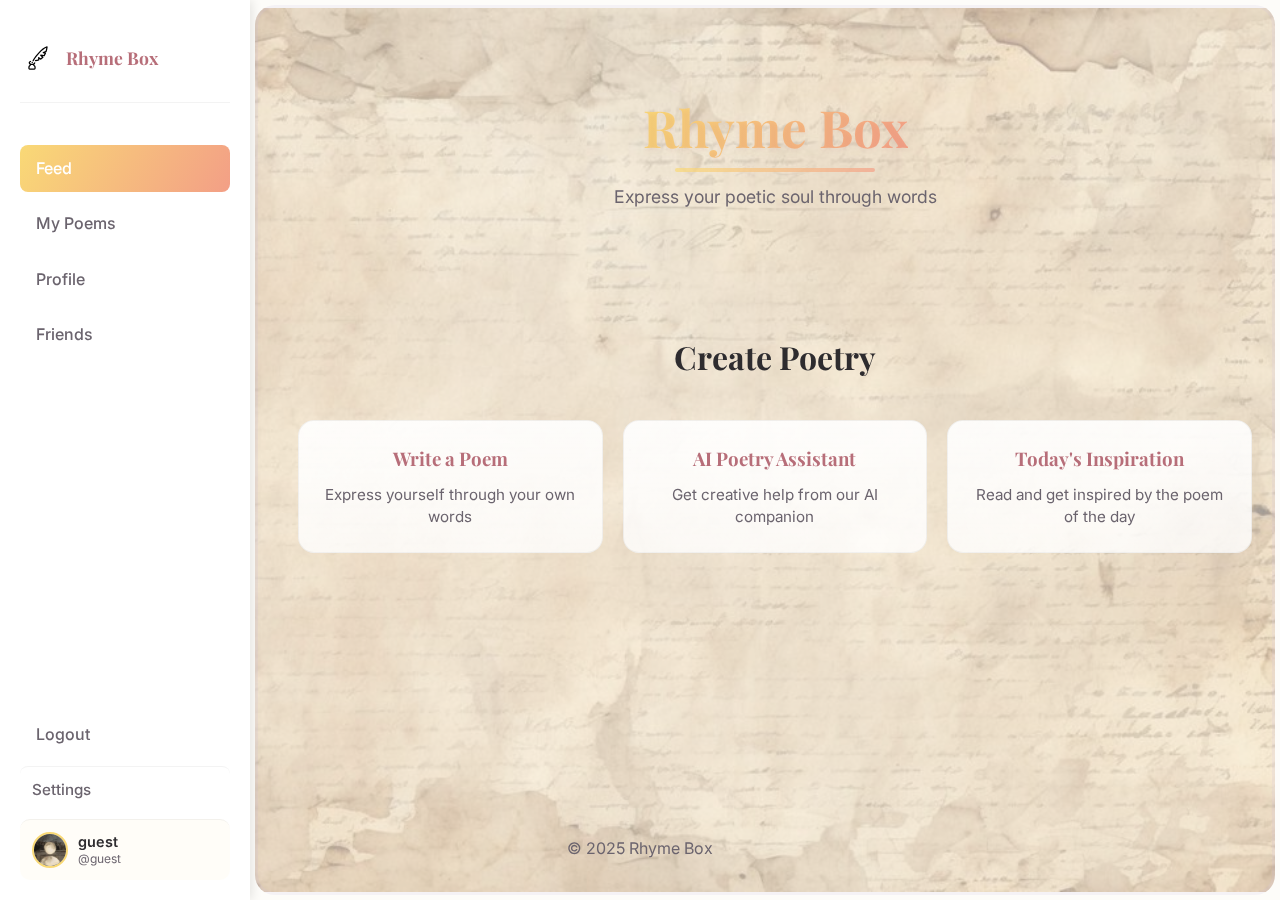
<file: index.html>
<!DOCTYPE html>
<html lang="en">
<head>
  <meta charset="utf-8" />
  <meta name="viewport" content="width=device-width,initial-scale=1" />
  <title>Rhyme Box</title>
  
  <!-- ✅ ADD FAVICON -->
  <link rel="icon" type="image/svg+xml" href="/frontend/src/assets/favicon.svg">
  <link rel="alternate icon" href="/frontend/src/assets/favicon.ico">
  
  <link rel="preconnect" href="https://fonts.googleapis.com">
  <link rel="preconnect" href="https://fonts.gstatic.com" crossorigin>
  <link href="https://fonts.googleapis.com/css2?family=Inter:wght@300;400;600&family=Playfair+Display:wght@400;700&family=Merriweather:wght@300;400&display=swap" rel="stylesheet">
  <link rel="stylesheet" href="/frontend/src/styles/style.css" />
  <link rel="stylesheet" href="/frontend/src/styles/index.css" />
</head>
<body class="index-page">
  <!-- Explicitly create navbar placeholder -->
  <div id="nav-placeholder"></div>
  
  <div class="page-wrapper">
    <main class="container">
      <header class="section-header">
        <h1 class="themed-title">Rhyme Box</h1>
        <p>Express your poetic soul through words</p>
      </header>

      <section class="write-panel">
        <h2>Create Poetry</h2>
        <div class="write-options">
          <a href="/write.html" class="write-option">
            <h3>Write a Poem</h3>
            <p>Express yourself through your own words</p>
          </a>
          <a href="/ai.html" class="write-option">
            <h3>AI Poetry Assistant</h3>
            <p>Get creative help from our AI companion</p>
          </a>
          <a href="/poem_of_the_day.html" class="write-option">
            <h3>Today's Inspiration</h3>
            <p>Read and get inspired by the poem of the day</p>
          </a>
        </div>
      </section>
    </main>
    <footer class="site-footer"><p>© 2025 Rhyme Box</p></footer>
  </div>
  
  <!-- ✅ Add data-prefetch before navbar -->
  <script src="/frontend/src/js/data-prefetch.js"></script>
  <script src="/frontend/src/js/navbar.js"></script>
</body>
</html>
</file>
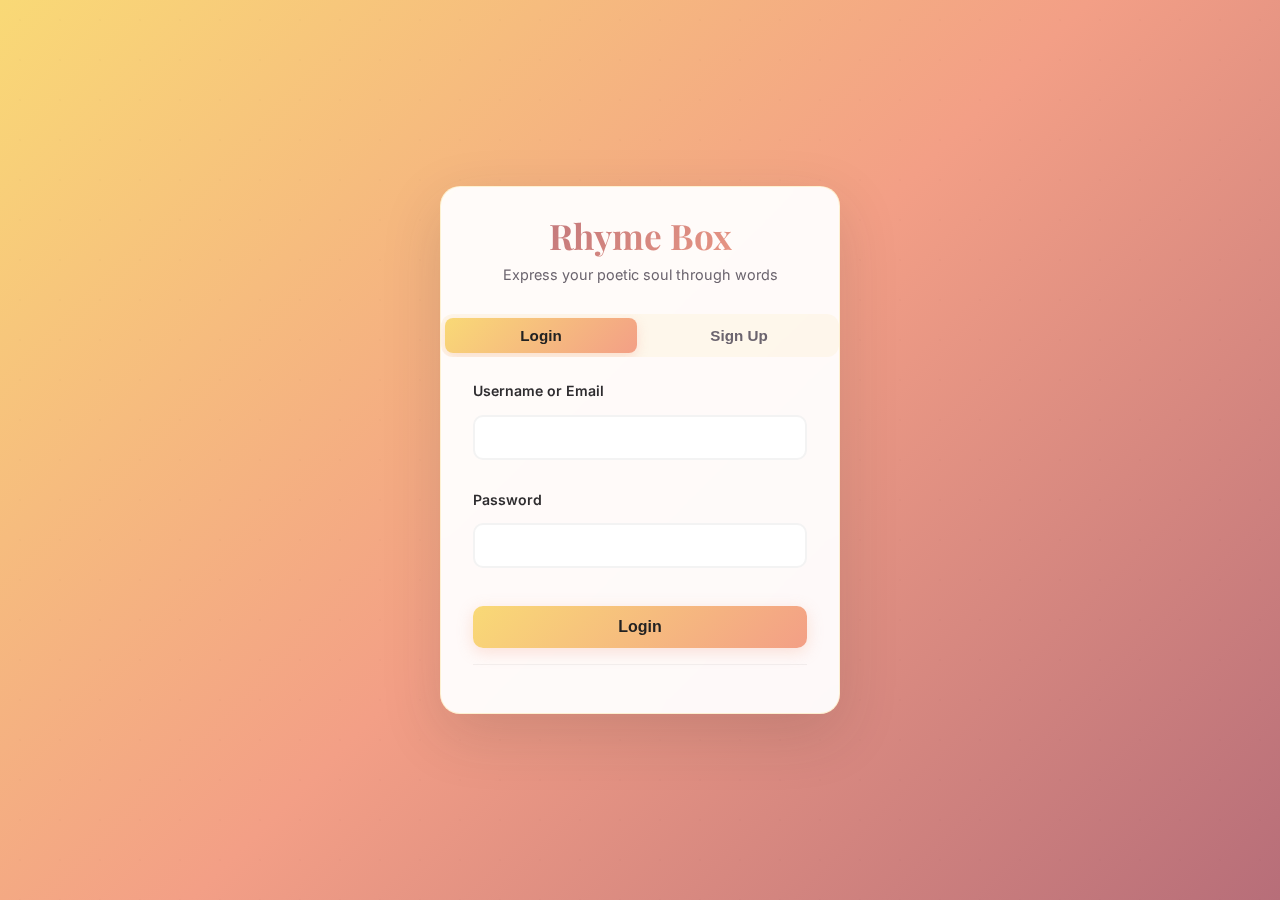
<file: frontend/src/pages/ai.html>
<!DOCTYPE html>
<html lang="en">
<head>
  <meta charset="utf-8" />
  <meta name="viewport" content="width=device-width,initial-scale=1" />
  <title>AI Poetry - Rhyme Box</title>
  <!-- ✅ ADD FAVICON -->
  <link rel="icon" type="image/svg+xml" href="/frontend/src/assets/favicon.svg">
  <link rel="alternate icon" href="/frontend/src/assets/favicon.ico">
  <link rel="stylesheet" href="/frontend/src/styles/style.css" />
  <link rel="stylesheet" href="/frontend/src/styles/ai.css" />
</head>
<body>
  <div id="nav-placeholder"></div>
  <main class="container" style="max-width: 1400px;">
    <section class="ai-section">
      <h2>AI Poem Generator</h2>
      <p>Enter a theme and let Rhyme Box's AI craft your poem</p>
      <form id="aiForm">
        <input type="text" id="theme" placeholder="e.g., Love in Autumn, The Ocean at Dawn, Memories of Home..." />
        <button class="btn" type="submit">Generate Poem</button>
      </form>
      
      <!-- ✅ Loading Screen with image -->
      <div id="loadingScreen" class="loading-screen" style="display:none;">
        <img src="/frontend/src/assets/loading-screen-1.jpg" alt="Generating your poem..." style="transition: opacity 0.3s ease;" />
        <p>Crafting your poem with AI magic...</p>
      </div>
      
      <div id="aiResult" class="generated-poem" style="display:none;">
        <h3>Generated Poem</h3>
        
        <!-- Editable Title Field -->
        <label for="generatedTitle" style="display: block; margin: 16px 0 8px; color: var(--ink); font-weight: 600;">Title</label>
        <input type="text" id="generatedTitle" style="width: 100%; padding: 12px; border: 1px solid var(--border); border-radius: 8px; font-size: 1.1rem; font-family: 'Playfair Display', serif; margin-bottom: 16px;" placeholder="Poem title...">
        
        <label for="aiOutput" style="display: block; margin: 16px 0 8px; color: var(--ink); font-weight: 600;">Content</label>
        <pre id="aiOutput" style="font-family: 'Merriweather', serif; white-space: pre-wrap; line-height: 1.8;"></pre>
        
        <button id="saveAiPoem" class="btn" style="margin-top: 20px;">Save to My Poems</button>
      </div>
    </section>
  </main>
  <script src="/frontend/src/js/data-prefetch.js"></script>
  <script src="/frontend/src/js/auth-guard.js"></script>
  <script src="/frontend/src/js/navbar.js"></script>
  <script src="/frontend/src/js/data.js"></script>
  <script src="/frontend/src/js/ai.js"></script>
</body>
</html>
</file>
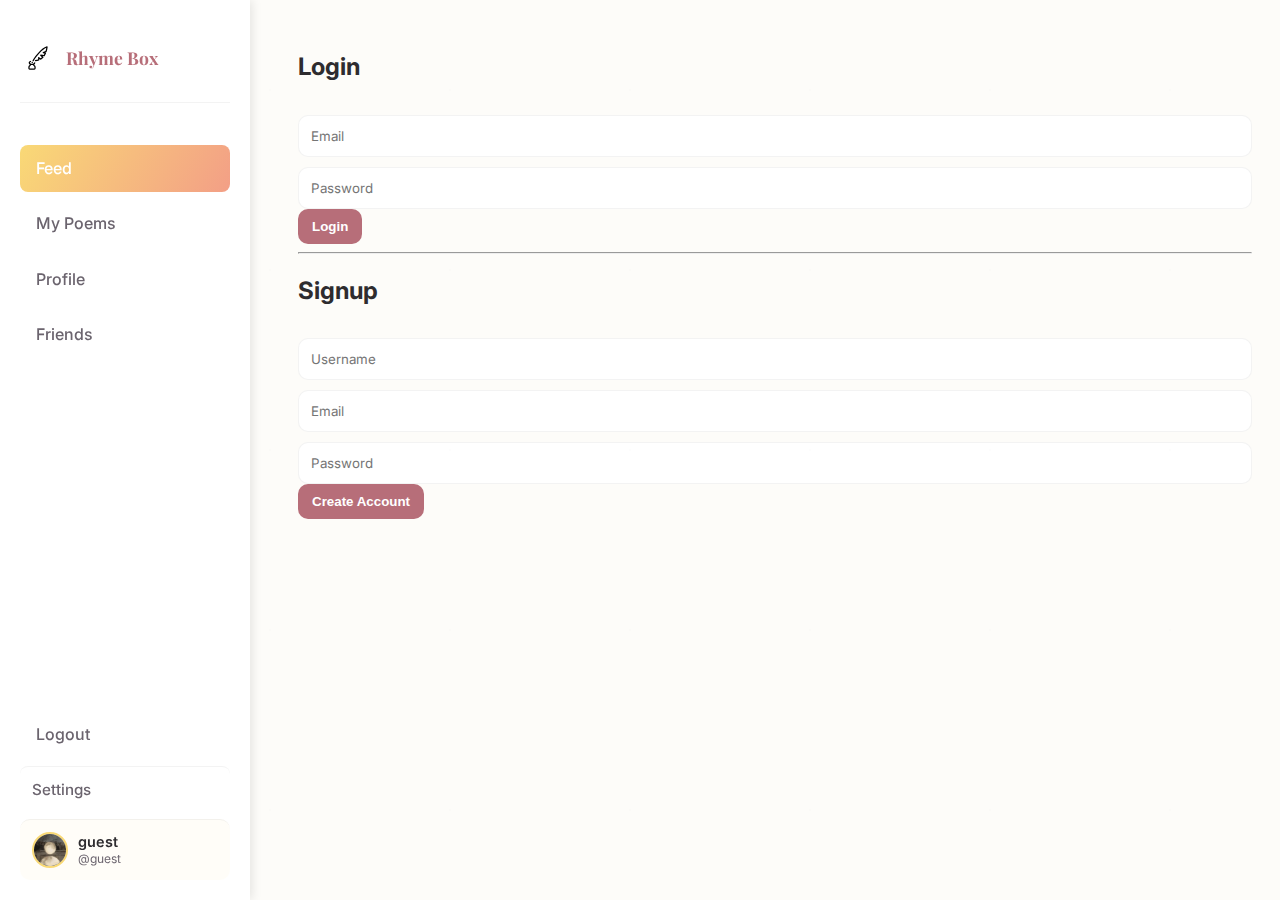
<file: frontend/src/pages/auth.html>
<!DOCTYPE html>
<html lang="en">
<head>
  <meta charset="utf-8"/>
  <meta name="viewport" content="width=device-width,initial-scale=1"/>
  <title>Auth</title>
  <link rel="stylesheet" href="/frontend/src/styles/style.css" />
</head>
<body>
  <div id="nav-placeholder"></div>
  <main class="container">
    <section class="auth">
      <h2>Login</h2>
      <form id="loginForm">
        <input id="loginEmail" placeholder="Email" type="email"/>
        <input id="loginPassword" placeholder="Password" type="password"/>
        <button class="btn" type="submit">Login</button>
      </form>
      <hr/>
      <h2>Signup</h2>
      <form id="signupForm">
        <input id="signupUsername" placeholder="Username"/>
        <input id="signupEmail" placeholder="Email" type="email"/>
        <input id="signupPassword" placeholder="Password" type="password"/>
        <button class="btn" type="submit">Create Account</button>
      </form>
    </section>
  </main>
  <script src="/frontend/src/js/navbar.js"></script>
  <script src="/frontend/src/js/data.js"></script>
  <script src="/frontend/src/js/auth.js"></script>
</body>
</html>
</file>
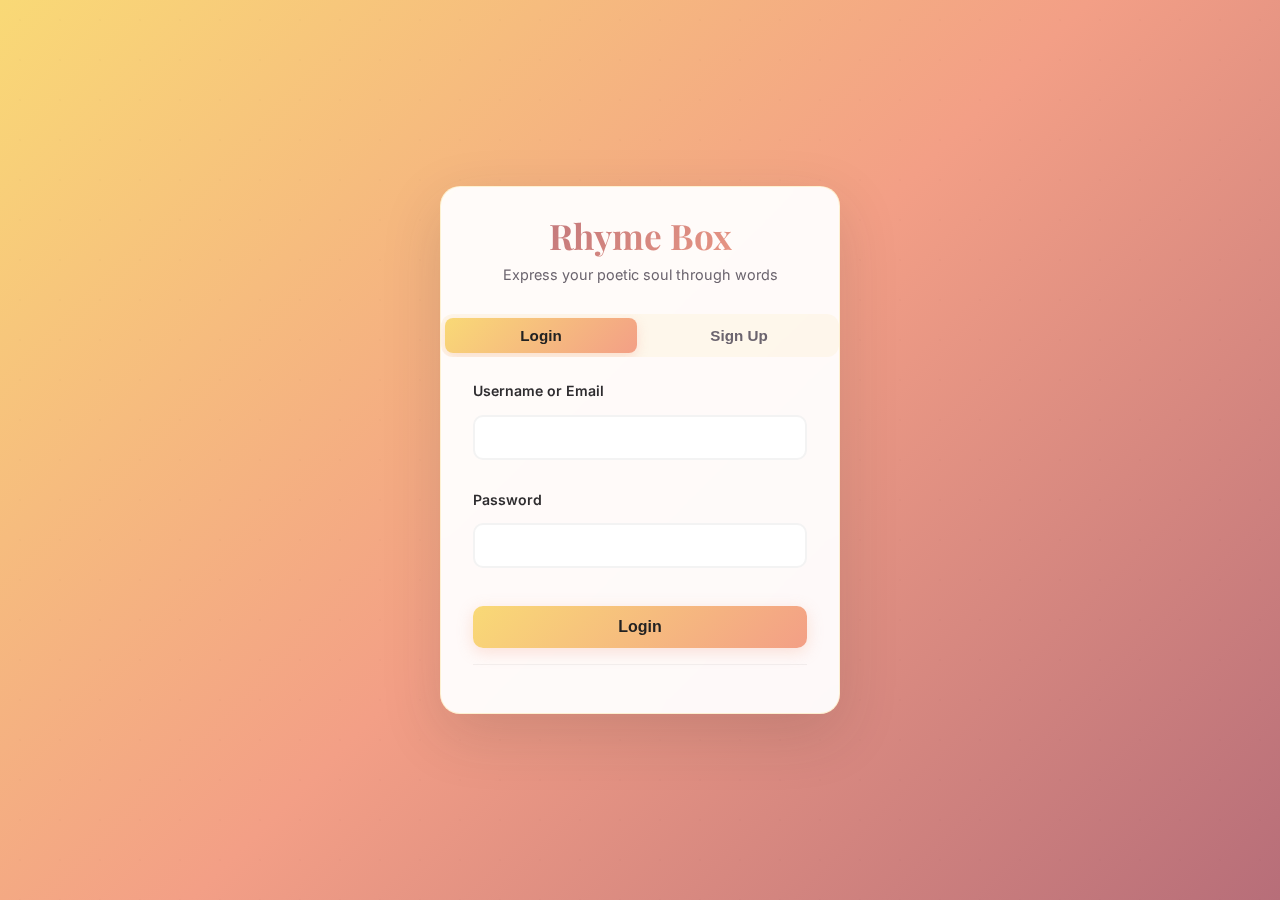
<file: frontend/src/pages/feed.html>
<!DOCTYPE html>
<html lang="en">
<head>
  <meta charset="utf-8" />
  <meta name="viewport" content="width=device-width,initial-scale=1" />
  <title>Feed - Rhyme Box</title>
  
  <!-- ✅ ADD FAVICON -->
  <link rel="icon" type="image/svg+xml" href="/frontend/src/assets/favicon.svg">
  <link rel="alternate icon" href="/frontend/src/assets/favicon.ico">
  
  <link rel="stylesheet" href="/frontend/src/styles/style.css" />
  <link rel="stylesheet" href="/frontend/src/styles/feed.css" />
</head>
<body>
  <div id="nav-placeholder"></div>
  
  <main class="container">
    <header class="section-header" style="padding: 40px 0 30px; position: relative;">
      <h1 style="font-family: 'Playfair Display', serif; font-size: 2.4rem; margin: 0; color: var(--ink);">Poetry Feed</h1>
      <p style="color: var(--muted); margin-top: 8px;">Discover poems from the Rhyme Box community</p>
      
      <!-- ✅ Filter button in top right corner -->
      <button id="filterByTagsBtn" class="btn" style="position: absolute; top: 40px; right: 0; padding: 12px 24px; display: flex; align-items: center; gap: 8px;">
        🏷️ Filter by Tags
      </button>
    </header>
    
    <div id="feed" class="poem-feed"></div>
  </main>
  
  <script src="/frontend/src/js/data-prefetch.js"></script>
  <script src="/frontend/src/js/auth-guard.js"></script>
  <script src="/frontend/src/js/navbar.js"></script>
  <script src="/frontend/src/js/data.js"></script>
  <script src="/frontend/src/js/feed.js"></script>
</body>
</html>
</file>
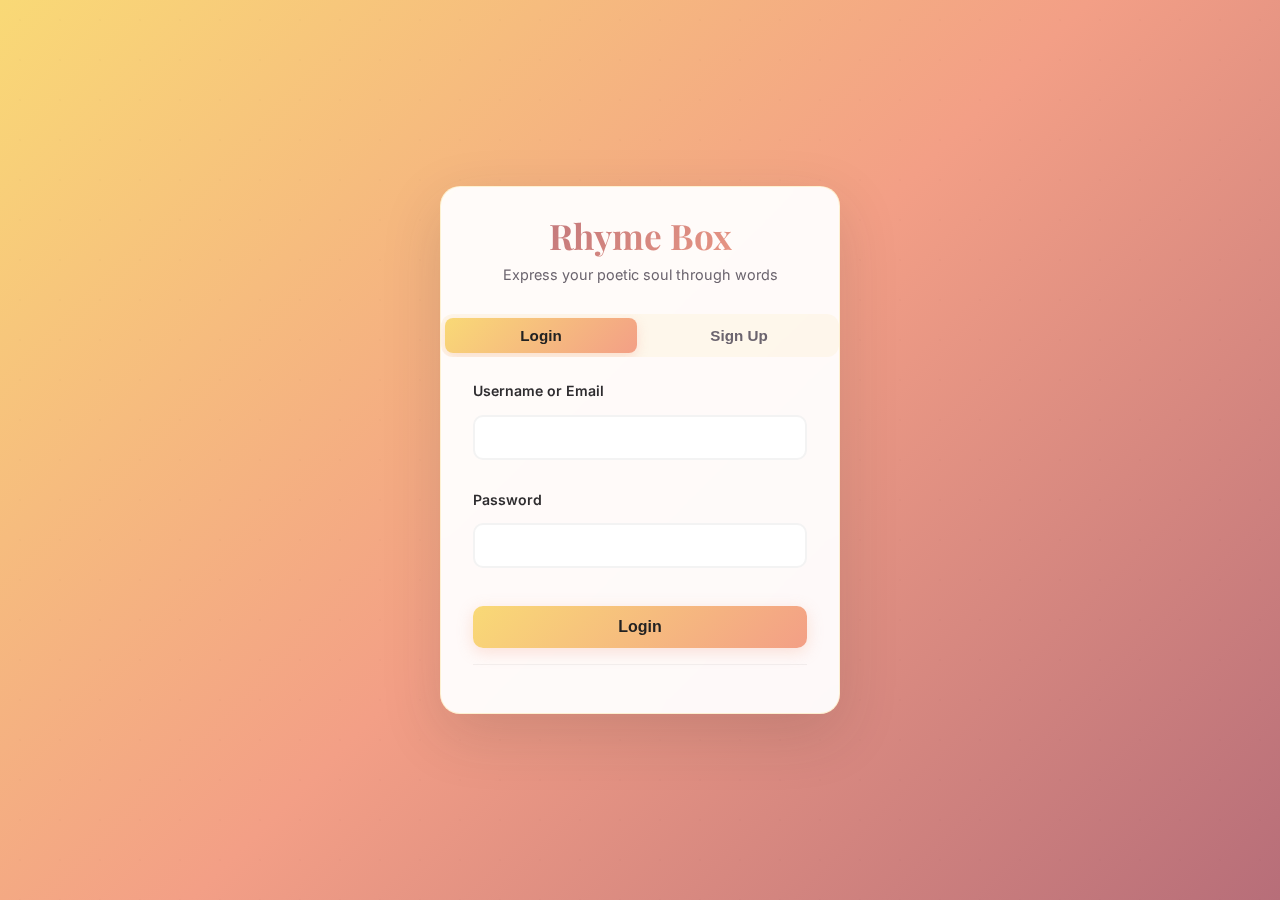
<file: frontend/src/pages/friends.html>
<!DOCTYPE html>
<html lang="en">
<head>
  <meta charset="utf-8"/>
  <meta name="viewport" content="width=device-width,initial-scale=1"/>
  <title>Friends - Rhyme Box</title>
  <!-- ✅ FAVICON WITH ABSOLUTE PATHS -->
  <link rel="icon" type="image/svg+xml" href="/frontend/src/assets/favicon.svg">
  <link rel="alternate icon" href="/frontend/src/assets/favicon.ico">
  <link rel="stylesheet" href="/frontend/src/styles/style.css" />
</head>
<body>
  <div id="nav-placeholder"></div>
  <main class="container">
    <h2>Friends</h2>
    
    <!-- ✅ REVERSED: My Friends → Requests → Search -->
    <div class="friends-tabs" style="display:flex;gap:16px;margin:24px 0;border-bottom:2px solid var(--border);">
      <button class="friends-tab active" data-tab="list" style="padding:12px 24px;background:none;border:none;border-bottom:3px solid var(--rosewood);color:var(--rosewood);font-weight:600;cursor:pointer;">
        My Friends
      </button>
      <button class="friends-tab" data-tab="requests" style="padding:12px 24px;background:none;border:none;border-bottom:3px solid transparent;color:var(--muted);font-weight:600;cursor:pointer;">
        Friend Requests
      </button>
      <button class="friends-tab" data-tab="search" style="padding:12px 24px;background:none;border:none;border-bottom:3px solid transparent;color:var(--muted);font-weight:600;cursor:pointer;">
        Search Friends
      </button>
    </div>
    
    <!-- ✅ My Friends List Section (shown by default) -->
    <div id="listSection" class="friends-section">
      <h3 style="margin-bottom:20px;">Your Friends</h3>
      <div id="friendsList"></div>
    </div>
    
    <!-- ✅ Friend Requests Section (hidden by default) -->
    <div id="requestsSection" class="friends-section" style="display:none;">
      <h3 style="margin-bottom:20px;">Pending Friend Requests</h3>
      <div id="friendRequests"></div>
    </div>
    
    <!-- ✅ Search Section (hidden by default) -->
    <div id="searchSection" class="friends-section" style="display:none;">
      <form id="searchForm">
        <div class="search-container">
          <input id="searchTag" placeholder="Search by username or name..." />
          <button class="btn" type="submit">Search</button>
        </div>
      </form>
      <div id="searchResults"></div>
    </div>
  </main>
  <script src="/frontend/src/js/data-prefetch.js"></script>
  <script src="/frontend/src/js/auth-guard.js"></script>
  <script src="/frontend/src/js/navbar.js"></script>
  <script src="/frontend/src/js/data.js"></script>
  <script src="/frontend/src/js/friends.js"></script>
</body>
</html>
</file>
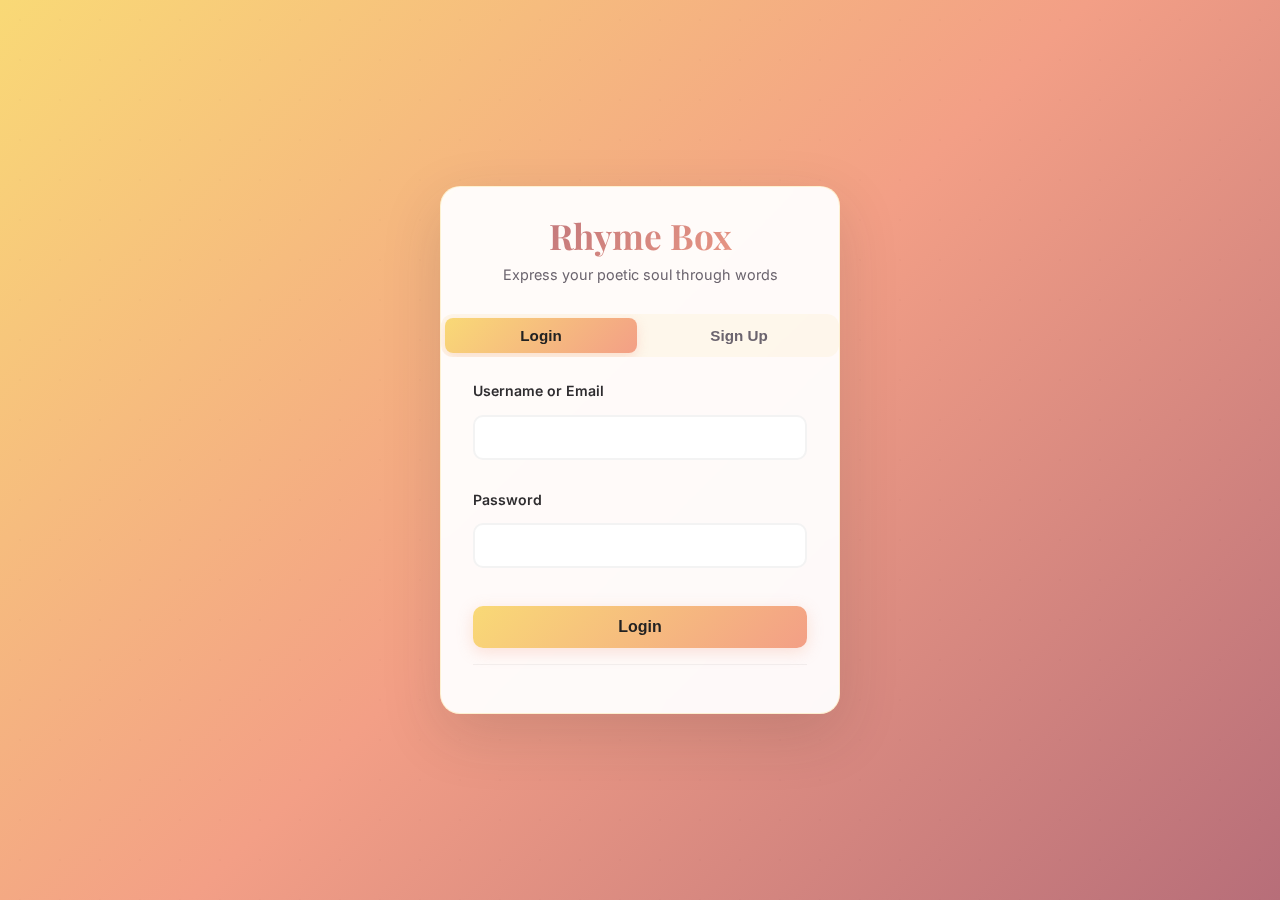
<file: frontend/src/pages/login.html>
<!DOCTYPE html>
<html lang="en">
<head>
  <meta charset="utf-8"/>
  <meta name="viewport" content="width=device-width,initial-scale=1"/>
  <title>Login - Rhyme Box</title>
  <!-- ✅ ADD FAVICON -->
  <link rel="icon" type="image/svg+xml" href="/frontend/src/assets/favicon.svg">
  <link rel="alternate icon" href="/frontend/src/assets/favicon.ico">
  <link rel="stylesheet" href="/frontend/src/styles/style.css" />
  <link rel="stylesheet" href="/frontend/src/styles/login.css" />
</head>
<body>
  <div class="login-container">
    <div class="login-header">
      <h1>Rhyme Box</h1>
      <p>Express your poetic soul through words</p>
    </div>
    
    <div class="auth-tabs">
      <button class="auth-tab active" data-tab="login">Login</button>
      <button class="auth-tab" data-tab="signup">Sign Up</button>
    </div>
    
    <!-- Login Form -->
    <form class="auth-form active" id="loginForm">
      <div class="form-group">
        <label for="loginUsername">Username or Email</label>
        <input type="text" id="loginUsername" name="username" required>
      </div>
      <div class="form-group">
        <label for="loginPassword">Password</label>
        <input type="password" id="loginPassword" name="password" required>
      </div>
      <button type="submit" class="submit-btn">Login</button>
      
      <!-- ✅ ADD: Forgot Password Link (shown after failed login) -->
      <div style="text-align:center;margin-top:16px;padding-top:12px;border-top:1px solid var(--border);">
        <a href="#" id="forgotPasswordLink" style="display:none;color:#7E57C2;font-size:0.95rem;text-decoration:none;font-weight:500;padding:8px 12px;border-radius:6px;background:rgba(126,87,194,0.05);">
          🔑 Forgot password?
        </a>
      </div>
    </form>
    
    <!-- ✅ ADD: Forgot Password Form -->
    <form class="auth-form" id="forgotPasswordForm" style="display:none;">
      <h3 style="text-align:center;margin:0 0 16px 0;color:var(--ink);">Reset Password</h3>
      <p style="color:var(--muted);text-align:center;margin-bottom:20px;font-size:0.9rem;">Enter your email address and we'll send you a reset link</p>
      <div class="form-group">
        <label for="resetEmail">Email Address</label>
        <input type="email" id="resetEmail" name="email" placeholder="your@email.com" required>
      </div>
      <button type="submit" class="submit-btn">Send Reset Link</button>
      <div style="text-align:center;margin-top:16px;">
        <a href="#" id="backToLoginLink" style="color:var(--lavender);font-size:0.9rem;text-decoration:none;font-weight:500;">← Back to login</a>
      </div>
    </form>
    
    <!-- Signup Form -->
    <form class="auth-form" id="signupForm">
      <div class="form-group">
        <label for="signupUsername">Username</label>
        <input type="text" id="signupUsername" name="username" placeholder="johndoe" required pattern="[a-zA-Z0-9_]+" title="Username: letters, numbers, underscore only">
      </div>
      <div class="form-group">
        <label for="signupEmail">Email</label>
        <input type="email" id="signupEmail" name="email" placeholder="john@example.com" required>
      </div>
      <div class="form-group">
        <label for="signupPassword">Password</label>
        <input type="password" id="signupPassword" name="password" required minlength="8">
        <div class="password-requirements">
          <ul>
            <li id="req-length">✓ 8+ characters</li>
            <li id="req-upper">✓ Uppercase letter</li>
            <li id="req-number">✓ Number</li>
            <li id="req-special">✓ Special character</li>
          </ul>
        </div>
      </div>
      <button type="submit" class="submit-btn">Create Account</button>
    </form>
  </div>
  
  <script src="/frontend/src/js/login.js"></script>
</body>
</html>
</file>
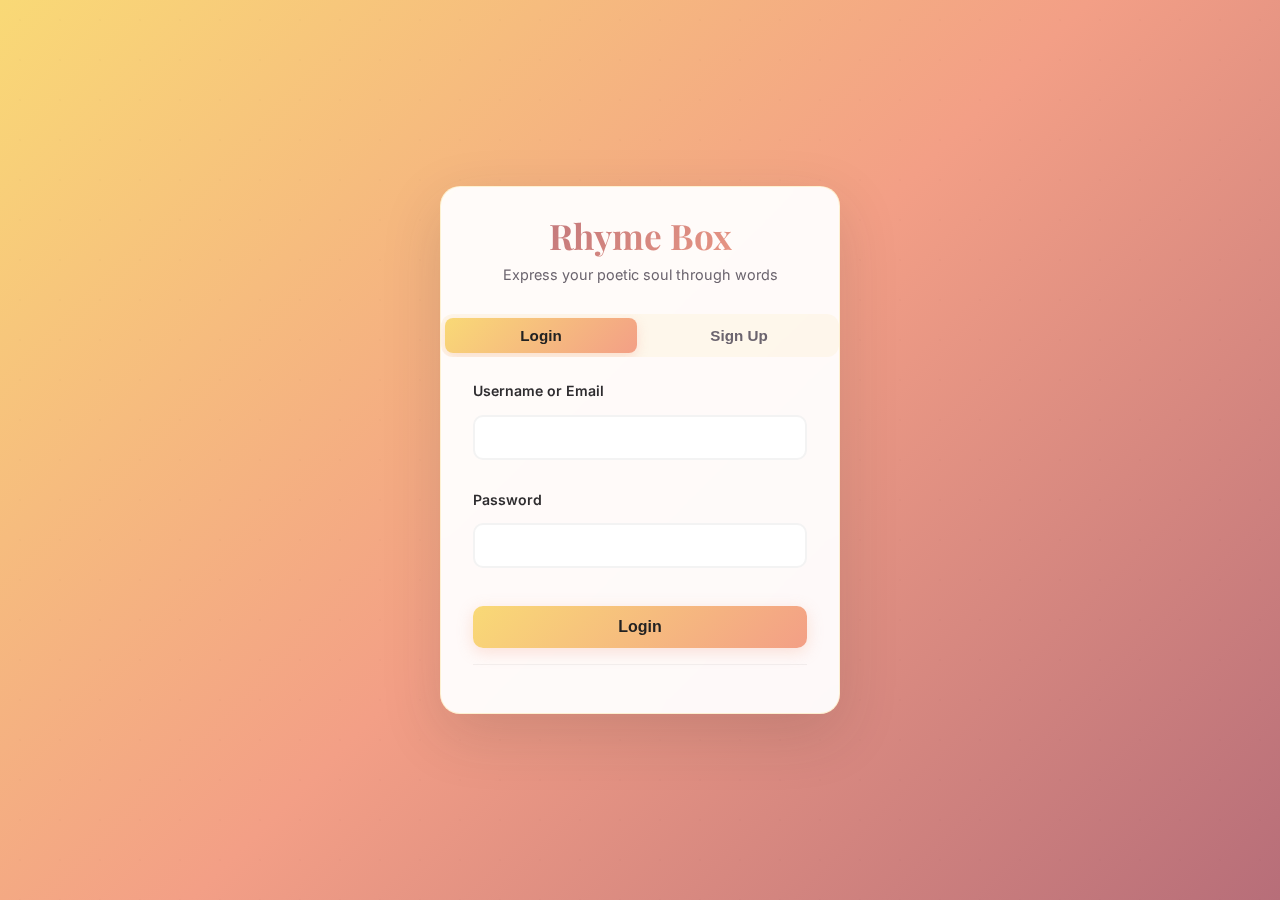
<file: frontend/src/pages/my_poems.html>
<!DOCTYPE html>
<html lang="en">
<head>
  <meta charset="utf-8"/>
  <meta name="viewport" content="width=device-width,initial-scale=1"/>
  <title>My Poems</title>
  <!-- ✅ ADD FAVICON -->
  <link rel="icon" type="image/svg+xml" href="/frontend/src/assets/favicon.svg">
  <link rel="alternate icon" href="/frontend/src/assets/favicon.ico">
  <link rel="stylesheet" href="/frontend/src/styles/style.css" />
  <link rel="stylesheet" href="/frontend/src/styles/my_poems.css" />
</head>
<body>
  <div id="nav-placeholder"></div>
  <main class="container">
    <h2>My Poems</h2>
    <div id="myPoemsList" class="poem-grid"></div>
  </main>
  <script src="/frontend/src/js/data-prefetch.js"></script>
  <script src="/frontend/src/js/auth-guard.js"></script>
  <script src="/frontend/src/js/navbar.js"></script>
  <script src="/frontend/src/js/data.js"></script>
  <script src="/frontend/src/js/my_poems.js"></script>
</body>
</html>
</file>
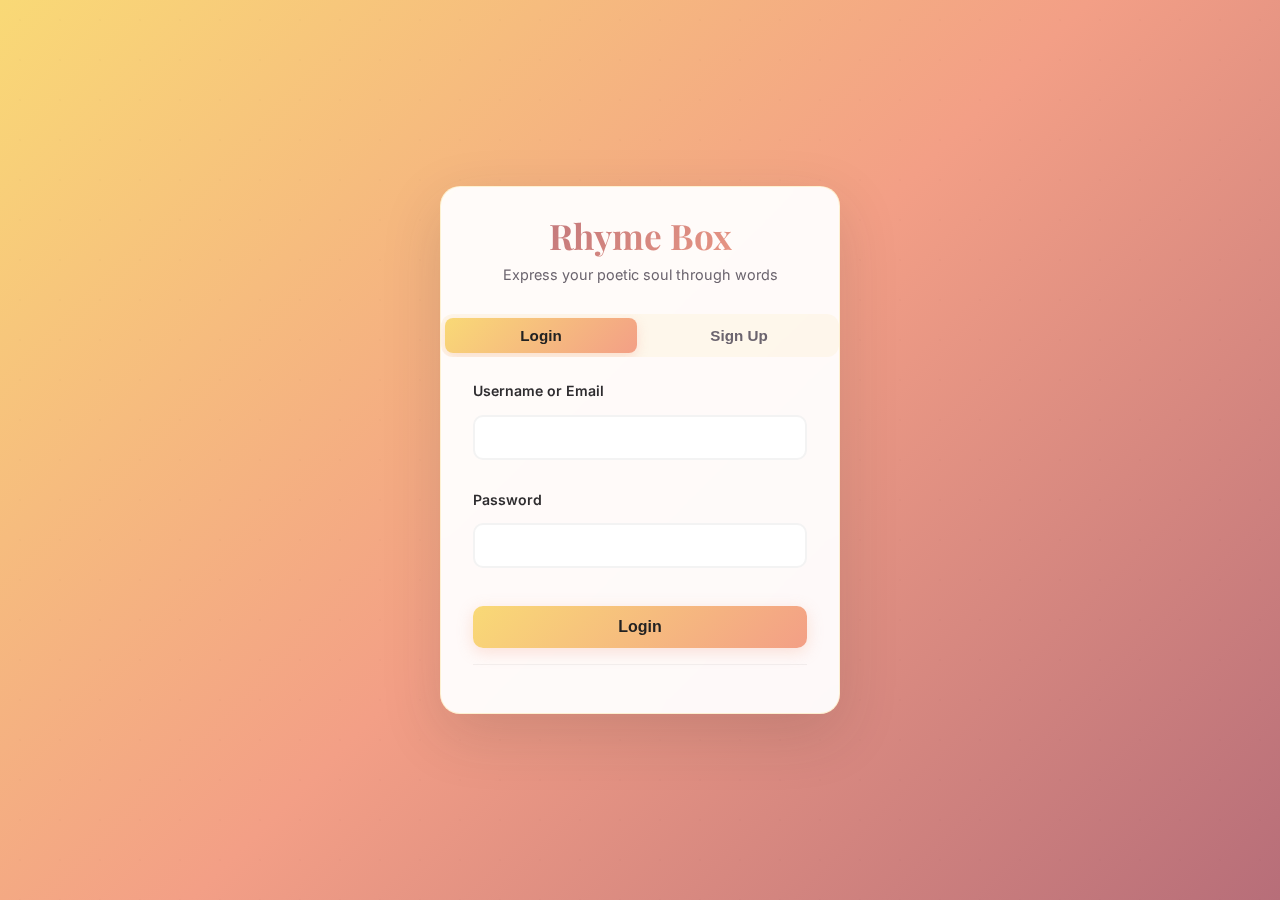
<file: frontend/src/pages/poem_of_the_day.html>
<!DOCTYPE html>
<html lang="en">
<head>
  <meta charset="utf-8"/>
  <meta name="viewport" content="width=device-width,initial-scale=1"/>
  <title>Poem of the Day - Rhyme Box</title>
  <!-- ✅ ADD FAVICON -->
  <link rel="icon" type="image/svg+xml" href="/frontend/src/assets/favicon.svg">
  <link rel="alternate icon" href="/frontend/src/assets/favicon.ico">
  <link rel="stylesheet" href="/frontend/src/styles/style.css" />
  <link rel="stylesheet" href="/frontend/src/styles/poem_of_the_day.css" />
</head>
<body>
  <div id="nav-placeholder"></div>
  <main class="container" style="max-width: 1400px;">
    <div class="daily-container">
      <h2>Poem of the Day</h2>
      <h4 id="dailyTheme">Theme: —</h4>
      <div class="generated-poem daily-poem">
        <pre id="dailyPoemText">Loading poem of the day...</pre>
      </div>
    </div>
  </main>
  <script src="/frontend/src/js/data-prefetch.js"></script>
  <script src="/frontend/src/js/auth-guard.js"></script> <!-- ✅ ADD THIS -->
  <script src="/frontend/src/js/navbar.js"></script>
  <script src="/frontend/src/js/data.js"></script>
  <script src="/frontend/src/js/daily.js"></script>
</body>
</html>
</file>
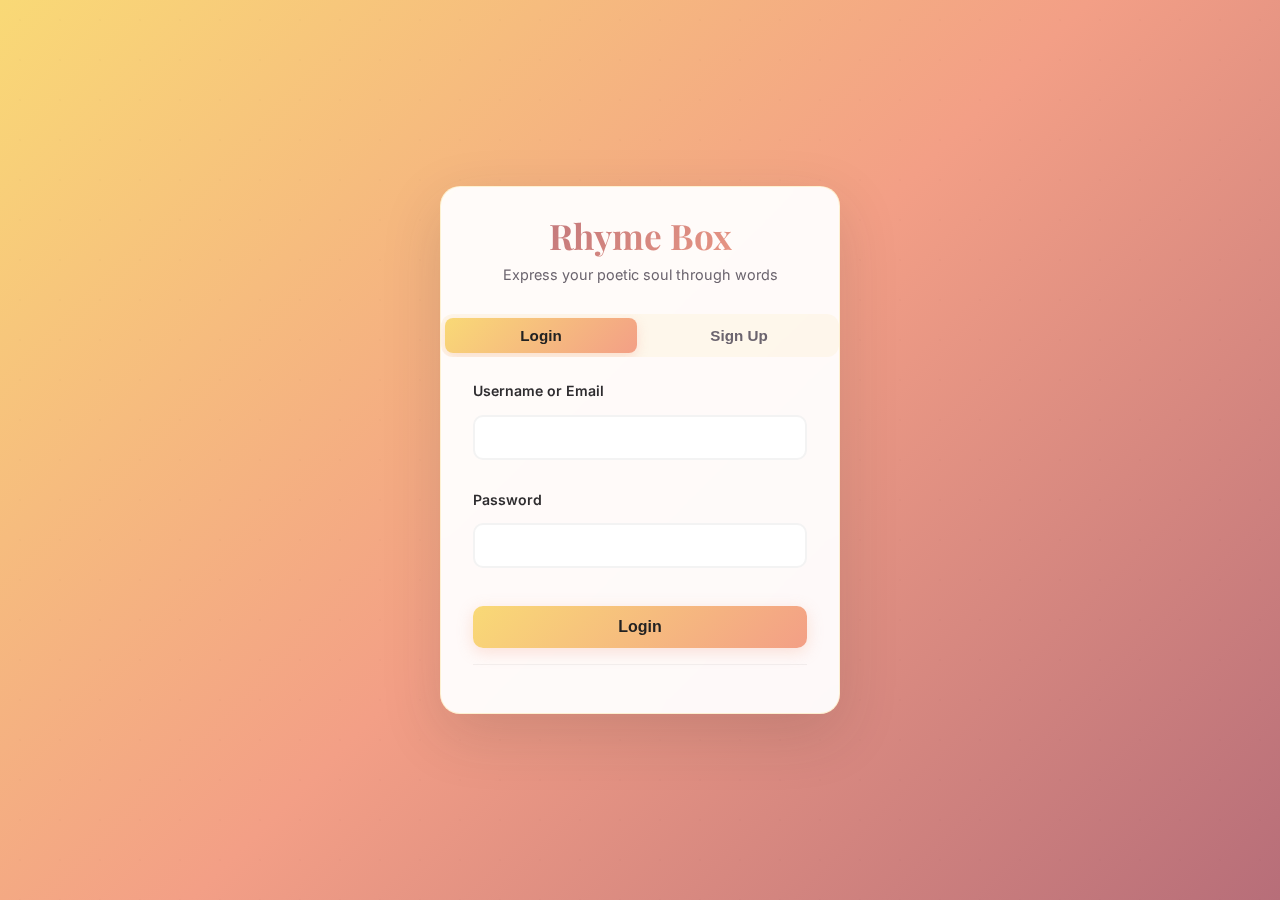
<file: frontend/src/pages/profile.html>
<!DOCTYPE html>
<html lang="en">
<head>
  <meta charset="utf-8"/>
  <meta name="viewport" content="width=device-width,initial-scale=1"/>
  <title>Profile - Rhyme Box</title>
  <!-- ✅ FAVICON WITH ABSOLUTE PATHS -->
  <link rel="icon" type="image/svg+xml" href="/frontend/src/assets/favicon.svg">
  <link rel="alternate icon" href="/frontend/src/assets/favicon.ico">
  <link rel="stylesheet" href="/frontend/src/styles/style.css" />
  <link rel="stylesheet" href="/frontend/src/styles/profile.css" />
</head>
<body>
  <div id="nav-placeholder"></div>

  <main class="profile">
    <!-- Banner + Profile Picture -->
    <div class="profile-banner-area">
      <img id="profileBanner" class="profile-banner-img" src="/frontend/src/assets/default_banner.png" alt="Profile Banner"/>
      <div class="profile-pic-area">
        <img id="profilePic" src="/frontend/src/assets/default_profile.png" alt="Profile"/>
      </div>
      <button class="edit-btn" id="editProfileBtn" type="button">Edit profile</button>
      <button class="save-btn-top" id="saveProfileBtnTop" type="button">Save Profile</button>
      <button class="cancel-btn-top" id="cancelProfileBtnTop" type="button">Cancel</button>
    </div>

    <section class="profile-main-area">
      <!-- View section -->
      <div id="profileViewSection">
        <div class="profile-info-stack">
          <h2 id="profileName" class="profile-name">Name</h2>
          <div class="profile-handle" id="profileHandle">@yourhandle</div>
          <p id="profileBio" class="profile-bio"></p>
        </div>
        <h3>Poems</h3>
        <div id="userPoems" class="poem-feed"></div>
      </div>

      <!-- Edit section -->
      <div class="profile-edit-area" id="profileEditSection" style="display:none;">
        <!-- Hidden file inputs -->
        <input id="profileBannerInputEdit" type="file" accept="image/*" hidden />
        <input id="profilePicInput" type="file" accept="image/*" hidden />

        <!-- Editable fields -->
        <label for="editNameInput" style="display:block;margin-bottom:8px;color:var(--muted);font-size:0.9rem;">Name</label>
        <input id="editNameInput" class="profile-name" placeholder="Your name..." maxlength="40" />
        
        <label for="editBioInput" style="display:block;margin:16px 0 8px;color:var(--muted);font-size:0.9rem;">Bio</label>
        <textarea id="editBioInput" class="profile-bio" maxlength="300" placeholder="Write something about yourself..."></textarea>

        <div class="edit-actions">
          <button class="btn" id="saveProfileBtn" type="button">Save</button>
          <button class="btn secondary" id="cancelEditBtn" type="button">Cancel</button>
        </div>
      </div>
    </section>
  </main>
  <script src="/frontend/src/js/data-prefetch.js"></script>
  <script src="/frontend/src/js/auth-guard.js"></script>
  <script src="/frontend/src/js/navbar.js"></script>
  <script src="/frontend/src/js/data.js"></script>
  <script src="/frontend/src/js/profile.js"></script>
</body>
</html>
</file>
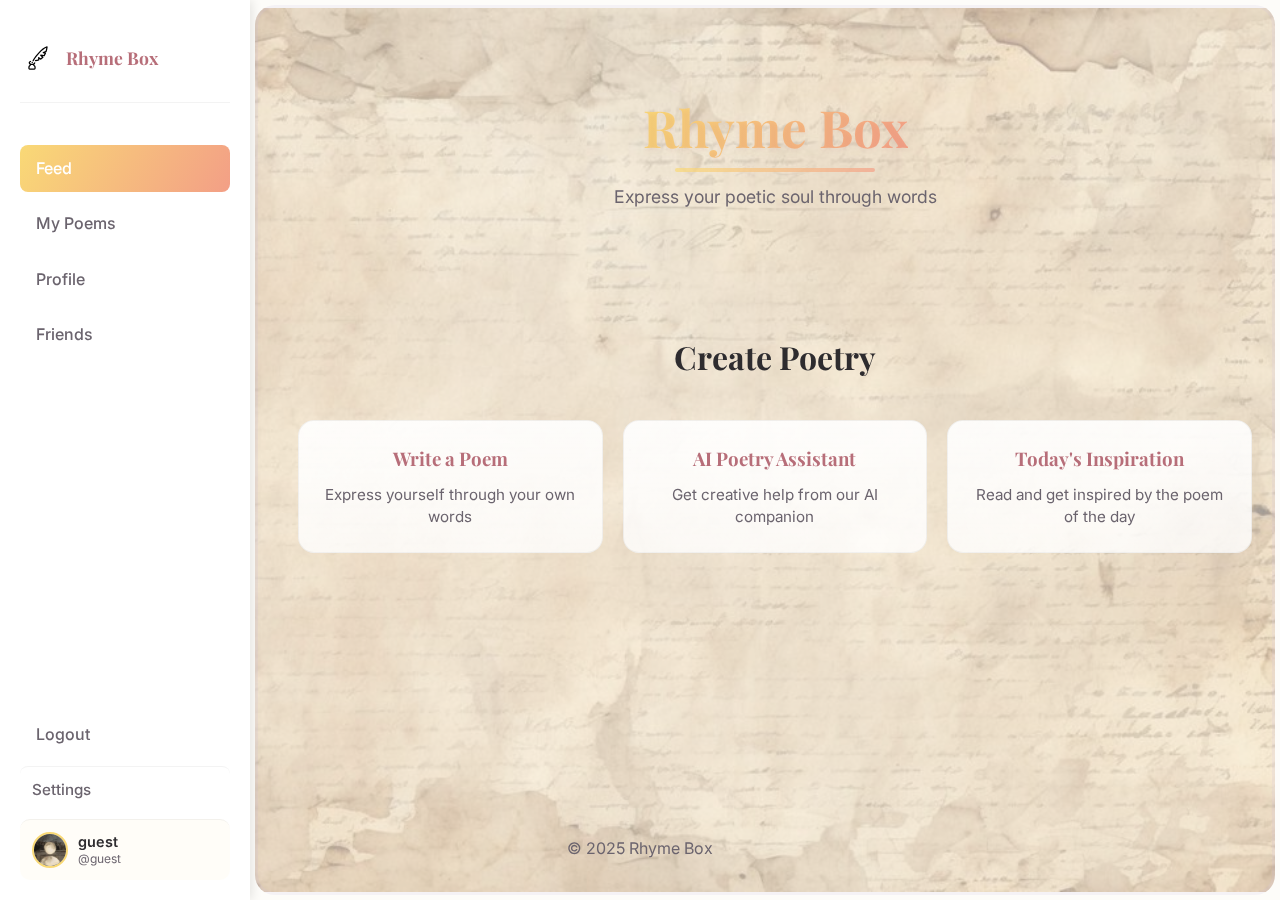
<file: frontend/src/pages/reset-password.html>
<!DOCTYPE html>
<html lang="en">
<head>
  <meta charset="utf-8"/>
  <meta name="viewport" content="width=device-width,initial-scale=1"/>
  <title>Reset Password - Rhyme Box</title>
  <!-- ✅ ADD FAVICON -->
  <link rel="icon" type="image/svg+xml" href="/frontend/src/assets/favicon.svg">
  <link rel="alternate icon" href="/frontend/src/assets/favicon.ico">
  <link rel="stylesheet" href="/frontend/src/styles/style.css" />
  <link rel="stylesheet" href="/frontend/src/styles/login.css" />
</head>
<body>
  <!-- ✅ Use same container styling as login page -->
  <div class="login-container">
    <div class="login-header">
      <h1>Rhyme Box</h1>
      <p>Reset Your Password</p>
    </div>
    
    <form class="auth-form active" id="resetPasswordForm">
      <p style="color:var(--muted);text-align:center;margin-bottom:20px;">Enter your new password below.</p>
      
      <div class="form-group">
        <label for="newPassword">New Password</label>
        <input type="password" id="newPassword" name="password" placeholder="Enter new password" required minlength="8">
        
        <div class="password-requirements">
          <ul>
            <li id="req-length">✓ At least 8 characters</li>
            <li id="req-upper">✓ One uppercase letter</li>
            <li id="req-number">✓ One number</li>
          </ul>
        </div>
      </div>
      
      <div class="form-group">
        <label for="confirmPassword">Confirm Password</label>
        <input type="password" id="confirmPassword" name="confirmPassword" placeholder="Re-enter password" required minlength="8">
      </div>
      
      <button type="submit" class="submit-btn">Reset Password</button>
      
      <div style="text-align:center;margin-top:20px;">
        <a href="/" style="color:var(--lavender);text-decoration:none;font-weight:500;">← Back to Home</a>
      </div>
    </form>
  </div>
  
  <script>
    // Get token from URL
    const urlParams = new URLSearchParams(window.location.search);
    const token = urlParams.get('token');
    
    if (!token) {
      alert('Invalid reset link. Please request a new password reset.');
      window.location.href = '/';
    }
    
    // Password validation UI
    const passwordInput = document.getElementById('newPassword');
    passwordInput.addEventListener('input', function() {
      const password = this.value;
      const reqLength = document.getElementById('req-length');
      const reqUpper = document.getElementById('req-upper');
      const reqNumber = document.getElementById('req-number');
      
      if (reqLength) reqLength.style.color = password.length >= 8 ? '#4CAF50' : 'var(--muted)';
      if (reqUpper) reqUpper.style.color = /[A-Z]/.test(password) ? '#4CAF50' : 'var(--muted)';
      if (reqNumber) reqNumber.style.color = /[0-9]/.test(password) ? '#4CAF50' : 'var(--muted)';
    });
    
    // Handle form submission
    document.getElementById('resetPasswordForm').addEventListener('submit', async (e) => {
      e.preventDefault();
      
      const password = document.getElementById('newPassword').value;
      const confirmPassword = document.getElementById('confirmPassword').value;
      
      if (password !== confirmPassword) {
        alert('❌ Passwords do not match');
        return;
      }
      
      const submitBtn = e.target.querySelector('button[type="submit"]');
      const originalText = submitBtn.textContent;
      submitBtn.disabled = true;
      submitBtn.textContent = 'Resetting...';
      
      try {
        const response = await fetch('/api/auth/reset-password', {
          method: 'POST',
          headers: { 'Content-Type': 'application/json' },
          body: JSON.stringify({
            token: token,
            new_password: password
          })
        });
        
        const result = await response.json();
        
        if (response.ok) {
          alert('✅ Password reset successfully! You can now login with your new password.');
          window.location.href = '/';
        } else {
          throw new Error(result.detail || 'Failed to reset password');
        }
      } catch (error) {
        console.error('Reset error:', error);
        alert('❌ ' + error.message);
        submitBtn.disabled = false;
        submitBtn.textContent = originalText;
      }
    });
  </script>
</body>
</html>
</file>
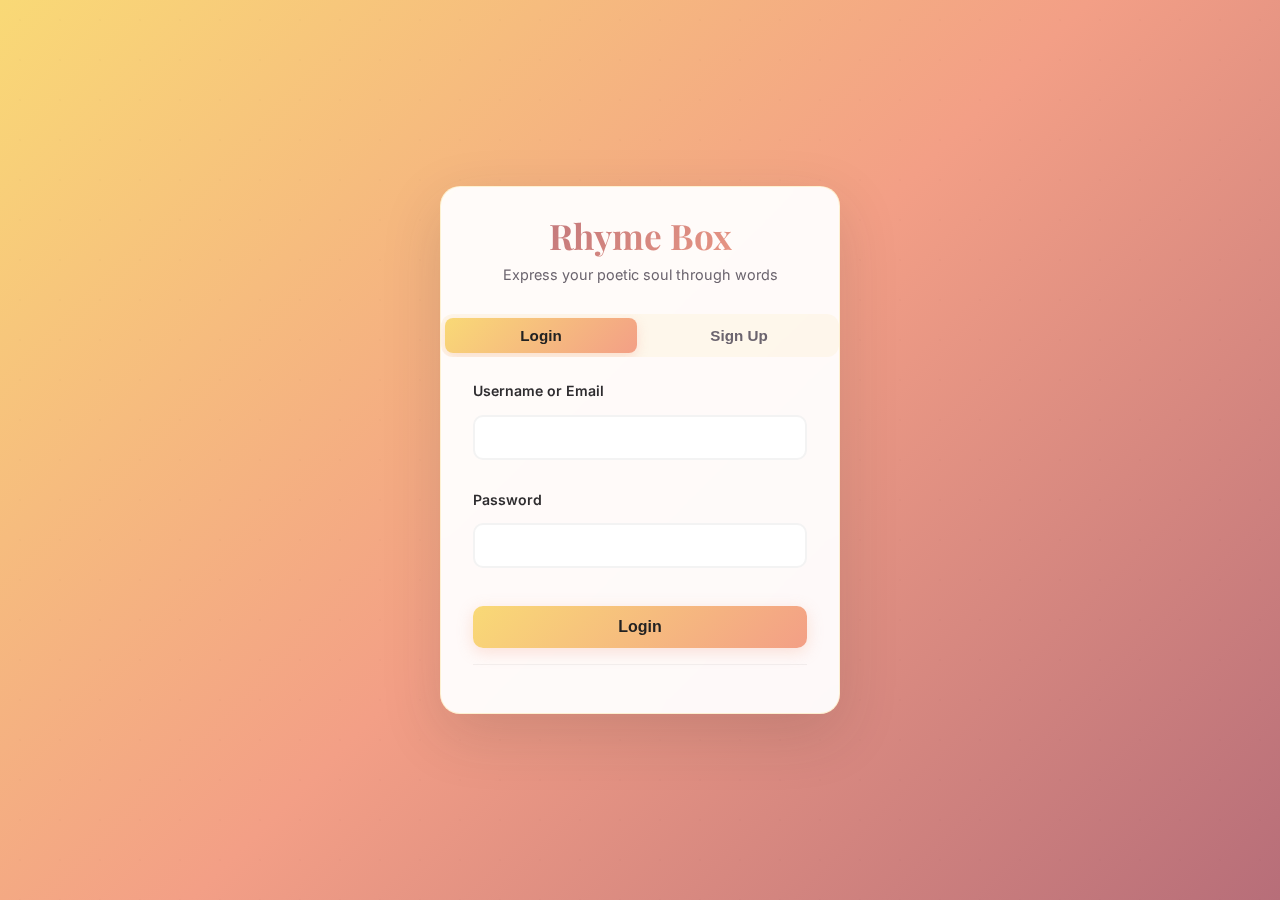
<file: frontend/src/pages/settings.html>
<!DOCTYPE html>
<html lang="en">
<head>
  <meta charset="utf-8"/>
  <meta name="viewport" content="width=device-width,initial-scale=1"/>
  <title>Settings - Rhyme Box</title>
  <!-- ✅ ADD FAVICON -->
  <link rel="icon" type="image/svg+xml" href="/frontend/src/assets/favicon.svg">
  <link rel="alternate icon" href="/frontend/src/assets/favicon.ico">
  <link rel="stylesheet" href="/frontend/src/styles/style.css" />
</head>
<body>
  <div id="nav-placeholder"></div>
  
  <main class="container">
    <h2>Settings</h2>
    
    <!-- Account Settings -->
    <section class="settings-section">
      <h3>🔐 Account Security</h3>
      
      <div class="settings-card">
        <h4>Change Password</h4>
        <form id="changePasswordForm">
          <input type="password" id="currentPassword" placeholder="Current Password" required>
          <input type="password" id="newPassword" placeholder="New Password" required>
          <input type="password" id="confirmPassword" placeholder="Confirm New Password" required>
          <button type="submit" class="btn">Update Password</button>
        </form>
      </div>
      
      <div class="settings-card">
        <h4>Change Email</h4>
        <form id="changeEmailForm">
          <input type="email" id="newEmail" placeholder="New Email Address" required>
          <input type="password" id="emailChangePassword" placeholder="Confirm Password" required>
          <button type="submit" class="btn">Update Email</button>
        </form>
      </div>
    </section>
  </main>
  
  <script src="/frontend/src/js/data-prefetch.js"></script>
  <script src="/frontend/src/js/auth-guard.js"></script>
  <script src="/frontend/src/js/navbar.js"></script>
  <script src="/frontend/src/js/settings.js"></script>
</body>
</html>
</file>
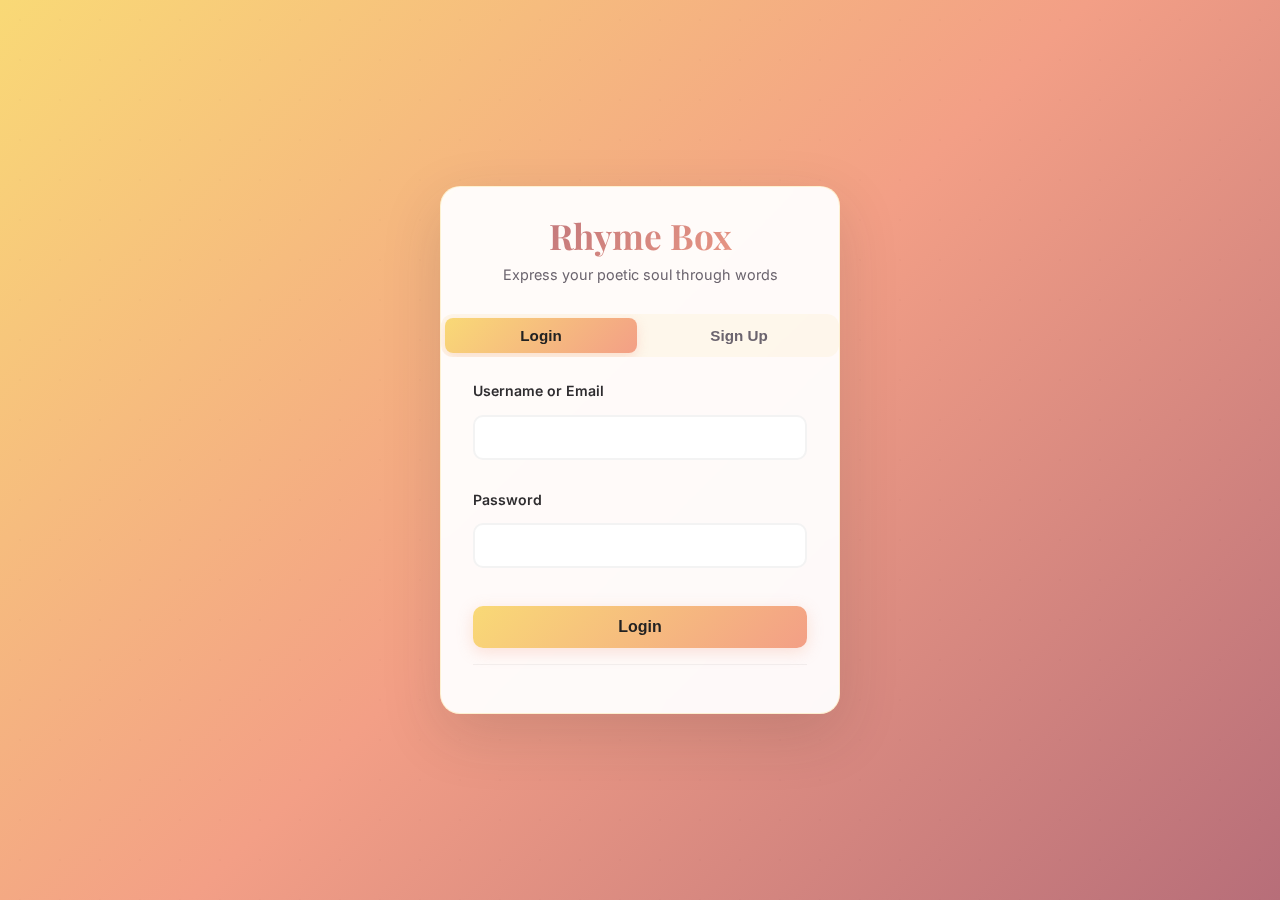
<file: frontend/src/pages/user_profile.html>
<!DOCTYPE html>
<html lang="en">
<head>
  <meta charset="utf-8"/>
  <meta name="viewport" content="width=device-width,initial-scale=1"/>
  <title>User Profile - Rhyme Box</title>
  <link rel="icon" type="image/svg+xml" href="/frontend/src/assets/favicon.svg">
  <link rel="alternate icon" href="/frontend/src/assets/favicon.ico">
  <link rel="stylesheet" href="/frontend/src/styles/style.css" />
  <link rel="stylesheet" href="/frontend/src/styles/profile.css" />
  <link rel="stylesheet" href="/frontend/src/styles/chat.css" />
</head>
<body>
  <!-- Content will be dynamically injected by user_profile.js -->
  
  <script src="/frontend/src/js/data-prefetch.js"></script>
  <script src="/frontend/src/js/auth-guard.js"></script>
  <script src="/frontend/src/js/user_profile.js"></script>
</body>
</html>
</file>
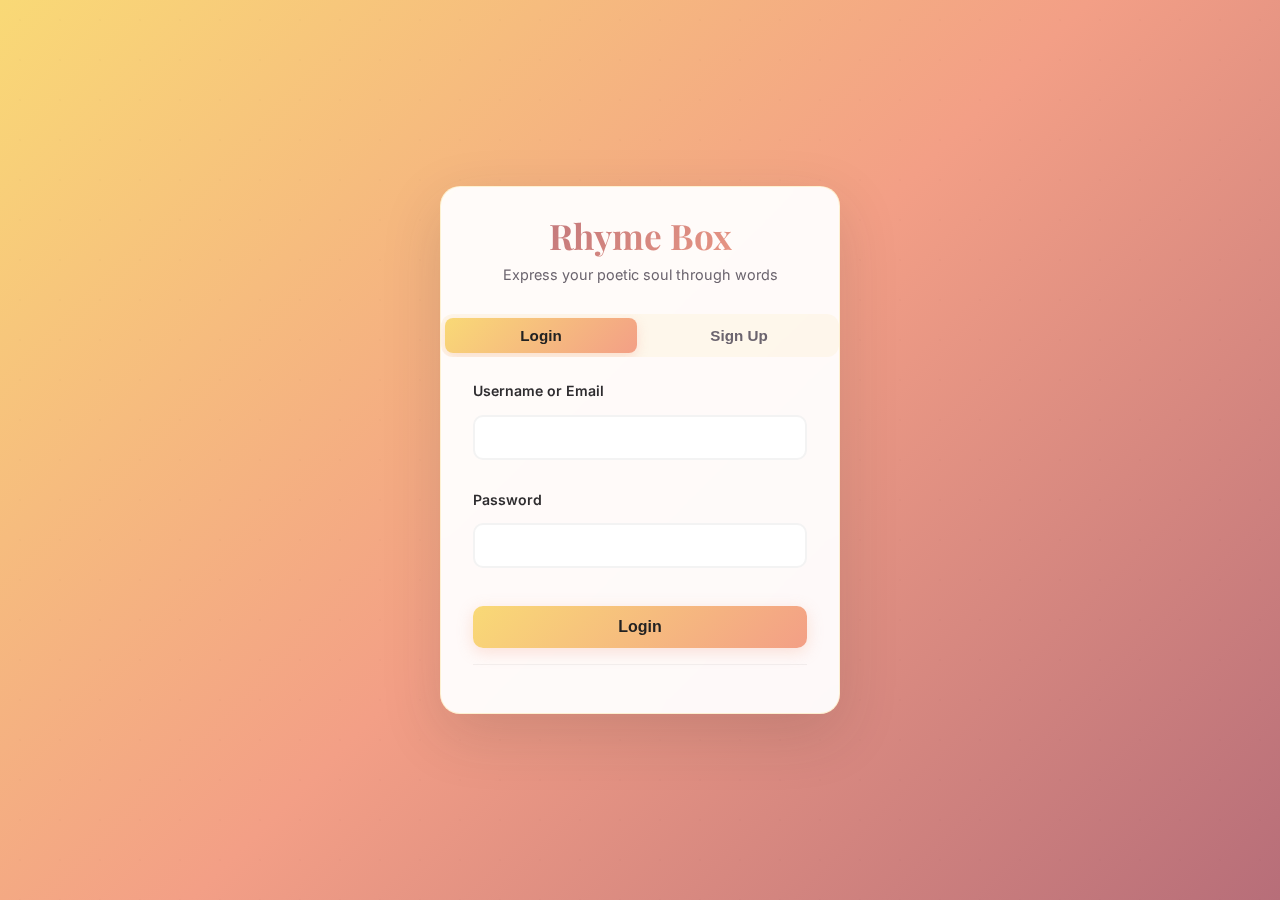
<file: frontend/src/pages/write.html>
<!DOCTYPE html>
<html lang="en">
<head>
  <meta charset="utf-8" />
  <meta name="viewport" content="width=device-width,initial-scale=1" />
  <title>Write - Rhyme Box</title>
  <!-- ✅ ADD FAVICON -->
  <link rel="icon" type="image/svg+xml" href="/frontend/src/assets/favicon.svg">
  <link rel="alternate icon" href="/frontend/src/assets/favicon.ico">
  <link rel="stylesheet" href="/frontend/src/styles/style.css" />
  <link rel="stylesheet" href="/frontend/src/styles/write.css" />
</head>
<body>
  <div id="nav-placeholder"></div>
  <main class="container" style="max-width: 1400px;">
    <section class="write-section">
      <h2>Write Your Poem</h2>
      <form id="writeForm">
        <label for="title">Title</label>
        <input type="text" id="title" placeholder="Enter a title for your poem..." />
        
        <label for="poem">Your Poem</label>
        <textarea id="poem" placeholder="Let your words flow...&#10;&#10;Start writing your poem here."></textarea>
        
        <div style="display: flex; gap: 20px; align-items: center; margin-top: 24px;">
          <label style="display: flex; align-items: center; gap: 8px; margin: 0;">
            <input type="checkbox" id="is_public" checked style="width: auto; margin: 0;" />
            <span>Make this poem public</span>
          </label>
          <button class="btn" type="submit" style="margin-left: auto; padding: 14px 32px; font-size: 1.1rem;">Save Poem</button>
        </div>
      </form>
    </section>
  </main>
  <script src="/frontend/src/js/data-prefetch.js"></script>
  <script src="/frontend/src/js/auth-guard.js"></script>
  <script src="/frontend/src/js/navbar.js"></script>
  <script src="/frontend/src/js/data.js"></script>
  <script src="/frontend/src/js/write.js"></script>
</body>
</html>
</file>
<file: frontend/src/styles/style.css>
/* Whispers of Ink theme - "soft, minimal, emotionally immersive" */

/* Import fonts */
@import url('https://fonts.googleapis.com/css2?family=Inter:wght@300;400;600&family=Playfair+Display:wght@400;700&family=Merriweather:wght@300;400&display=swap');

:root {
  /* Color palette: Whispers of Ink (Default & Only Theme) */
  --bg: #FDFCF9; /* off-white parchment */
  --accent-start: #F9D976;
  --accent-end: #F39F86;
  --accent-gradient: linear-gradient(120deg, var(--accent-start), var(--accent-end));
  --ink: #2E2C2F; /* primary text */
  --muted: #6B646E; /* secondary text */
  --rosewood: #B76E79;
  --lavender: #7E57C2;
  --tech-accent-1: #C5CAE9;
  --tech-accent-2: #D1C4E9;
  --card-bg: rgba(255,255,255,0.8);
  --border: rgba(46,44,47,0.06);
  --glass: rgba(255,255,255,0.6);
  --soft-shadow: 0 8px 30px rgba(46,44,47,0.06);
  --page-pad: 28px;
}

/* Base layout */
* { box-sizing: border-box; }
html,body { height:100%; }
html {
  overflow-x: hidden; /* Remove horizontal scrollbar */
}
body {
  margin:0;
  font-family: 'Inter', system-ui, -apple-system, 'Segoe UI', Roboto, 'Helvetica Neue', Arial;
  color: var(--ink);
  background: var(--bg);
  -webkit-font-smoothing:antialiased;
  -moz-osx-font-smoothing:grayscale;
  line-height:1.45;
  transition: background .35s ease, color .25s ease;
  overflow-x: hidden; /* Remove horizontal scrollbar */
  overflow-y: auto; /* Keep vertical scrollbar */
}

/* Subtle parchment texture & floating motes using pseudo-element */
body::before{
  content: "";
  position: fixed;
  inset: 0;
  pointer-events: none;
  background-image: radial-gradient(rgba(0,0,0,0.02) 1px, transparent 1px);
  background-size: 180px 180px;
  opacity: 0.35;
  mix-blend-mode: multiply;
  transform: translateZ(0);
  animation: subtleDrift 18s linear infinite;
}
@keyframes subtleDrift {
  0% { transform: translateY(0) scale(1); opacity:0.35; }
  50%{ transform: translateY(-8px) scale(1.01); opacity:0.38; }
  100%{ transform: translateY(0) scale(1); opacity:0.35; }
}

/* Page wrapper for sticky footer */
.page-wrapper {
  min-height: 100vh;
  display: flex;
  flex-direction: column;
  justify-content: space-between;
}

/* Adjust container to work with flex layout */
.container {
  flex: 1;
  margin: 0 auto;
  padding: 30px var(--page-pad);
  max-width: 1080px;
  display: flex;
  flex-direction: column;
}

/* Navigation */
.nav {
  display:flex;
  justify-content:space-between;
  align-items:center;
  padding:12px 18px;
  background: linear-gradient(180deg, rgba(255,255,255,0.6), rgba(255,255,255,0.35));
  backdrop-filter: blur(6px);
  border-bottom: 1px solid var(--border);
  border-radius: 10px;
  box-shadow: 0 4px 18px rgba(46,44,47,0.04);
  margin: 10px var(--page-pad);
}
.nav .brand {
  font-family: 'Playfair Display', serif;
  color: var(--rosewood);
  font-size: 1.5rem;
  letter-spacing: .6px;
}
.nav .links {
  display:flex;
  align-items:center;
  gap: 12px;
}
.nav .links a {
  text-decoration:none;
  color: var(--muted);
  padding:8px 10px;
  border-radius:8px;
  font-weight:500;
  transition: color .22s ease, background .22s ease, transform .12s ease;
}
.nav .links a:hover {
  color: var(--ink);
  background: rgba(126,87,194,0.06);
  transform: translateY(-2px);
}

/* Hero */
.hero {
  text-align:center;
  padding:46px 12px;
  margin: 0 0 18px 0;
}
.hero h1 {
  font-family: 'Playfair Display', serif;
  font-size: 2.6rem;
  margin:0;
  color: var(--ink);
  letter-spacing:.4px;
}
.hero p {
  color: var(--muted);
  margin-top:8px;
  font-size:1.05rem;
}

/* Hero actions with accent gradient */
.hero .hero-actions a.btn {
  margin:12px 8px 0 8px;
  display:inline-block;
  padding:10px 14px;
  border-radius:12px;
  font-weight:600;
  background: var(--accent-gradient);
  color: #222;
  box-shadow: 0 6px 20px rgba(243,159,134,0.12);
  transition: transform .18s ease, box-shadow .18s ease;
}
.hero .hero-actions a.btn:hover { transform: translateY(-3px); box-shadow: 0 10px 30px rgba(243,159,134,0.14); }
.hero .hero-actions a.btn.outline {
  background:transparent;
  color: var(--lavender);
  border: 1px solid rgba(126,87,194,0.08);
}

/* Poem feed grid */
.poem-feed {
  display: flex;
  flex-direction: column;
  gap: 24px;
  padding: 18px 0;
  max-width: 700px;
}

/* Poem card: glowing panel with soft gradient and subtle vignette */
.poem-card {
  background: linear-gradient(180deg, rgba(255,255,255,0.85), rgba(255,255,255,0.78));
  border-radius: 14px;
  padding: 18px;
  border: 1px solid var(--border);
  box-shadow: 0 10px 30px rgba(46,44,47,0.04);
  position: relative;
  overflow: hidden;
  transition: transform .22s cubic-bezier(.2,.9,.25,1), box-shadow .22s ease;
  width: 100%;
  max-width: 700px;
}
/* Subtle glowing gradient behind content */
.poem-card::after {
  content: "";
  position:absolute;
  inset: -40% -20% -40% -20%;
  background: radial-gradient(closest-side, rgba(243,159,134,0.12), transparent 40%);
  transform: rotate(-12deg);
  pointer-events:none;
  opacity:0.9;
  mix-blend-mode: multiply;
}

/* Title & content */
.poem-card h3 {
  font-family: 'Playfair Display', serif;
  margin:0 0 8px 0;
  font-size:1.12rem;
  color: var(--ink);
}
.poem-card p {
  font-family: 'Merriweather', serif;
  margin:0 0 12px 0;
  color: var(--muted);
  white-space:pre-wrap;
  line-height:1.6;
  font-size:0.98rem;
}

/* Poem metadata */
.poem-card small {
  color: var(--muted);
  font-size:0.85rem;
}

/* Write / AI / panels */
.write-section, .ai-section {
  background: rgba(255,255,255,0.9);
  padding:18px;
  border-radius:14px;
  border:1px solid var(--border);
  max-width:900px;
  margin:22px auto;
  box-shadow: var(--soft-shadow);
}
.input, input, textarea {
  width:100%;
  padding:12px;
  border-radius:10px;
  border:1px solid rgba(46,44,47,0.06);
  background: #fff;
  resize:vertical;
  font-family: 'Inter', sans-serif;
  margin-top:10px;
}
label { display:block; margin-top:10px; color:var(--muted); }

/* Buttons with two accent variations */
.btn {
  display:inline-block;
  padding:10px 14px;
  border-radius:10px;
  border:none;
  cursor:pointer;
  font-weight:600;
  color:#fff;
  background: var(--rosewood);
  transition: transform .15s ease, box-shadow .15s ease;
}
.btn:hover { transform: translateY(-3px); box-shadow: 0 10px 24px rgba(183,110,121,0.12); }
.btn.secondary { background: var(--lavender); box-shadow: 0 8px 20px rgba(126,87,194,0.08); color:#fff; }

/* Generated poem and AI shimmer */
.generated-poem {
  margin-top:12px;
  padding:12px;
  border-radius:12px;
  border:1px solid rgba(46,44,47,0.04);
  background: linear-gradient(180deg, rgba(197,202,233,0.06), rgba(209,196,233,0.03));
  position:relative;
}
.generated-poem.preparing { box-shadow: 0 8px 30px rgba(126,87,194,0.06); border-color: rgba(126,87,194,0.06); }
.shimmer {
  position:relative;
  overflow:hidden;
}
.shimmer::before{
  content:"";
  position:absolute;
  inset:0;
  background: linear-gradient(120deg, rgba(255,255,255,0), rgba(255,255,255,0.35), rgba(255,255,255,0));
  transform: translateX(-120%);
  animation: shimmerMove 1.4s cubic-bezier(.2,.7,.2,1) infinite;
  pointer-events:none;
}
@keyframes shimmerMove{ 0%{transform:translateX(-120%)} 100%{transform:translateX(120%)} }

/* Profile page styles - like an author's journal */
.profile {
  max-width: 100vw;
  margin: 0;
  padding: 0;
  border-radius: 0;
  border: none;
  background: none;
  box-shadow: none;
}
.profile img { border-radius:12px; border:1px solid rgba(46,44,47,0.06); }

/* Poem of the day central panel */
.generated-poem.center {
  max-width:900px;
  margin: 18px auto;
  padding:22px;
  font-family: 'Merriweather', serif;
  font-size:1.05rem;
  background: linear-gradient(180deg, rgba(249,217,118,0.06), rgba(243,159,134,0.03));
  border-radius:16px;
  box-shadow: 0 16px 36px rgba(46,44,47,0.06);
}

/* Write options section */
.write-options {
  display: grid;
  grid-template-columns: repeat(3, 1fr); /* Force 3 columns */
  gap: 20px;
  margin: 40px 0;
}

/* Add responsive fallback for mobile */
@media (max-width: 768px) {
  .write-options {
    grid-template-columns: 1fr; /* Stack on mobile */
  }
}

/* Write option */
.write-option {
  background: linear-gradient(180deg, rgba(255,255,255,0.9), rgba(255,255,255,0.8));
  border-radius: 16px;
  padding: 24px;
  text-align: center;
  border: 1px solid var(--border);
  transition: transform .2s ease, box-shadow .2s ease;
  text-decoration: none;
  color: var(--ink);
}

.write-option:hover {
  transform: translateY(-5px);
  box-shadow: 0 12px 30px rgba(183,110,121,0.08);
}

.write-option h3 {
  font-family: 'Playfair Display', serif;
  margin: 0 0 12px 0;
  color: var(--rosewood);
}

.write-option p {
  color: var(--muted);
  margin: 0;
  font-size: 0.95rem;
}

/* Write Panel Section */
.section-header {
  text-align: center;
  padding: 60px 0 40px;
}

.section-header h1 {
  font-family: 'Playfair Display', serif;
  font-size: 3.2rem;
  margin: 0;
  background: var(--accent-gradient);
  -webkit-background-clip: text;
  -webkit-text-fill-color: transparent;
}

.write-panel {
  margin: 40px auto;
  max-width: 1000px;
}

.write-panel h2 {
  font-family: 'Playfair Display', serif;
  text-align: center;
  font-size: 2rem;
  margin-bottom: 30px;
  color: var(--ink);
}

/* Write menu dropdown */
.write-menu {
  position: relative;
  display: inline-block;
}

.write-trigger {
  color: var(--muted);
  padding: 8px 10px;
  cursor: pointer;
  border-radius: 8px;
  transition: color .22s ease, background .22s ease;
}

.write-menu:hover .write-trigger {
  color: var(--ink);
  background: rgba(126,87,194,0.06);
}

.write-dropdown {
  position: absolute;
  top: 100%;
  left: 0;
  background: var(--glass);
  backdrop-filter: blur(10px);
  border: 1px solid var(--border);
  border-radius: 8px;
  padding: 8px 0;
  min-width: 160px;
  opacity: 0;
  visibility: hidden;
  transform: translateY(-10px);
  transition: all .25s ease;
  box-shadow: var(--soft-shadow);
}

.write-menu:hover .write-dropdown {
  opacity: 1;
  visibility: visible;
  transform: translateY(5px);
}

.write-dropdown a {
  display: block;
  padding: 8px 16px;
  color: var(--muted);
  transition: all .2s ease;
}

.write-dropdown a:hover {
  background: rgba(126,87,194,0.06);
  color: var(--ink);
  transform: translateX(5px);
}

/* ===== POEM TAG SYSTEM (UPDATED) ===== */
/* 6 color-coded tag categories */

.tag-themes { background: linear-gradient(135deg, #667eea 0%, #764ba2 100%); color: white; }
.tag-tone { background: linear-gradient(135deg, #f093fb 0%, #f5576c 100%); color: white; }
.tag-style { background: linear-gradient(135deg, #4facfe 0%, #00f2fe 100%); color: white; }
.tag-technique { background: linear-gradient(135deg, #43e97b 0%, #38f9d7 100%); color: white; }
.tag-context { background: linear-gradient(135deg, #fa709a 0%, #fee140 100%); color: white; }
.tag-emotion { background: linear-gradient(135deg, #ff6b6b 0%, #feca57 100%); color: white; }

.poem-tag {
  display: inline-block;
  padding: 4px 12px;
  border-radius: 16px;
  font-size: 0.8rem;
  font-weight: 600;
  margin: 2px 4px;
  box-shadow: 0 2px 8px rgba(0,0,0,0.1);
  transition: transform 0.2s ease;
}

.poem-tag:hover {
  transform: translateY(-2px);
  box-shadow: 0 4px 12px rgba(0,0,0,0.15);
}

.poem-tags-container {
  display: flex;
  flex-wrap: wrap;
  gap: 6px;
  margin-top: 12px;
}

/* Tag selector modal */
.tag-selector-overlay {
  position: fixed;
  inset: 0;
  background: rgba(0,0,0,0.5);
  backdrop-filter: blur(4px);
  display: none;
  justify-content: center;
  align-items: center;
  z-index: 10002;
  overflow-y: auto;
}

.tag-selector-overlay.show {
  display: flex;
}

.tag-selector-modal {
  background: white;
  border-radius: 16px;
  padding: 32px;
  max-width: 900px;
  width: 95%;
  max-height: 90vh;
  overflow-y: auto;
  box-shadow: 0 20px 60px rgba(0, 0, 0, 0.3);
  animation: slideUp 0.3s cubic-bezier(0.34, 1.56, 0.64, 1);
}

.tag-selector-modal h3 {
  margin: 0 0 24px 0;
  font-size: 1.8rem;
  color: var(--ink);
  font-family: 'Playfair Display', serif;
  text-align: center;
}

.tag-category {
  margin-bottom: 24px;
  padding: 20px;
  background: rgba(255,255,255,0.5);
  border-radius: 12px;
  border: 1px solid var(--border);
}

.tag-category h4 {
  margin: 0 0 12px 0;
  font-size: 1.2rem;
  color: var(--rosewood);
  font-family: 'Playfair Display', serif;
}

.tag-options {
  display: flex;
  flex-wrap: wrap;
  gap: 8px;
}

.tag-option {
  padding: 8px 16px;
  border-radius: 20px;
  border: 2px solid transparent;
  cursor: pointer;
  transition: all 0.2s ease;
  font-weight: 500;
  font-size: 0.9rem;
}

.tag-option:hover {
  transform: scale(1.05);
  box-shadow: 0 4px 12px rgba(0,0,0,0.15);
}

.tag-option.selected {
  border-color: var(--ink);
  transform: scale(1.05);
}

.tag-selector-actions {
  display: flex;
  gap: 12px;
  justify-content: flex-end;
  margin-top: 24px;
  padding-top: 20px;
  border-top: 2px solid var(--border);
}

/* Sidebar layout (left column navigation) */
.sidebar {
  position: fixed;
  left: 0;
  top: 0;
  bottom: 0;
  width: 250px;
  background: white;
  padding: 20px;
  box-shadow: 2px 0 10px rgba(0,0,0,0.1);
  z-index: 1000;
  display: flex;
  flex-direction: column;
  gap: 12px;
  transition: transform .22s ease, opacity .22s ease;
}

.sidebar-brand {
  padding: 20px 0;
  margin-bottom: 30px;
  border-bottom: 1px solid var(--border);
}

/* Brand logo + text (sidebar) */
.sidebar-brand .brand-link {
  display: inline-flex;
  align-items: center;
  gap: 10px;
  text-decoration: none;
}
.sidebar-brand .brand-logo svg {
  width: 36px;
  height: 36px;
  display: block;
  flex-shrink: 0;
}
.sidebar-brand .brand-text {
  font-family: 'Playfair Display', serif;
  color: var(--rosewood);
  font-size: 1.1rem;
  font-weight: 700;
  line-height: 1;
  white-space: nowrap;
}

/* Also ensure top index header uses same styling if present */
.themed-title {
  display: inline-flex;
  align-items: center;
  gap: 12px;
}
.themed-title svg {
  width: 42px;
  height: 42px;
  vertical-align: middle;
}

.sidebar-nav {
  display: flex;
  flex-direction: column;
  gap: 8px;
}

.nav-link {
  display: block;
  padding: 12px 16px;
  color: var(--muted);
  text-decoration: none;
  border-radius: 8px;
  transition: all 0.2s ease;
  font-weight: 500;
}

.nav-link:hover {
  background: rgba(126,87,194,0.05);
  color: var(--ink);
  transform: translateX(4px);
}

.nav-link.active {
  background: var(--accent-gradient);
  color: white;
}

/* Write menu adjustments */
.write-menu {
  margin: 8px 0;
}

.write-dropdown {
  margin-left: 16px;
  border-left: 2px solid var(--border);
  padding-left: 8px;
}

.write-dropdown a {
  padding: 8px 16px;
}

/* Debug styles for sidebar */
.sidebar {
  position: fixed;
  left: 0;
  top: 0;
  bottom: 0;
  width: 250px;
  background: white;
  padding: 20px;
  box-shadow: 2px 0 10px rgba(0,0,0,0.1);
  z-index: 1000;
  display: flex;
  flex-direction: column;
  gap: 12px;
  transition: transform .22s ease, opacity .22s ease;
}
.sidebar-top { display:flex; align-items:center; justify-content:space-between; gap:8px; }
.sidebar .brand { font-family: 'Playfair Display', serif; color: var(--rosewood); font-size:1.2rem; }
.sidebar .brand a { text-decoration:none; color:inherit; }

/* toggle button (mobile) */
.sidebar-toggle {
  display:none;
  background:transparent;
  border:none;
  font-size:1.05rem;
  cursor:pointer;
  color:var(--muted);
}

/* links */
.sidebar-links { display:flex; flex-direction:column; gap:6px; margin-top:6px; }
.sidebar-links .nav-link,
.write-dropdown a {
  display:block;
  padding:10px 12px;
  border-radius:8px;
  text-decoration:none;
  color:var(--muted);
  font-weight:600;
  transition: background .18s ease, color .18s ease, transform .12s ease;
}
.sidebar-links .nav-link:hover,
.write-dropdown a:hover {
  background: rgba(126,87,194,0.05);
  color: var(--ink);
  transform: translateX(4px);
}

/* write menu inside sidebar */
.write-menu { position:relative; }
.write-trigger {
  width:100%;
  text-align:left;
  padding:10px 12px;
  background:transparent;
  border:none;
  color:var(--muted);
  font-weight:600;
  border-radius:8px;
  cursor:pointer;
}
.write-dropdown {
  display:none;
  flex-direction:column;
  gap:6px;
  margin-top:6px;
  padding:8px;
  border-radius:8px;
  background: rgba(255,255,255,0.9);
  border: 1px solid var(--border);
}
.write-dropdown.open { display:flex; }

/* ===== SIDEBAR BOTTOM SECTION ===== */
.sidebar-bottom-section {
  margin-top: auto;
  display: flex;
  flex-direction: column;
  gap: 8px;
}

.settings-link {
  display: flex !important;
  align-items: center;
  gap: 10px;
  padding: 10px 12px !important;
  color: var(--muted) !important;
  text-decoration: none;
  border-radius: 8px;
  transition: all 0.2s ease;
  font-weight: 500;
  border-top: 1px solid var(--border);
  padding-top: 12px !important;
  font-size: 0.95rem;
}

.settings-link:hover {
  background: rgba(126,87,194,0.05) !important;
  color: var(--ink) !important;
  transform: translateX(4px);
}

/* ===== SIDEBAR PROFILE (BOTTOM) ===== */
.sidebar-profile {
  padding: 12px;
  border-top: 1px solid var(--border);
  display: flex;
  align-items: center;
  gap: 10px;
  background: rgba(249, 217, 118, 0.05);
  border-radius: 10px;
  transition: all 0.2s ease;
  cursor: pointer;
}

.sidebar-profile:hover {
  background: rgba(249, 217, 118, 0.1);
}

.sidebar-profile-pic {
  width: 36px;
  height: 36px;
  border-radius: 50%;
  object-fit: cover;
  border: 2px solid var(--accent-start);
  flex-shrink: 0;
}

.sidebar-profile-info {
  flex: 1;
  min-width: 0;
  overflow: hidden;
}

.sidebar-profile-name {
  font-weight: 600;
  font-size: 0.9rem;
  color: var(--ink);
  white-space: nowrap;
  overflow: hidden;
  text-overflow: ellipsis;
  line-height: 1.3;
}

.sidebar-profile-handle {
  font-size: 0.75rem;
  color: var(--muted);
  white-space: nowrap;
  overflow: hidden;
  text-overflow: ellipsis;
  line-height: 1.2;
}

/* Hide bottom section on collapsed sidebar */
@media (max-width: 900px) {
  .sidebar:not(.open) .sidebar-bottom-section {
    display: none;
  }
}

/* Ensure footer stays at bottom */
.site-footer {
  padding: 24px 0;
  color: var(--muted);
  background: transparent;
  text-align: center;
  margin-top: auto;
}

/* when body has sidebar, move main content right */
.has-sidebar .container {
  margin-left: 270px; /* leave space for sidebar + padding */
  transition: margin-left .22s ease;
}

/* ensure the top nav margins align */
.nav { margin-left: calc(var(--page-pad) + 0px); }

/* Responsive: collapse sidebar into top bar on small screens */
@media (max-width: 900px) {
  .sidebar {
    left: 12px;
    top: 12px;
    width: 56px;
    padding: 8px;
    border-radius: 12px;
    align-items:center;
    gap:8px;
  }
  .sidebar .brand { display:none; }
  .sidebar .sidebar-links { display:none; }
  .sidebar.open { width: 220px; align-items:stretch; }
  .sidebar.open .sidebar-links { display:flex; }
  .sidebar-toggle { display:inline-block; }
  .has-sidebar .container { margin-left: 80px; }
}

/* Mobile: fully hide sidebar and allow toggle to open */
@media (max-width: 520px) {
  .sidebar { position: fixed; left: 10px; top: 10px; width:52px; height:52px; padding:6px; border-radius:12px; }
  .has-sidebar .container { margin-left: 72px; }
  .sidebar.open { width: 220px; height: auto; }
}

/* Responsive tweaks */
@media (max-width:720px){
  .hero h1 { font-size:1.8rem; }
  .nav { margin: 8px 10px; }
  .container { padding:0 12px; }
}

/* Auth Modal Styles */
.modal-overlay {
  position: fixed;
  inset: 0;
  background: rgba(0,0,0,0.3);
  backdrop-filter: blur(4px);
  display: none;
  justify-content: center;
  align-items: center;
  z-index: 2000;
}

.modal-overlay.show {
  display: flex;
}

.auth-modal {
  background: white;
  padding: 40px 32px;
  border-radius: 16px;
  width: 90%;
  max-width: 400px;
  box-shadow: 0 15px 40px rgba(0,0,0,0.15);
  position: relative;
}

.close-modal {
  position: absolute;
  right: 20px;
  top: 20px;
  background: none;
  border: none;
  font-size: 24px;
  cursor: pointer;
  color: var(--muted);
  padding: 8px;
  border-radius: 50%;
  transition: background .2s ease;
  line-height: 1;
}

.close-modal:hover {
  background: rgba(0,0,0,0.05);
}

.auth-tabs {
  display: flex;
  margin: -40px -32px 32px -32px;
  background: var(--bg);
  border-radius: 16px 16px 0 0;
  overflow: hidden;
}

.auth-tab {
  flex: 1;
  padding: 20px;
  text-align: center;
  cursor: pointer;
  color: var(--muted);
  background: transparent;
  border: none;
  border-bottom: 2px solid var(--border);
  transition: all .3s ease;
}

.auth-tab.active {
  color: var(--rosewood);
  border-bottom-color: var(--rosewood);
  background: white;
}

.auth-form {
  display: none;
  opacity: 0;
  transform: translateY(10px);
  transition: all .3s ease;
}

.auth-form.active {
  display: block;
  opacity: 1;
  transform: translateY(0);
}

.auth-form input {
  width: 100%;
  padding: 12px;
  margin: 8px 0 16px 0;
  border: 1px solid var(--border);
  border-radius: 8px;
  font-size: 1rem;
}

.auth-form button {
  width: 100%;
  margin-top: 8px;
}

/* Make Google sign-in more prominent */
.google-signin {
  width: 100%;
  padding: 16px 24px;
  background: white;
  border: 2px solid var(--border);
  border-radius: 12px;
  display: flex;
  align-items: center;
  justify-content: center;
  gap: 12px;
  margin: 32px 0;
  cursor: pointer;
  transition: all .2s ease;
  font-size: 1.1rem;
  font-weight: 500;
  color: var(--ink);
}

.google-signin:hover {
  background: #f8f8f8;
  border-color: #4285F4;
  transform: translateY(-2px);
  box-shadow: 0 4px 12px rgba(66, 133, 244, 0.1);
}

.google-signin img {
  width: 24px;
  height: 24px;
}

/* Add divider between Google and forms */
.auth-divider {
  display: flex;
  align-items: center;
  text-align: center;
  color: var(--muted);
  font-size: 0.9rem;
  margin: 24px 0;
}

.auth-divider::before,
.auth-divider::after {
  content: '';
  flex: 1;
  border-bottom: 1px solid var(--border);
}

.auth-divider span {
  margin: 0 10px;
}

/* Utility */
.hidden { display:none; }

/* Friends page search */
.search-container {
  display: flex;
  gap: 10px;
  align-items: center;
}

#searchTag {
  flex: 1;
  max-width: 300px; /* Adjust as needed */
}

.tags-display {
  display: flex;
  gap: 7px;
  flex-wrap: wrap;
  margin-top: 7px;
}
.tags-display .tag {
  background: var(--tech-accent-1);
  color: var(--ink);
  border-radius: 16px;
  padding: 4px 12px;
  font-size: 0.95em;
  font-weight: 500;
  box-shadow: 0 2px 6px rgba(126,87,194,0.06);
  display: flex;
  align-items: center;
}
.tags-section {
  margin-top: 10px;
}
.profile-header {
  position: relative;
  width: 100vw;
  display: flex;
  flex-direction: column;
  align-items: center;
  margin-top: 90px;
  padding: 0;
  background: none;
}
.profile-pic-area {
  position: absolute;
  left: 50%;
  bottom: -70px;
  transform: translateX(-50%);
  z-index: 10;
  width: 144px;
  height: 144px;
  background: white;
  border-radius: 50%;
  box-shadow: 0 2px 18px rgba(44,44,47,0.08);
  display: flex;
  align-items: center;
  justify-content: center;
  padding: 4px;
}
.profile-pic-area img {
  border-radius: 50%;
  width: 136px;
  height: 136px;
  object-fit: cover;
  border: 4px solid #fff;
  background: #f8f8f9;
}
.profile-info-area {
  width: 100%;
  display: flex;
  flex-direction: column;
  align-items: center;
}
#bioInput {
  width: 100%;
  min-height: 72px;
  resize: vertical;
  font-size: 1.07em;
  border: 1px solid var(--border);
  border-radius: 10px;
  padding: 11px;
  background: #fff;
}
#tagsInput {
  width: 100%;
  border-radius: 8px;
  border: 1px solid var(--border);
  padding: 8px 11px;
  margin-bottom: 0px;
  background: #fff;
  font-size: 1em;
}
#saveProfileBtn {
  width: 100%;
  background: var(--accent-gradient);
  font-weight: 700;
  box-shadow: 0 4px 22px rgba(249,217,118,0.05);
}
.profile-banner-area {
  width: 100vw;
  height: 240px;
  position: relative;
  overflow: visible;
  margin-bottom: 100px; /* space for the overlapping profile pic */
  background: var(--lavender);
  display: block;
}
.profile-banner-img {
  width: 100%;
  height: 100%;
  object-fit: cover;
  min-height: 180px;
  border-radius: 0;
  display: block;
  background: #dedffd;
}
.edit-btn {
  position: absolute;
  right: 16px;
  bottom: 16px;
  background: var(--rosewood);
  color: #fff;
  border-radius: 8px;
  padding: 4px 14px; /* was 7px 16px: shorter vertically */
  border: none;
  cursor: pointer;
  font-weight: 600;
  box-shadow: 0 2px 10px rgba(126,87,194,0.08);
  transition: background 0.15s;
}
.edit-btn:hover { background: var(--lavender); }
.profile-content-view, .profile-content-edit {
  margin: 0 auto 13px auto;
  background: rgba(255,255,255,0.93);
  border-radius: 0 0 18px 18px;
  box-shadow: 0 6px 30px rgba(183,110,121,0.07);
  padding-bottom: 6px;
}
.edit-actions {
  display: flex;
  flex-wrap: wrap;
  gap: 16px 12px;
  padding: 18px 4px 8px 4px;
}
.banner-upload-label {
  background: var(--accent-gradient);
  padding: 8px 14px;
  color: #333;
  border-radius: 8px;
  font-weight: 600;
  cursor: pointer;
  transition: background 0.15s;
}
.banner-upload-label:hover { background: var(--lavender); color: #fff; }
/* Generic tag chip for profile tags */
.tag {
  background: var(--tech-accent-1);
  color: var(--ink);
  border-radius: 16px;
  padding: 4px 10px;
  font-size: 0.92rem;
  font-weight: 500;
  box-shadow: 0 2px 6px rgba(126,87,194,0.06);
  display: inline-flex;
  align-items: center;
  margin-right: 6px;
  margin-bottom: 6px;
}

/* Profile main area spacing */
.profile-main-area {
  max-width: 900px;
  margin: 0 auto;
  padding: 14px 10px 24px;
}

/* Upload controls row */
.upload-row {
  display: flex;
  gap: 10px;
  align-items: center;
  margin: 8px 0 10px;
}

/* Hide native inputs (we use labels as buttons) */
#profileBannerInputEdit, #profilePicInput { display: none; }

/* Poem list on profile */
#userPoems.poem-feed {
  margin-top: 8px;
}

/* Accessibility helper */
.sr-only {
  position: absolute;
  left: -9999px;
  width: 1px; height: 1px;
  overflow: hidden;
}

/* ===== CONFIRMATION MODAL (Global) ===== */
.confirm-overlay {
  position: fixed;
  inset: 0;
  background: rgba(46, 44, 47, 0.6);
  backdrop-filter: blur(8px);
  display: none;
  justify-content: center;
  align-items: center;
  z-index: 10001;
  animation: fadeIn 0.2s ease;
}

.confirm-overlay.show {
  display: flex;
}

@keyframes fadeIn {
  from { opacity: 0; }
  to { opacity: 1; }
}

.confirm-modal {
  background: linear-gradient(180deg, rgba(255,255,255,0.98), rgba(255,255,255,0.95));
  border-radius: 20px;
  padding: 40px;
  max-width: 480px;
  width: 90%;
  box-shadow: 0 20px 60px rgba(46,44,47,0.15), 0 0 1px rgba(46,44,47,0.1);
  animation: slideUp 0.3s cubic-bezier(0.34, 1.56, 0.64, 1);
  position: relative;
  border: 1px solid rgba(46,44,47,0.08);
}

@keyframes slideUp {
  from {
    transform: translateY(30px) scale(0.95);
    opacity: 0;
  }
  to {
    transform: translateY(0) scale(1);
    opacity: 1;
  }
}

.confirm-modal h3 {
  margin: 0 0 16px 0;
  font-size: 1.6rem;
  color: var(--ink);
  font-family: 'Playfair Display', serif;
  font-weight: 700;
  letter-spacing: 0.3px;
}

.confirm-modal p {
  margin: 0 0 32px 0;
  color: var(--muted);
  line-height: 1.7;
  font-size: 1.05rem;
}

.confirm-actions {
  display: flex;
  gap: 12px;
  justify-content: flex-end;
}

.confirm-btn {
  padding: 14px 28px;
  border-radius: 12px;
  border: none;
  font-weight: 600;
  cursor: pointer;
  transition: all 0.2s cubic-bezier(0.4, 0, 0.2, 1);
  font-size: 1rem;
  font-family: 'Inter', sans-serif;
}

.confirm-btn.cancel {
  background: transparent;
  color: var(--muted);
  border: 2px solid var(--border);
  transition: all 0.2s ease;
}

.confirm-btn.cancel:hover {
  background: rgba(107, 100, 110, 0.06);
  border-color: var(--muted);
  color: var(--ink);
  transform: translateY(-2px);
  box-shadow: 0 4px 12px rgba(107, 100, 110, 0.1);
}

.confirm-btn.confirm {
  background: linear-gradient(135deg, #e53935 0%, #c62828 100%);
  color: white;
  box-shadow: 0 4px 12px rgba(229, 57, 53, 0.2);
}

.confirm-btn.confirm:hover {
  background: linear-gradient(135deg, #c62828 0%, #b71c1c 100%);
  transform: translateY(-3px);
  box-shadow: 0 8px 24px rgba(229, 57, 53, 0.35);
}

/* Success confirmation button variant (for non-destructive actions) */
.confirm-btn.success {
  background: var(--accent-gradient);
  color: #222;
  box-shadow: 0 4px 12px rgba(249, 217, 118, 0.2);
}

.confirm-btn.success:hover {
  transform: translateY(-3px);
  box-shadow: 0 8px 24px rgba(249, 217, 118, 0.35);
}

/* ===== TOAST NOTIFICATIONS ===== */
.toast {
  position: fixed;
  bottom: 24px;
  right: 24px;
  background: white;
  padding: 16px 24px;
  border-radius: 12px;
  box-shadow: 0 8px 30px rgba(0,0,0,0.15);
  opacity: 0;
  transform: translateY(20px);
  transition: all 0.3s ease;
  z-index: 10003;
  max-width: 400px;
  border-left: 4px solid var(--accent-start);
}

.toast.show {
  opacity: 1;
  transform: translateY(0);
}

.toast.toast-success {
  border-left-color: #4CAF50;
}

.toast.toast-error {
  border-left-color: #e53935;
}

.toast.toast-info {
  border-left-color: var(--lavender);
}

/* Like button hover effect */
.btn-like:hover,
.btn-comment:hover {
  background: rgba(126,87,194,0.05) !important;
  color: var(--lavender) !important;
}

.btn-like.liked {
  color: #e53935 !important;
}
</file>
<file: frontend/src/styles/index.css>
/* Whispers of Ink theme - "soft, minimal, emotionally immersive" */

/* Import fonts */
@import url('https://fonts.googleapis.com/css2?family=Inter:wght@300;400;600&family=Playfair+Display:wght@400;700&family=Merriweather:wght@300;400&display=swap');

:root {
  /* Color palette: Whispers of Ink */
  --bg: #FDFCF9; /* off-white parchment */
  --accent-start: #F9D976;
  --accent-end: #F39F86;
  --accent-gradient: linear-gradient(120deg, var(--accent-start), var(--accent-end));
  --ink: #2E2C2F; /* primary text */
  --muted: #6B646E; /* secondary text */
  --rosewood: #B76E79;
  --lavender: #7E57C2;
  --tech-accent-1: #C5CAE9;
  --tech-accent-2: #D1C4E9;
  --card-bg: rgba(255,255,255,0.8);
  --border: rgba(46,44,47,0.06);
  --glass: rgba(255,255,255,0.6);
  --soft-shadow: 0 8px 30px rgba(46,44,47,0.06);
  --page-pad: 28px;
}

/* Base layout */
* { box-sizing: border-box; }
html,body { height:100%; }
body {
  margin:0;
  font-family: 'Inter', system-ui, -apple-system, 'Segoe UI', Roboto, 'Helvetica Neue', Arial;
  color: var(--ink);
  background: var(--bg);
  -webkit-font-smoothing:antialiased;
  -moz-osx-font-smoothing:grayscale;
  line-height:1.45;
  transition: background .35s ease, color .25s ease;
  overflow-y:scroll;
}

/* Subtle parchment texture & floating motes using pseudo-element */
body::before{
  content: "";
  position: fixed;
  inset: 0;
  pointer-events: none;
  background-image: radial-gradient(rgba(0,0,0,0.02) 1px, transparent 1px);
  background-size: 180px 180px;
  opacity: 0.35;
  mix-blend-mode: multiply;
  transform: translateZ(0);
  animation: subtleDrift 18s linear infinite;
}
@keyframes subtleDrift {
  0% { transform: translateY(0) scale(1); opacity:0.35; }
  50%{ transform: translateY(-8px) scale(1.01); opacity:0.38; }
  100%{ transform: translateY(0) scale(1); opacity:0.35; }
}

/* Page wrapper for sticky footer */
.page-wrapper {
  min-height: 100vh;
  display: flex;
  flex-direction: column;
  justify-content: space-between;
}

/* Adjust container to work with flex layout */
.container {
  flex: 1;
  margin: 0 auto;
  padding: 30px var(--page-pad);
  max-width: 1080px;
  display: flex;
  flex-direction: column;
}

/* Navigation */
.nav {
  display:flex;
  justify-content:space-between;
  align-items:center;
  padding:12px 18px;
  background: linear-gradient(180deg, rgba(255,255,255,0.6), rgba(255,255,255,0.35));
  backdrop-filter: blur(6px);
  border-bottom: 1px solid var(--border);
  border-radius: 10px;
  box-shadow: 0 4px 18px rgba(46,44,47,0.04);
  margin: 10px var(--page-pad);
}
.nav .brand {
  font-family: 'Playfair Display', serif;
  color: var(--rosewood);
  font-size: 1.5rem;
  letter-spacing: .6px;
}
.nav .links {
  display:flex;
  align-items:center;
  gap: 12px;
}
.nav .links a {
  text-decoration:none;
  color: var(--muted);
  padding:8px 10px;
  border-radius:8px;
  font-weight:500;
  transition: color .22s ease, background .22s ease, transform .12s ease;
}
.nav .links a:hover {
  color: var(--ink);
  background: rgba(126,87,194,0.06);
  transform: translateY(-2px);
}

/* Hero */
.hero {
  text-align:center;
  padding:46px 12px;
  margin: 0 0 18px 0;
}
.hero h1 {
  font-family: 'Playfair Display', serif;
  font-size: 2.6rem;
  margin:0;
  color: var(--ink);
  letter-spacing:.4px;
}
.hero p {
  color: var(--muted);
  margin-top:8px;
  font-size:1.05rem;
}

/* Hero actions with accent gradient */
.hero .hero-actions a.btn {
  margin:12px 8px 0 8px;
  display:inline-block;
  padding:10px 14px;
  border-radius:12px;
  font-weight:600;
  background: var(--accent-gradient);
  color: #222;
  box-shadow: 0 6px 20px rgba(243,159,134,0.12);
  transition: transform .18s ease, box-shadow .18s ease;
}
.hero .hero-actions a.btn:hover { transform: translateY(-3px); box-shadow: 0 10px 30px rgba(243,159,134,0.14); }
.hero .hero-actions a.btn.outline {
  background:transparent;
  color: var(--lavender);
  border: 1px solid rgba(126,87,194,0.08);
}

/* Poem feed grid */
.poem-feed {
  display:grid;
  grid-template-columns:repeat(auto-fit,minmax(260px,1fr));
  gap:18px;
  padding: 18px 0;
}

/* Poem card: glowing panel with soft gradient and subtle vignette */
.poem-card {
  background: linear-gradient(180deg, rgba(255,255,255,0.85), rgba(255,255,255,0.78));
  border-radius: 14px;
  padding: 18px;
  border: 1px solid var(--border);
  box-shadow: 0 10px 30px rgba(46,44,47,0.04);
  position:relative;
  overflow:hidden;
  transition: transform .22s cubic-bezier(.2,.9,.25,1), box-shadow .22s ease;
}
.poem-card:hover {
  transform: translateY(-6px);
  box-shadow: 0 14px 40px rgba(46,44,47,0.06);
}
/* Subtle glowing gradient behind content */
.poem-card::after {
  content: "";
  position:absolute;
  inset: -40% -20% -40% -20%;
  background: radial-gradient(closest-side, rgba(243,159,134,0.12), transparent 40%);
  transform: rotate(-12deg);
  pointer-events:none;
  opacity:0.9;
  mix-blend-mode: multiply;
}

/* Title & content */
.poem-card h3 {
  font-family: 'Playfair Display', serif;
  margin:0 0 8px 0;
  font-size:1.12rem;
  color: var(--ink);
}
.poem-card p {
  font-family: 'Merriweather', serif;
  margin:0 0 12px 0;
  color: var(--muted);
  white-space:pre-wrap;
  line-height:1.6;
  font-size:0.98rem;
}

/* Poem metadata */
.poem-card small {
  color: var(--muted);
  font-size:0.85rem;
}

/* Write / AI / panels */
.write-section, .ai-section {
  background: rgba(255,255,255,0.9);
  padding:18px;
  border-radius:14px;
  border:1px solid var(--border);
  max-width:900px;
  margin:22px auto;
  box-shadow: var(--soft-shadow);
}
.input, input, textarea {
  width:100%;
  padding:12px;
  border-radius:10px;
  border:1px solid rgba(46,44,47,0.06);
  background: #fff;
  resize:vertical;
  font-family: 'Inter', sans-serif;
  margin-top:10px;
}
label { display:block; margin-top:10px; color:var(--muted); }

/* Buttons with two accent variations */
.btn {
  display:inline-block;
  padding:10px 14px;
  border-radius:10px;
  border:none;
  cursor:pointer;
  font-weight:600;
  color:#fff;
  background: var(--rosewood);
  transition: transform .15s ease, box-shadow .15s ease;
}
.btn:hover { transform: translateY(-3px); box-shadow: 0 10px 24px rgba(183,110,121,0.12); }
.btn.secondary { background: var(--lavender); box-shadow: 0 8px 20px rgba(126,87,194,0.08); color:#fff; }

/* Generated poem and AI shimmer */
.generated-poem {
  margin-top:12px;
  padding:12px;
  border-radius:12px;
  border:1px solid rgba(46,44,47,0.04);
  background: linear-gradient(180deg, rgba(197,202,233,0.06), rgba(209,196,233,0.03));
  position:relative;
}
.generated-poem.preparing { box-shadow: 0 8px 30px rgba(126,87,194,0.06); border-color: rgba(126,87,194,0.06); }
.shimmer {
  position:relative;
  overflow:hidden;
}
.shimmer::before{
  content:"";
  position:absolute;
  inset:0;
  background: linear-gradient(120deg, rgba(255,255,255,0), rgba(255,255,255,0.35), rgba(255,255,255,0));
  transform: translateX(-120%);
  animation: shimmerMove 1.4s cubic-bezier(.2,.7,.2,1) infinite;
  pointer-events:none;
}
@keyframes shimmerMove{ 0%{transform:translateX(-120%)} 100%{transform:translateX(120%)} }

/* Profile page styles - like an author's journal */
.profile {
  max-width: 100vw;
  margin: 0;
  padding: 0;
  border-radius: 0;
  border: none;
  background: none;
  box-shadow: none;
}
.profile img { border-radius:12px; border:1px solid rgba(46,44,47,0.06); }

/* Poem of the day central panel */
.generated-poem.center {
  max-width:900px;
  margin: 18px auto;
  padding:22px;
  font-family: 'Merriweather', serif;
  font-size:1.05rem;
  background: linear-gradient(180deg, rgba(249,217,118,0.06), rgba(243,159,134,0.03));
  border-radius:16px;
  box-shadow: 0 16px 36px rgba(46,44,47,0.06);
}

/* Write options section */
.write-options {
  display: grid;
  grid-template-columns: repeat(3, 1fr); /* Force 3 columns */
  gap: 20px;
  margin: 40px 0;
}

/* Add responsive fallback for mobile */
@media (max-width: 768px) {
  .write-options {
    grid-template-columns: 1fr; /* Stack on mobile */
  }
}

/* Write option */
.write-option {
  background: linear-gradient(180deg, rgba(255,255,255,0.9), rgba(255,255,255,0.8));
  border-radius: 16px;
  padding: 24px;
  text-align: center;
  border: 1px solid var(--border);
  transition: transform .2s ease, box-shadow .2s ease;
  text-decoration: none;
  color: var(--ink);
}

.write-option:hover {
  transform: translateY(-5px);
  box-shadow: 0 12px 30px rgba(183,110,121,0.08);
}

.write-option h3 {
  font-family: 'Playfair Display', serif;
  margin: 0 0 12px 0;
  color: var(--rosewood);
}

.write-option p {
  color: var(--muted);
  margin: 0;
  font-size: 0.95rem;
}

/* Write Panel Section */
.section-header {
  text-align: center;
  padding: 60px 0 40px;
}

.section-header h1 {
  font-family: 'Playfair Display', serif;
  font-size: 3.2rem;
  margin: 0;
  color: var(--rosewood); /* Solid color for better visibility */
  position: relative;
  text-shadow: 0 2px 4px rgba(183, 110, 121, 0.1);
}

/* Optional: Add gradient underline for visual interest */
.section-header h1::after {
  content: '';
  position: absolute;
  bottom: -8px;
  left: 50%;
  transform: translateX(-50%);
  width: 200px;
  height: 4px;
  background: var(--accent-gradient);
  border-radius: 2px;
  opacity: 0.7;
}

.section-header p {
  color: var(--muted);
  font-size: 1.1rem;
  margin-top: 20px;
}

/* Write menu dropdown */
.write-menu {
  position: relative;
  display: inline-block;
}

.write-trigger {
  color: var(--muted);
  padding: 8px 10px;
  cursor: pointer;
  border-radius: 8px;
  transition: color .22s ease, background .22s ease;
}

.write-menu:hover .write-trigger {
  color: var(--ink);
  background: rgba(126,87,194,0.06);
}

.write-dropdown {
  position: absolute;
  top: 100%;
  left: 0;
  background: var(--glass);
  backdrop-filter: blur(10px);
  border: 1px solid var(--border);
  border-radius: 8px;
  padding: 8px 0;
  min-width: 160px;
  opacity: 0;
  visibility: hidden;
  transform: translateY(-10px);
  transition: all .25s ease;
  box-shadow: var(--soft-shadow);
}

.write-menu:hover .write-dropdown {
  opacity: 1;
  visibility: visible;
  transform: translateY(5px);
}

.write-dropdown a {
  display: block;
  padding: 8px 16px;
  color: var(--muted);
  transition: all .2s ease;
}

.write-dropdown a:hover {
  background: rgba(126,87,194,0.06);
  color: var(--ink);
  transform: translateX(5px);
}

/* Sidebar layout (left column navigation) */
.sidebar {
  position: fixed;
  left: 0;
  top: 0;
  bottom: 0;
  width: 250px;
  background: white;
  padding: 20px;
  box-shadow: 2px 0 10px rgba(0,0,0,0.1);
  z-index: 1000;
  display: flex;
  flex-direction: column;
}

.sidebar-brand {
  padding: 20px 0;
  margin-bottom: 30px;
  border-bottom: 1px solid var(--border);
}

.brand-link {
  font-family: 'Playfair Display', serif;
  font-size: 24px;
  color: var(--rosewood);
  text-decoration: none;
}

.sidebar-nav {
  display: flex;
  flex-direction: column;
  gap: 8px;
}

.nav-link {
  display: block;
  padding: 12px 16px;
  color: var(--muted);
  text-decoration: none;
  border-radius: 8px;
  transition: all 0.2s ease;
  font-weight: 500;
}

.nav-link:hover {
  background: rgba(126,87,194,0.05);
  color: var(--ink);
  transform: translateX(4px);
}

.nav-link.active {
  background: var(--accent-gradient);
  color: white;
}

/* Write menu adjustments */
.write-menu {
  margin: 8px 0;
}

.write-dropdown {
  margin-left: 16px;
  border-left: 2px solid var(--border);
  padding-left: 8px;
}

.write-dropdown a {
  padding: 8px 16px;
}

/* Debug styles for sidebar */
.sidebar {
  position: fixed;
  left: 0;
  top: 0;
  bottom: 0;
  width: 250px;
  background: white;
  padding: 20px;
  box-shadow: 2px 0 10px rgba(0,0,0,0.1);
  z-index: 1000;
  display: flex;
  flex-direction: column;
  gap: 12px;
  transition: transform .22s ease, opacity .22s ease;
}
.sidebar-top { display:flex; align-items:center; justify-content:space-between; gap:8px; }
.sidebar .brand { font-family: 'Playfair Display', serif; color: var(--rosewood); font-size:1.2rem; }
.sidebar .brand a { text-decoration:none; color:inherit; }

/* toggle button (mobile) */
.sidebar-toggle {
  display:none;
  background:transparent;
  border:none;
  font-size:1.05rem;
  cursor:pointer;
  color:var(--muted);
}

/* links */
.sidebar-links { display:flex; flex-direction:column; gap:6px; margin-top:6px; }
.sidebar-links .nav-link,
.write-dropdown a {
  display:block;
  padding:10px 12px;
  border-radius:8px;
  text-decoration:none;
  color:var(--muted);
  font-weight:600;
  transition: background .18s ease, color .18s ease, transform .12s ease;
}
.sidebar-links .nav-link:hover,
.write-dropdown a:hover {
  background: rgba(126,87,194,0.05);
  color: var(--ink);
  transform: translateX(4px);
}

/* write menu inside sidebar */
.write-menu { position:relative; }
.write-trigger {
  width:100%;
  text-align:left;
  padding:10px 12px;
  background:transparent;
  border:none;
  color:var(--muted);
  font-weight:600;
  border-radius:8px;
  cursor:pointer;
}
.write-dropdown {
  display:none;
  flex-direction:column;
  gap:6px;
  margin-top:6px;
  padding:8px;
  border-radius:8px;
  background: rgba(255,255,255,0.9);
  border: 1px solid var(--border);
}
.write-dropdown.open { display:flex; }

/* Ensure footer stays at bottom */
.site-footer {
  padding: 24px 0;
  color: var(--muted);
  background: transparent;
  text-align: center;
  margin-top: auto;
}

/* when body has sidebar, move main content right */
.has-sidebar .container {
  margin-left: 270px; /* leave space for sidebar + padding */
  transition: margin-left .22s ease;
}

/* ensure the top nav margins align */
.nav { margin-left: calc(var(--page-pad) + 0px); }

/* Responsive: collapse sidebar into top bar on small screens */
@media (max-width: 900px) {
  .sidebar {
    left: 12px;
    top: 12px;
    width: 56px;
    padding: 8px;
    border-radius: 12px;
    align-items:center;
    gap:8px;
  }
  .sidebar .brand { display:none; }
  .sidebar .sidebar-links { display:none; }
  .sidebar.open { width: 220px; align-items:stretch; }
  .sidebar.open .sidebar-links { display:flex; }
  .sidebar-toggle { display:inline-block; }
  .has-sidebar .container { margin-left: 80px; }
}

/* Mobile: fully hide sidebar and allow toggle to open */
@media (max-width: 520px) {
  .sidebar { position: fixed; left: 10px; top: 10px; width:52px; height:52px; padding:6px; border-radius:12px; }
  .has-sidebar .container { margin-left: 72px; }
  .sidebar.open { width: 220px; height: auto; }
}

/* Responsive tweaks */
@media (max-width:720px){
  .hero h1 { font-size:1.8rem; }
  .nav { margin: 8px 10px; }
  .container { padding:0 12px; }
}

/* Auth Modal Styles */
.modal-overlay {
  position: fixed;
  inset: 0;
  background: rgba(0,0,0,0.3);
  backdrop-filter: blur(4px);
  display: none;
  justify-content: center;
  align-items: center;
  z-index: 2000;
}

.modal-overlay.show {
  display: flex;
}

.auth-modal {
  background: white;
  padding: 40px 32px;
  border-radius: 16px;
  width: 90%;
  max-width: 400px;
  box-shadow: 0 15px 40px rgba(0,0,0,0.15);
  position: relative;
}

.close-modal {
  position: absolute;
  right: 20px;
  top: 20px;
  background: none;
  border: none;
  font-size: 24px;
  cursor: pointer;
  color: var(--muted);
  padding: 8px;
  border-radius: 50%;
  transition: background .2s ease;
  line-height: 1;
}

.close-modal:hover {
  background: rgba(0,0,0,0.05);
}

.auth-tabs {
  display: flex;
  margin: -40px -32px 32px -32px;
  background: var(--bg);
  border-radius: 16px 16px 0 0;
  overflow: hidden;
}

.auth-tab {
  flex: 1;
  padding: 20px;
  text-align: center;
  cursor: pointer;
  color: var(--muted);
  background: transparent;
  border: none;
  border-bottom: 2px solid var(--border);
  transition: all .3s ease;
}

.auth-tab.active {
  color: var(--rosewood);
  border-bottom-color: var(--rosewood);
  background: white;
}

.auth-form {
  display: none;
  opacity: 0;
  transform: translateY(10px);
  transition: all .3s ease;
}

.auth-form.active {
  display: block;
  opacity: 1;
  transform: translateY(0);
}

.auth-form input {
  width: 100%;
  padding: 12px;
  margin: 8px 0 16px 0;
  border: 1px solid var(--border);
  border-radius: 8px;
  font-size: 1rem;
}

.auth-form button {
  width: 100%;
  margin-top: 8px;
}

/* Make Google sign-in more prominent */
.google-signin {
  width: 100%;
  padding: 16px 24px;
  background: white;
  border: 2px solid var(--border);
  border-radius: 12px;
  display: flex;
  align-items: center;
  justify-content: center;
  gap: 12px;
  margin: 32px 0;
  cursor: pointer;
  transition: all .2s ease;
  font-size: 1.1rem;
  font-weight: 500;
  color: var(--ink);
}

.google-signin:hover {
  background: #f8f8f8;
  border-color: #4285F4;
  transform: translateY(-2px);
  box-shadow: 0 4px 12px rgba(66, 133, 244, 0.1);
}

.google-signin img {
  width: 24px;
  height: 24px;
}

/* Add divider between Google and forms */
.auth-divider {
  display: flex;
  align-items: center;
  text-align: center;
  color: var(--muted);
  font-size: 0.9rem;
  margin: 24px 0;
}

.auth-divider::before,
.auth-divider::after {
  content: '';
  flex: 1;
  border-bottom: 1px solid var(--border);
}

.auth-divider span {
  margin: 0 10px;
}

/* Utility */
.hidden { display:none; }

/* Friends page search */
.search-container {
  display: flex;
  gap: 10px;
  align-items: center;
}

#searchTag {
  flex: 1;
  max-width: 300px; /* Adjust as needed */
}

.tags-display {
  display: flex;
  gap: 7px;
  flex-wrap: wrap;
  margin-top: 7px;
}
.tags-display .tag {
  background: var(--tech-accent-1);
  color: var(--ink);
  border-radius: 16px;
  padding: 4px 12px;
  font-size: 0.95em;
  font-weight: 500;
  box-shadow: 0 2px 6px rgba(126,87,194,0.06);
  display: flex;
  align-items: center;
}
.tags-section {
  margin-top: 10px;
}
.profile-header {
  position: relative;
  width: 100vw;
  display: flex;
  flex-direction: column;
  align-items: center;
  margin-top: 90px;
  padding: 0;
  background: none;
}
.profile-pic-area {
  position: absolute;
  left: 50%;
  bottom: -70px;
  transform: translateX(-50%);
  z-index: 10;
  width: 144px;
  height: 144px;
  background: white;
  border-radius: 50%;
  box-shadow: 0 2px 18px rgba(44,44,47,0.08);
  display: flex;
  align-items: center;
  justify-content: center;
  padding: 4px;
}
.profile-pic-area img {
  border-radius: 50%;
  width: 136px;
  height: 136px;
  object-fit: cover;
  border: 4px solid #fff;
  background: #f8f8f9;
}
.profile-info-area {
  width: 100%;
  display: flex;
  flex-direction: column;
  align-items: center;
}
#bioInput {
  width: 100%;
  min-height: 72px;
  resize: vertical;
  font-size: 1.07em;
  border: 1px solid var(--border);
  border-radius: 10px;
  padding: 11px;
  background: #fff;
}
#tagsInput {
  width: 100%;
  border-radius: 8px;
  border: 1px solid var(--border);
  padding: 8px 11px;
  margin-bottom: 0px;
  background: #fff;
  font-size: 1em;
}
#saveProfileBtn {
  width: 100%;
  background: var(--accent-gradient);
  font-weight: 700;
  box-shadow: 0 4px 22px rgba(249,217,118,0.05);
}
.profile-banner-area {
  width: 100vw;
  height: 240px;
  position: relative;
  overflow: visible;
  margin-bottom: 100px; /* space for the overlapping profile pic */
  background: var(--lavender);
  display: block;
}
.profile-banner-img {
  width: 100%;
  height: 100%;
  object-fit: cover;
  min-height: 180px;
  border-radius: 0;
  display: block;
  background: #dedffd;
}
.edit-btn {
  position: absolute;
  right: 16px;
  bottom: 16px;
  background: var(--rosewood);
  color: #fff;
  border-radius: 8px;
  padding: 4px 14px; /* was 7px 16px: shorter vertically */
  border: none;
  cursor: pointer;
  font-weight: 600;
  box-shadow: 0 2px 10px rgba(126,87,194,0.08);
  transition: background 0.15s;
}
.edit-btn:hover { background: var(--lavender); }
.profile-content-view, .profile-content-edit {
  margin: 0 auto 13px auto;
  background: rgba(255,255,255,0.93);
  border-radius: 0 0 18px 18px;
  box-shadow: 0 6px 30px rgba(183,110,121,0.07);
  padding-bottom: 6px;
}
.edit-actions {
  display: flex;
  flex-wrap: wrap;
  gap: 16px 12px;
  padding: 18px 4px 8px 4px;
}
.banner-upload-label {
  background: var(--accent-gradient);
  padding: 8px 14px;
  color: #333;
  border-radius: 8px;
  font-weight: 600;
  cursor: pointer;
  transition: background 0.15s;
}
.banner-upload-label:hover { background: var(--lavender); color: #fff; }
/* Generic tag chip for profile tags */
.tag {
  background: var(--tech-accent-1);
  color: var(--ink);
  border-radius: 16px;
  padding: 4px 10px;
  font-size: 0.92rem;
  font-weight: 500;
  box-shadow: 0 2px 6px rgba(126,87,194,0.06);
  display: inline-flex;
  align-items: center;
  margin-right: 6px;
  margin-bottom: 6px;
}

/* Profile main area spacing */
.profile-main-area {
  max-width: 900px;
  margin: 0 auto;
  padding: 14px 10px 24px;
}

/* Upload controls row */
.upload-row {
  display: flex;
  gap: 10px;
  align-items: center;
  margin: 8px 0 10px;
}

/* Hide native inputs (we use labels as buttons) */
#profileBannerInputEdit, #profilePicInput { display: none; }

/* Poem list on profile */
#userPoems.poem-feed {
  margin-top: 8px;
}

/* Accessibility helper */
.sr-only {
  position: absolute;
  left: -9999px;
  width: 1px; height: 1px;
  overflow: hidden;
}

.themed-title {
  background: var(--accent-gradient);
  -webkit-background-clip: text;
  -webkit-text-fill-color: transparent;
  background-clip: text;
}

@media (max-width:700px) {
  .profile-banner-area {
    height: 110px;
    /* ensure no clipping on mobile and keep space below */
    overflow: visible;
    margin-bottom: 60px;
  }
  .profile-pic-area {
    width: 90px;
    height: 90px;
    min-width: 90px;
    bottom: -44px;
  }
  .profile-pic-area img {
    width: 82px;
    height: 82px;
  }
}

/* ===== INDEX/LANDING PAGE STYLES ===== */

/* Center the index page content */
body.index-page.has-sidebar .container {
  margin-left: 270px;
  margin-right: 0;
  max-width: calc(100vw - 270px);
  padding-left: calc((100vw - 270px - 1080px) / 2);
  padding-right: calc((100vw - 270px - 1080px) / 2);
}

/* Fallback for smaller screens */
@media (max-width: 1400px) {
  body.index-page.has-sidebar .container {
    padding-left: var(--page-pad);
    padding-right: var(--page-pad);
  }
}

/* Background image that doesn't overlap sidebar */
body.index-page {
  position: relative;
}

body.index-page::after {
  content: "";
  position: fixed;
  top: 5px;
  left: 255px; /* Reduced from 260px to shift more left */
  right: 5px;
  bottom: 5px;
  background-image: url('/frontend/src/assets/bg-main.jpg');
  background-size: cover;
  background-position: center;
  background-repeat: no-repeat;
  opacity: 0.40;
  z-index: -1;
  pointer-events: none;
  border: 3px solid rgba(126,87,194,0.15);
  border-radius: 20px;
}

/* Mobile: adjust background position */
@media (max-width: 900px) {
  body.index-page::after {
    left: 85px;
  }
  
  body.index-page.has-sidebar .container {
    margin-left: 80px;
    max-width: calc(100vw - 80px);
    padding-left: var(--page-pad);
    padding-right: var(--page-pad);
  }
}

@media (max-width: 520px) {
  body.index-page::after {
    left: 10px;
  }
  
  body.index-page.has-sidebar .container {
    margin-left: 72px;
    max-width: calc(100vw - 72px);
  }
}
</file>
<file: frontend/src/styles/ai.css>
/* Whispers of Ink theme - "soft, minimal, emotionally immersive" */

/* Import fonts */
@import url('https://fonts.googleapis.com/css2?family=Inter:wght@300;400;600&family=Playfair+Display:wght@400;700&family=Merriweather:wght@300;400&display=swap');

:root {
  /* Color palette: Whispers of Ink */
  --bg: #FDFCF9; /* off-white parchment */
  --accent-start: #F9D976;
  --accent-end: #F39F86;
  --accent-gradient: linear-gradient(120deg, var(--accent-start), var(--accent-end));
  --ink: #2E2C2F; /* primary text */
  --muted: #6B646E; /* secondary text */
  --rosewood: #B76E79;
  --lavender: #7E57C2;
  --tech-accent-1: #C5CAE9;
  --tech-accent-2: #D1C4E9;
  --card-bg: rgba(255,255,255,0.8);
  --border: rgba(46,44,47,0.06);
  --glass: rgba(255,255,255,0.6);
  --soft-shadow: 0 8px 30px rgba(46,44,47,0.06);
  --page-pad: 28px;
}

/* Base layout */
* { box-sizing: border-box; }
html,body { height:100%; }
body {
  margin:0;
  font-family: 'Inter', system-ui, -apple-system, 'Segoe UI', Roboto, 'Helvetica Neue', Arial;
  color: var(--ink);
  background: var(--bg);
  -webkit-font-smoothing:antialiased;
  -moz-osx-font-smoothing:grayscale;
  line-height:1.45;
  transition: background .35s ease, color .25s ease;
  overflow-y:scroll;
}

/* Subtle parchment texture & floating motes using pseudo-element */
body::before{
  content: "";
  position: fixed;
  inset: 0;
  pointer-events: none;
  background-image: radial-gradient(rgba(0,0,0,0.02) 1px, transparent 1px);
  background-size: 180px 180px;
  opacity: 0.35;
  mix-blend-mode: multiply;
  transform: translateZ(0);
  animation: subtleDrift 18s linear infinite;
}
@keyframes subtleDrift {
  0% { transform: translateY(0) scale(1); opacity:0.35; }
  50%{ transform: translateY(-8px) scale(1.01); opacity:0.38; }
  100%{ transform: translateY(0) scale(1); opacity:0.35; }
}

/* Page wrapper for sticky footer */
.page-wrapper {
  min-height: 100vh;
  display: flex;
  flex-direction: column;
  justify-content: space-between;
}

/* Adjust container to work with flex layout */
.container {
  flex: 1;
  margin: 0 auto;
  padding: 30px var(--page-pad);
  max-width: 1080px;
  display: flex;
  flex-direction: column;
}

/* Navigation */
.nav {
  display:flex;
  justify-content:space-between;
  align-items:center;
  padding:12px 18px;
  background: linear-gradient(180deg, rgba(255,255,255,0.6), rgba(255,255,255,0.35));
  backdrop-filter: blur(6px);
  border-bottom: 1px solid var(--border);
  border-radius: 10px;
  box-shadow: 0 4px 18px rgba(46,44,47,0.04);
  margin: 10px var(--page-pad);
}
.nav .brand {
  font-family: 'Playfair Display', serif;
  color: var(--rosewood);
  font-size: 1.5rem;
  letter-spacing: .6px;
}
.nav .links {
  display:flex;
  align-items:center;
  gap: 12px;
}
.nav .links a {
  text-decoration:none;
  color: var(--muted);
  padding:8px 10px;
  border-radius:8px;
  font-weight:500;
  transition: color .22s ease, background .22s ease, transform .12s ease;
}
.nav .links a:hover {
  color: var(--ink);
  background: rgba(126,87,194,0.06);
  transform: translateY(-2px);
}

/* Hero */
.hero {
  text-align:center;
  padding:46px 12px;
  margin: 0 0 18px 0;
}
.hero h1 {
  font-family: 'Playfair Display', serif;
  font-size: 2.6rem;
  margin:0;
  color: var(--ink);
  letter-spacing:.4px;
}
.hero p {
  color: var(--muted);
  margin-top:8px;
  font-size:1.05rem;
}

/* Hero actions with accent gradient */
.hero .hero-actions a.btn {
  margin:12px 8px 0 8px;
  display:inline-block;
  padding:10px 14px;
  border-radius:12px;
  font-weight:600;
  background: var(--accent-gradient);
  color: #222;
  box-shadow: 0 6px 20px rgba(243,159,134,0.12);
  transition: transform .18s ease, box-shadow .18s ease;
}
.hero .hero-actions a.btn:hover { transform: translateY(-3px); box-shadow: 0 10px 30px rgba(243,159,134,0.14); }
.hero .hero-actions a.btn.outline {
  background:transparent;
  color: var(--lavender);
  border: 1px solid rgba(126,87,194,0.08);
}

/* Poem feed grid */
.poem-feed {
  display:grid;
  grid-template-columns:repeat(auto-fit,minmax(260px,1fr));
  gap:18px;
  padding: 18px 0;
}

/* Poem card: glowing panel with soft gradient and subtle vignette */
.poem-card {
  background: linear-gradient(180deg, rgba(255,255,255,0.85), rgba(255,255,255,0.78));
  border-radius: 14px;
  padding: 18px;
  border: 1px solid var(--border);
  box-shadow: 0 10px 30px rgba(46,44,47,0.04);
  position:relative;
  overflow:hidden;
  transition: transform .22s cubic-bezier(.2,.9,.25,1), box-shadow .22s ease;
}
.poem-card:hover {
  transform: translateY(-6px);
  box-shadow: 0 14px 40px rgba(46,44,47,0.06);
}
/* Subtle glowing gradient behind content */
.poem-card::after {
  content: "";
  position:absolute;
  inset: -40% -20% -40% -20%;
  background: radial-gradient(closest-side, rgba(243,159,134,0.12), transparent 40%);
  transform: rotate(-12deg);
  pointer-events:none;
  opacity:0.9;
  mix-blend-mode: multiply;
}

/* Title & content */
.poem-card h3 {
  font-family: 'Playfair Display', serif;
  margin:0 0 8px 0;
  font-size:1.12rem;
  color: var(--ink);
}
.poem-card p {
  font-family: 'Merriweather', serif;
  margin:0 0 12px 0;
  color: var(--muted);
  white-space:pre-wrap;
  line-height:1.6;
  font-size:0.98rem;
}

/* Poem metadata */
.poem-card small {
  color: var(--muted);
  font-size:0.85rem;
}

/* Write / AI / panels */
.write-section, .ai-section {
  background: rgba(255,255,255,0.9);
  padding:18px;
  border-radius:14px;
  border:1px solid var(--border);
  max-width:900px;
  margin:22px auto;
  box-shadow: var(--soft-shadow);
}
.input, input, textarea {
  width:100%;
  padding:12px;
  border-radius:10px;
  border:1px solid rgba(46,44,47,0.06);
  background: #fff;
  resize:vertical;
  font-family: 'Inter', sans-serif;
  margin-top:10px;
}
label { display:block; margin-top:10px; color:var(--muted); }

/* Buttons with two accent variations */
.btn {
  display:inline-block;
  padding:10px 14px;
  border-radius:10px;
  border:none;
  cursor:pointer;
  font-weight:600;
  color:#fff;
  background: var(--rosewood);
  transition: transform .15s ease, box-shadow .15s ease;
}
.btn:hover { transform: translateY(-3px); box-shadow: 0 10px 24px rgba(183,110,121,0.12); }
.btn.secondary { background: var(--lavender); box-shadow: 0 8px 20px rgba(126,87,194,0.08); color:#fff; }

/* Generated poem and AI shimmer */
.generated-poem {
  margin-top:12px;
  padding:12px;
  border-radius:12px;
  border:1px solid rgba(46,44,47,0.04);
  background: linear-gradient(180deg, rgba(197,202,233,0.06), rgba(209,196,233,0.03));
  position:relative;
}
.generated-poem.preparing {
  background: linear-gradient(180deg, rgba(197,202,233,0.1), rgba(209,196,233,0.05));
  animation: pulse 2s ease-in-out infinite;
}
@keyframes pulse {
  0%, 100% { opacity: 1; }
  50% { opacity: 0.8; }
}
.shimmer {
  position:relative;
  overflow:hidden;
}
.shimmer::before{
  content:"";
  position:absolute;
  inset:0;
  background: linear-gradient(120deg, rgba(255,255,255,0), rgba(255,255,255,0.35), rgba(255,255,255,0));
  transform: translateX(-120%);
  animation: shimmerMove 1.4s cubic-bezier(.2,.7,.2,1) infinite;
  pointer-events:none;
}
@keyframes shimmerMove{ 0%{transform:translateX(-120%)} 100%{transform:translateX(120%)} }

/* Profile page styles - like an author's journal */
.profile {
  max-width: 100vw;
  margin: 0;
  padding: 0;
  border-radius: 0;
  border: none;
  background: none;
  box-shadow: none;
}
.profile img { border-radius:12px; border:1px solid rgba(46,44,47,0.06); }

/* Poem of the day central panel */
.generated-poem.center {
  max-width:900px;
  margin: 18px auto;
  padding:22px;
  font-family: 'Merriweather', serif;
  font-size:1.05rem;
  background: linear-gradient(180deg, rgba(249,217,118,0.06), rgba(243,159,134,0.03));
  border-radius:16px;
  box-shadow: 0 16px 36px rgba(46,44,47,0.06);
}

/* Write options section */
.write-options {
  display: grid;
  grid-template-columns: repeat(3, 1fr); /* Force 3 columns */
  gap: 20px;
  margin: 40px 0;
}

/* Add responsive fallback for mobile */
@media (max-width: 768px) {
  .write-options {
    grid-template-columns: 1fr; /* Stack on mobile */
  }
}

/* Write option */
.write-option {
  background: linear-gradient(180deg, rgba(255,255,255,0.9), rgba(255,255,255,0.8));
  border-radius: 16px;
  padding: 24px;
  text-align: center;
  border: 1px solid var(--border);
  transition: transform .2s ease, box-shadow .2s ease;
  text-decoration: none;
  color: var(--ink);
}

.write-option:hover {
  transform: translateY(-5px);
  box-shadow: 0 12px 30px rgba(183,110,121,0.08);
}

.write-option h3 {
  font-family: 'Playfair Display', serif;
  margin: 0 0 12px 0;
  color: var(--rosewood);
}

.write-option p {
  color: var(--muted);
  margin: 0;
  font-size: 0.95rem;
}

/* Write Panel Section */
.section-header {
  text-align: center;
  padding: 60px 0 40px;
}

.section-header h1 {
  font-family: 'Playfair Display', serif;
  font-size: 3.2rem;
  margin: 0;
  background: var(--accent-gradient);
  -webkit-background-clip: text;
  -webkit-text-fill-color: transparent;
}

.write-panel {
  margin: 40px auto;
  max-width: 1000px;
}

.write-panel h2 {
  font-family: 'Playfair Display', serif;
  text-align: center;
  font-size: 2rem;
  margin-bottom: 30px;
  color: var(--ink);
}

/* Write menu dropdown */
.write-menu {
  position: relative;
  display: inline-block;
}

.write-trigger {
  color: var(--muted);
  padding: 8px 10px;
  cursor: pointer;
  border-radius: 8px;
  transition: color .22s ease, background .22s ease;
}

.write-menu:hover .write-trigger {
  color: var(--ink);
  background: rgba(126,87,194,0.06);
}

.write-dropdown {
  position: absolute;
  top: 100%;
  left: 0;
  background: var(--glass);
  backdrop-filter: blur(10px);
  border: 1px solid var(--border);
  border-radius: 8px;
  padding: 8px 0;
  min-width: 160px;
  opacity: 0;
  visibility: hidden;
  transform: translateY(-10px);
  transition: all .25s ease;
  box-shadow: var(--soft-shadow);
}

.write-menu:hover .write-dropdown {
  opacity: 1;
  visibility: visible;
  transform: translateY(5px);
}

.write-dropdown a {
  display: block;
  padding: 8px 16px;
  color: var(--muted);
  transition: all .2s ease;
}

.write-dropdown a:hover {
  background: rgba(126,87,194,0.06);
  color: var(--ink);
  transform: translateX(5px);
}

/* Sidebar layout (left column navigation) */
.sidebar {
  position: fixed;
  left: 0;
  top: 0;
  bottom: 0;
  width: 250px;
  background: white;
  padding: 20px;
  box-shadow: 2px 0 10px rgba(0,0,0,0.1);
  z-index: 1000;
  display: flex;
  flex-direction: column;
}

.sidebar-brand {
  padding: 20px 0;
  margin-bottom: 30px;
  border-bottom: 1px solid var(--border);
}

.brand-link {
  font-family: 'Playfair Display', serif;
  font-size: 24px;
  color: var(--rosewood);
  text-decoration: none;
}

.sidebar-nav {
  display: flex;
  flex-direction: column;
  gap: 8px;
}

.nav-link {
  display: block;
  padding: 12px 16px;
  color: var(--muted);
  text-decoration: none;
  border-radius: 8px;
  transition: all 0.2s ease;
  font-weight: 500;
}

.nav-link:hover {
  background: rgba(126,87,194,0.05);
  color: var(--ink);
  transform: translateX(4px);
}

.nav-link.active {
  background: var(--accent-gradient);
  color: white;
}

/* Write menu adjustments */
.write-menu {
  margin: 8px 0;
}

.write-dropdown {
  margin-left: 16px;
  border-left: 2px solid var(--border);
  padding-left: 8px;
}

.write-dropdown a {
  padding: 8px 16px;
}

/* Debug styles for sidebar */
.sidebar {
  position: fixed;
  left: 0;
  top: 0;
  bottom: 0;
  width: 250px;
  background: white;
  padding: 20px;
  box-shadow: 2px 0 10px rgba(0,0,0,0.1);
  z-index: 1000;
  display: flex;
  flex-direction: column;
  gap: 12px;
  transition: transform .22s ease, opacity .22s ease;
}
.sidebar-top { display:flex; align-items:center; justify-content:space-between; gap:8px; }
.sidebar .brand { font-family: 'Playfair Display', serif; color: var(--rosewood); font-size:1.2rem; }
.sidebar .brand a { text-decoration:none; color:inherit; }

/* toggle button (mobile) */
.sidebar-toggle {
  display:none;
  background:transparent;
  border:none;
  font-size:1.05rem;
  cursor:pointer;
  color:var(--muted);
}

/* links */
.sidebar-links { display:flex; flex-direction:column; gap:6px; margin-top:6px; }
.sidebar-links .nav-link,
.write-dropdown a {
  display:block;
  padding:10px 12px;
  border-radius:8px;
  text-decoration:none;
  color:var(--muted);
  font-weight:600;
  transition: background .18s ease, color .18s ease, transform .12s ease;
}
.sidebar-links .nav-link:hover,
.write-dropdown a:hover {
  background: rgba(126,87,194,0.05);
  color: var(--ink);
  transform: translateX(4px);
}

/* write menu inside sidebar */
.write-menu { position:relative; }
.write-trigger {
  width:100%;
  text-align:left;
  padding:10px 12px;
  background:transparent;
  border:none;
  color:var(--muted);
  font-weight:600;
  border-radius:8px;
  cursor:pointer;
}
.write-dropdown {
  display:none;
  flex-direction:column;
  gap:6px;
  margin-top:6px;
  padding:8px;
  border-radius:8px;
  background: rgba(255,255,255,0.9);
  border: 1px solid var(--border);
}
.write-dropdown.open { display:flex; }

/* Ensure footer stays at bottom */
.site-footer {
  padding: 24px 0;
  color: var(--muted);
  background: transparent;
  text-align: center;
  margin-top: auto;
}

/* when body has sidebar, move main content right */
.has-sidebar .container {
  margin-left: 270px; /* leave space for sidebar + padding */
  transition: margin-left .22s ease;
}

/* ensure the top nav margins align */
.nav { margin-left: calc(var(--page-pad) + 0px); }

/* Responsive: collapse sidebar into top bar on small screens */
@media (max-width: 900px) {
  .sidebar {
    left: 12px;
    top: 12px;
    width: 56px;
    padding: 8px;
    border-radius: 12px;
    align-items:center;
    gap:8px;
  }
  .sidebar .brand { display:none; }
  .sidebar .sidebar-links { display:none; }
  .sidebar.open { width: 220px; align-items:stretch; }
  .sidebar.open .sidebar-links { display:flex; }
  .sidebar-toggle { display:inline-block; }
  .has-sidebar .container { margin-left: 80px; }
}

/* Mobile: fully hide sidebar and allow toggle to open */
@media (max-width: 520px) {
  .sidebar { position: fixed; left: 10px; top: 10px; width:52px; height:52px; padding:6px; border-radius:12px; }
  .has-sidebar .container { margin-left: 72px; }
  .sidebar.open { width: 220px; height: auto; }
}

/* Responsive tweaks */
@media (max-width:720px){
  .hero h1 { font-size:1.8rem; }
  .nav { margin: 8px 10px; }
  .container { padding:0 12px; }
}

/* Auth Modal Styles */
.modal-overlay {
  position: fixed;
  inset: 0;
  background: rgba(0,0,0,0.3);
  backdrop-filter: blur(4px);
  display: none;
  justify-content: center;
  align-items: center;
  z-index: 2000;
}

.modal-overlay.show {
  display: flex;
}

.auth-modal {
  background: white;
  padding: 40px 32px;
  border-radius: 16px;
  width: 90%;
  max-width: 400px;
  box-shadow: 0 15px 40px rgba(0,0,0,0.15);
  position: relative;
}

.close-modal {
  position: absolute;
  right: 20px;
  top: 20px;
  background: none;
  border: none;
  font-size: 24px;
  cursor: pointer;
  color: var(--muted);
  padding: 8px;
  border-radius: 50%;
  transition: background .2s ease;
  line-height: 1;
}

.close-modal:hover {
  background: rgba(0,0,0,0.05);
}

.auth-tabs {
  display: flex;
  margin: -40px -32px 32px -32px;
  background: var(--bg);
  border-radius: 16px 16px 0 0;
  overflow: hidden;
}

.auth-tab {
  flex: 1;
  padding: 20px;
  text-align: center;
  cursor: pointer;
  color: var(--muted);
  background: transparent;
  border: none;
  border-bottom: 2px solid var(--border);
  transition: all .3s ease;
}

.auth-tab.active {
  color: var(--rosewood);
  border-bottom-color: var(--rosewood);
  background: white;
}

.auth-form {
  display: none;
  opacity: 0;
  transform: translateY(10px);
  transition: all .3s ease;
}

.auth-form.active {
  display: block;
  opacity: 1;
  transform: translateY(0);
}

.auth-form input {
  width: 100%;
  padding: 12px;
  margin: 8px 0 16px 0;
  border: 1px solid var(--border);
  border-radius: 8px;
  font-size: 1rem;
}

.auth-form button {
  width: 100%;
  margin-top: 8px;
}

/* Make Google sign-in more prominent */
.google-signin {
  width: 100%;
  padding: 16px 24px;
  background: white;
  border: 2px solid var(--border);
  border-radius: 12px;
  display: flex;
  align-items: center;
  justify-content: center;
  gap: 12px;
  margin: 32px 0;
  cursor: pointer;
  transition: all .2s ease;
  font-size: 1.1rem;
  font-weight: 500;
  color: var(--ink);
}

.google-signin:hover {
  background: #f8f8f8;
  border-color: #4285F4;
  transform: translateY(-2px);
  box-shadow: 0 4px 12px rgba(66, 133, 244, 0.1);
}

.google-signin img {
  width: 24px;
  height: 24px;
}

/* Add divider between Google and forms */
.auth-divider {
  display: flex;
  align-items: center;
  text-align: center;
  color: var(--muted);
  font-size: 0.9rem;
  margin: 24px 0;
}

.auth-divider::before,
.auth-divider::after {
  content: '';
  flex: 1;
  border-bottom: 1px solid var(--border);
}

.auth-divider span {
  margin: 0 10px;
}

/* Utility */
.hidden { display:none; }

/* Friends page search */
.search-container {
  display: flex;
  gap: 10px;
  align-items: center;
}

#searchTag {
  flex: 1;
  max-width: 300px; /* Adjust as needed */
}

.tags-display {
  display: flex;
  gap: 7px;
  flex-wrap: wrap;
  margin-top: 7px;
}
.tags-display .tag {
  background: var(--tech-accent-1);
  color: var(--ink);
  border-radius: 16px;
  padding: 4px 12px;
  font-size: 0.95em;
  font-weight: 500;
  box-shadow: 0 2px 6px rgba(126,87,194,0.06);
  display: flex;
  align-items: center;
}
.tags-section {
  margin-top: 10px;
}
.profile-header {
  position: relative;
  width: 100vw;
  display: flex;
  flex-direction: column;
  align-items: center;
  margin-top: 90px;
  padding: 0;
  background: none;
}
.profile-pic-area {
  position: absolute;
  left: 50%;
  bottom: -70px;
  transform: translateX(-50%);
  z-index: 10;
  width: 144px;
  height: 144px;
  background: white;
  border-radius: 50%;
  box-shadow: 0 2px 18px rgba(44,44,47,0.08);
  display: flex;
  align-items: center;
  justify-content: center;
  padding: 4px;
}
.profile-pic-area img {
  border-radius: 50%;
  width: 136px;
  height: 136px;
  object-fit: cover;
  border: 4px solid #fff;
  background: #f8f8f9;
}
.profile-info-area {
  width: 100%;
  display: flex;
  flex-direction: column;
  align-items: center;
}
#bioInput {
  width: 100%;
  min-height: 72px;
  resize: vertical;
  font-size: 1.07em;
  border: 1px solid var(--border);
  border-radius: 10px;
  padding: 11px;
  background: #fff;
}
#tagsInput {
  width: 100%;
  border-radius: 8px;
  border: 1px solid var(--border);
  padding: 8px 11px;
  margin-bottom: 0px;
  background: #fff;
  font-size: 1em;
}
#saveProfileBtn {
  width: 100%;
  background: var(--accent-gradient);
  font-weight: 700;
  box-shadow: 0 4px 22px rgba(249,217,118,0.05);
}
.profile-banner-area {
  width: 100vw;
  height: 240px;
  position: relative;
  overflow: visible;
  margin-bottom: 100px; /* space for the overlapping profile pic */
  background: var(--lavender);
  display: block;
}
.profile-banner-img {
  width: 100%;
  height: 100%;
  object-fit: cover;
  min-height: 180px;
  border-radius: 0;
  display: block;
  background: #dedffd;
}
.edit-btn {
  position: absolute;
  right: 16px;
  bottom: 16px;
  background: var(--rosewood);
  color: #fff;
  border-radius: 8px;
  padding: 4px 14px; /* was 7px 16px: shorter vertically */
  border: none;
  cursor: pointer;
  font-weight: 600;
  box-shadow: 0 2px 10px rgba(126,87,194,0.08);
  transition: background 0.15s;
}
.edit-btn:hover { background: var(--lavender); }
.profile-content-view, .profile-content-edit {
  margin: 0 auto 13px auto;
  background: rgba(255,255,255,0.93);
  border-radius: 0 0 18px 18px;
  box-shadow: 0 6px 30px rgba(183,110,121,0.07);
  padding-bottom: 6px;
}
.edit-actions {
  display: flex;
  flex-wrap: wrap;
  gap: 16px 12px;
  padding: 18px 4px 8px 4px;
}
.banner-upload-label {
  background: var(--accent-gradient);
  padding: 8px 14px;
  color: #333;
  border-radius: 8px;
  font-weight: 600;
  cursor: pointer;
  transition: background 0.15s;
}
.banner-upload-label:hover { background: var(--lavender); color: #fff; }
/* Generic tag chip for profile tags */
.tag {
  background: var(--tech-accent-1);
  color: var(--ink);
  border-radius: 16px;
  padding: 4px 10px;
  font-size: 0.92rem;
  font-weight: 500;
  box-shadow: 0 2px 6px rgba(126,87,194,0.06);
  display: inline-flex;
  align-items: center;
  margin-right: 6px;
  margin-bottom: 6px;
}

/* Profile main area spacing */
.profile-main-area {
  max-width: 900px;
  margin: 0 auto;
  padding: 14px 10px 24px;
}

/* Upload controls row */
.upload-row {
  display: flex;
  gap: 10px;
  align-items: center;
  margin: 8px 0 10px;
}

/* Hide native inputs (we use labels as buttons) */
#profileBannerInputEdit, #profilePicInput { display: none; }

/* Poem list on profile */
#userPoems.poem-feed {
  margin-top: 8px;
}

/* Accessibility helper */
.sr-only {
  position: absolute;
  left: -9999px;
  width: 1px; height: 1px;
  overflow: hidden;
}

/* AI Poetry page specific styles */

.ai-section {
  background: rgba(255,255,255,0.9);
  padding: 40px;
  border-radius: 14px;
  border: 1px solid var(--border);
  max-width: 1200px;
  width: 100%;
  margin: 22px auto;
  box-shadow: var(--soft-shadow);
  min-height: 80vh;
}

.ai-section h2 {
  font-family: 'Playfair Display', serif;
  font-size: 2.2rem;
  margin: 0 0 30px 0;
  color: var(--ink);
  text-align: center;
}

/* ✅ Left-align form instead of centering */
#aiForm {
  display: flex;
  flex-direction: column;
  gap: 20px;
  max-width: 100%; /* ✅ Full width instead of 600px */
  margin: 0 0 40px 0; /* ✅ Left-aligned, no auto margins */
}

#aiForm input {
  padding: 16px;
  font-size: 1.1rem;
}

#aiForm button {
  padding: 16px 32px;
  font-size: 1.1rem;
  font-weight: 600;
  margin-top: 10px;
  align-self: flex-start; /* ✅ Button aligns to the left */
}

/* Loading screen - inline version */
.loading-screen {
  display: none;
  flex-direction: column;
  align-items: center;
  justify-content: center;
  padding: 40px 20px;
  margin: 32px 0;
  background: rgba(249, 217, 118, 0.05);
  border-radius: 16px;
  border: 2px dashed var(--accent-start);
}

.loading-screen img {
  max-width: 500px;
  width: 100%;
  border-radius: 16px;
  box-shadow: 0 10px 30px rgba(0, 0, 0, 0.15);
  margin-bottom: 24px;
  /* ✅ Smooth transition for fade effect */
  transition: opacity 0.3s ease-in-out;
  opacity: 1;
}

.loading-screen p {
  color: var(--ink);
  font-size: 1.2rem;
  font-family: 'Playfair Display', serif;
  text-align: center;
  animation: pulse 2s ease-in-out infinite;
  font-weight: 500;
}

@keyframes pulse {
  0%, 100% { opacity: 1; }
  50% { opacity: 0.6; }
}

@media (max-width: 768px) {
  .loading-screen img {
    max-width: 100%;
  }
  
  .loading-screen p {
    font-size: 1rem;
    padding: 0 10px;
  }
  
  #aiForm button {
    padding: 14px 24px;
    font-size: 1rem;
  }
}

/* Generated title input styling */
#generatedTitle {
  font-family: 'Playfair Display', serif;
  font-size: 1.3rem;
  font-weight: 600;
  color: var(--ink);
  background: linear-gradient(180deg, rgba(255,255,255,0.95), rgba(255,255,255,0.9));
  border: 2px solid var(--border);
  transition: border-color 0.2s ease, box-shadow 0.2s ease;
}

#generatedTitle:focus {
  outline: none;
  border-color: var(--lavender);
  box-shadow: 0 0 0 3px rgba(126,87,194,0.1);
}

#generatedTitle::placeholder {
  color: var(--muted);
  opacity: 0.5;
}

/* Content label and output styling */
#aiOutput {
  background: linear-gradient(180deg, rgba(249,217,118,0.03), rgba(243,159,134,0.02));
  padding: 20px;
  border-radius: 12px;
  border: 1px solid rgba(46,44,47,0.04);
  min-height: 200px;
  color: var(--ink);
  font-size: 1.05rem;
}

@media (max-width: 768px) {
  .ai-section {
    padding: 24px;
    min-height: 70vh;
  }
  
  .loading-screen {
    min-height: 350px;
    max-height: 450px;
    padding: 20px;
  }
  
  .loading-screen img {
    max-height: 240px;
  }
  
  .loading-screen p {
    font-size: 1.1rem;
    margin-top: 18px;
  }
  
  .generated-poem {
    min-height: 300px;
    padding: 20px;
  }
  
  .toast {
    min-width: 280px;
    max-width: 90vw;
    font-size: 0.9rem;
  }
  
  .toast.show {
    bottom: 20px;
  }
}

/* Toast Notification */
.toast {
  position: fixed;
  bottom: -100px;
  left: 50%;
  transform: translateX(-50%);
  background: white;
  padding: 16px 24px;
  border-radius: 12px;
  box-shadow: 0 10px 40px rgba(46,44,47,0.15);
  font-family: 'Inter', sans-serif;
  font-size: 1rem;
  font-weight: 500;
  z-index: 10000;
  display: flex;
  align-items: center;
  gap: 12px;
  min-width: 300px;
  max-width: 500px;
  transition: bottom 0.3s cubic-bezier(0.68, -0.55, 0.265, 1.55), opacity 0.3s ease;
  opacity: 0;
}

.toast.show {
  bottom: 30px;
  opacity: 1;
  animation: slideUpBounce 0.5s cubic-bezier(0.68, -0.55, 0.265, 1.55);
}

@keyframes slideUpBounce {
  0% {
    bottom: -100px;
    opacity: 0;
  }
  60% {
    bottom: 40px;
    opacity: 1;
  }
  80% {
    bottom: 25px;
  }
  100% {
    bottom: 30px;
  }
}

.toast.toast-success {
  border-left: 4px solid #4CAF50;
  color: var(--ink);
}

.toast.toast-success::before {
  content: '✓';
  display: inline-flex;
  align-items: center;
  justify-content: center;
  width: 24px;
  height: 24px;
  border-radius: 50%;
  background: #4CAF50;
  color: white;
  font-weight: bold;
  flex-shrink: 0;
}

.toast.toast-error {
  border-left: 4px solid #f44336;
  color: var(--ink);
}

.toast.toast-error::before {
  content: '✕';
  display: inline-flex;
  align-items: center;
  justify-content: center;
  width: 24px;
  height: 24px;
  border-radius: 50%;
  background: #f44336;
  color: white;
  font-weight: bold;
  flex-shrink: 0;
}

/* Empty - styles in style.css */
</file>
<file: frontend/src/styles/feed.css>
/* Empty - styles in style.css */
</file>
<file: frontend/src/styles/login.css>
/* Login Page - Whispers of Ink theme */
body {
  margin: 0;
  padding: 0;
  display: flex;
  justify-content: center;
  align-items: center;
  min-height: 100vh;
  background: linear-gradient(135deg, #F9D976 0%, #F39F86 50%, #B76E79 100%);
  position: relative;
  overflow: hidden;
}

body::before {
  content: "";
  position: absolute;
  inset: 0;
  background-image: radial-gradient(rgba(46,44,47,0.03) 1px, transparent 1px);
  background-size: 40px 40px;
  animation: drift 20s linear infinite;
  opacity: 0.6;
}

@keyframes drift {
  0% { transform: translate(0, 0); }
  100% { transform: translate(40px, 40px); }
}

.login-container {
  background: rgba(255, 255, 255, 0.95);
  backdrop-filter: blur(10px);
  padding: 28px 32px 36px 32px;
  border-radius: 20px;
  box-shadow: 0 20px 60px rgba(46, 44, 47, 0.15);
  width: 90%;
  max-width: 400px;
  position: relative;
  z-index: 1;
  animation: slideUp 0.5s cubic-bezier(0.34, 1.56, 0.64, 1);
  border: 1px solid rgba(249, 217, 118, 0.3);
}

@keyframes slideUp {
  from { transform: translateY(50px); opacity: 0; }
  to { transform: translateY(0); opacity: 1; }
}

.login-header {
  text-align: center;
  margin-bottom: 28px;
}

.login-header h1 {
  font-family: 'Playfair Display', serif;
  font-size: 2.2rem;
  margin: 0 0 8px 0;
  background: linear-gradient(135deg, #B76E79 0%, #F39F86 100%);
  -webkit-background-clip: text;
  -webkit-text-fill-color: transparent;
  line-height: 1.2;
}

.login-header p {
  color: var(--muted);
  margin: 0 0 4px 0;
  font-size: 0.9rem;
}

.auth-tabs {
  display: flex;
  margin-bottom: 24px;
  margin-top: 8px;
  background: rgba(249, 217, 118, 0.1);
  border-radius: 12px;
  overflow: hidden;
  padding: 4px;
  gap: 6px;
}

.auth-tab {
  flex: 1;
  padding: 9px;
  text-align: center;
  cursor: pointer;
  color: var(--muted);
  background: transparent;
  border: none;
  border-radius: 8px;
  transition: all .3s ease;
  font-weight: 600;
  font-size: 0.95rem;
}

.auth-tab.active {
  color: #222;
  background: linear-gradient(135deg, #F9D976 0%, #F39F86 100%);
  box-shadow: 0 4px 12px rgba(243, 159, 134, 0.3);
}

.auth-form {
  display: none;
}

.auth-form.active {
  display: block;
  animation: fadeIn 0.3s ease;
}

@keyframes fadeIn {
  from { opacity: 0; transform: translateY(10px); }
  to { opacity: 1; transform: translateY(0); }
}

.form-group {
  margin-bottom: 14px;
}

.form-group label {
  display: block;
  margin-bottom: 5px;
  color: var(--ink);
  font-weight: 600;
  font-size: 0.88rem;
}

.form-group input {
  width: 100%;
  padding: 11px;
  border: 2px solid var(--border);
  border-radius: 10px;
  font-size: 0.95rem;
  transition: all 0.3s ease;
  background: white;
}

.form-group input:focus {
  outline: none;
  border-color: #F39F86;
  box-shadow: 0 0 0 3px rgba(243, 159, 134, 0.1);
}

.password-requirements {
  font-size: 0.72rem;
  color: var(--muted);
  margin-top: 5px;
  padding: 6px 8px;
  background: rgba(249, 217, 118, 0.08);
  border-radius: 6px;
  border-left: 3px solid #F9D976;
}

.password-requirements ul {
  margin: 3px 0 0 0;
  padding-left: 16px;
  line-height: 1.4;
}

.password-requirements li {
  margin: 1px 0;
  transition: color 0.3s ease;
}

.submit-btn {
  width: 100%;
  padding: 12px;
  border: none;
  border-radius: 10px;
  background: linear-gradient(135deg, #F9D976 0%, #F39F86 100%);
  color: #222;
  font-size: 1rem;
  font-weight: 600;
  cursor: pointer;
  transition: all 0.3s ease;
  margin-top: 18px;
  box-shadow: 0 4px 16px rgba(243, 159, 134, 0.3);
}

.submit-btn:hover {
  transform: translateY(-2px);
  box-shadow: 0 6px 20px rgba(243, 159, 134, 0.4);
}

.submit-btn:active {
  transform: translateY(0);
}

@media (max-width: 480px) {
  .login-container {
    padding: 24px 26px 32px 26px;
    max-width: 95%;
  }
  
  .login-header h1 {
    font-size: 1.9rem;
  }
  
  .form-group {
    margin-bottom: 12px;
  }
  
  .password-requirements {
    font-size: 0.68rem;
    padding: 5px 7px;
  }
}

/* ===== TOAST NOTIFICATION ===== */
.toast {
  position: fixed;
  bottom: -100px;
  left: 50%;
  transform: translateX(-50%);
  background: white;
  padding: 16px 24px;
  border-radius: 12px;
  box-shadow: 0 10px 40px rgba(46,44,47,0.15);
  font-family: 'Inter', sans-serif;
  font-size: 1rem;
  font-weight: 500;
  z-index: 10000;
  display: flex;
  align-items: center;
  gap: 12px;
  min-width: 300px;
  max-width: 500px;
  transition: bottom 0.3s cubic-bezier(0.68, -0.55, 0.265, 1.55), opacity 0.3s ease;
  opacity: 0;
}

.toast.show {
  bottom: 30px;
  opacity: 1;
  animation: slideUpBounce 0.5s cubic-bezier(0.68, -0.55, 0.265, 1.55);
}

@keyframes slideUpBounce {
  0% {
    bottom: -100px;
    opacity: 0;
  }
  60% {
    bottom: 40px;
    opacity: 1;
  }
  80% {
    bottom: 25px;
  }
  100% {
    bottom: 30px;
  }
}

.toast.toast-success {
  border-left: 4px solid #4CAF50;
  color: var(--ink);
}

.toast.toast-success::before {
  content: '✓';
  display: inline-flex;
  align-items: center;
  justify-content: center;
  width: 24px;
  height: 24px;
  border-radius: 50%;
  background: #4CAF50;
  color: white;
  font-weight: bold;
  flex-shrink: 0;
}

.toast.toast-error {
  border-left: 4px solid #f44336;
  color: var(--ink);
}

.toast.toast-error::before {
  content: '✕';
  display: inline-flex;
  align-items: center;
  justify-content: center;
  width: 24px;
  height: 24px;
  border-radius: 50%;
  background: #f44336;
  color: white;
  font-weight: bold;
  flex-shrink: 0;
}

@media (max-width: 768px) {
  .toast {
    min-width: 280px;
    max-width: 90vw;
    font-size: 0.9rem;
  }
  
  .toast.show {
    bottom: 20px;
  }
}
</file>
<file: frontend/src/styles/my_poems.css>
/* Empty - styles in style.css */
</file>
<file: frontend/src/styles/poem_of_the_day.css>
/* Whispers of Ink theme - "soft, minimal, emotionally immersive" */

/* Import fonts */
@import url('https://fonts.googleapis.com/css2?family=Inter:wght@300;400;600&family=Playfair+Display:wght@400;700&family=Merriweather:wght@300;400&display=swap');

:root {
  /* Color palette: Whispers of Ink */
  --bg: #FDFCF9; /* off-white parchment */
  --accent-start: #F9D976;
  --accent-end: #F39F86;
  --accent-gradient: linear-gradient(120deg, var(--accent-start), var(--accent-end));
  --ink: #2E2C2F; /* primary text */
  --muted: #6B646E; /* secondary text */
  --rosewood: #B76E79;
  --lavender: #7E57C2;
  --tech-accent-1: #C5CAE9;
  --tech-accent-2: #D1C4E9;
  --card-bg: rgba(255,255,255,0.8);
  --border: rgba(46,44,47,0.06);
  --glass: rgba(255,255,255,0.6);
  --soft-shadow: 0 8px 30px rgba(46,44,47,0.06);
  --page-pad: 28px;
}

/* Base layout */
* { box-sizing: border-box; }
html,body { height:100%; }
html {
  overflow-x: hidden; /* Remove horizontal scrollbar */
}
body {
  margin:0;
  font-family: 'Inter', system-ui, -apple-system, 'Segoe UI', Roboto, 'Helvetica Neue', Arial;
  color: var(--ink);
  background: var(--bg);
  -webkit-font-smoothing:antialiased;
  -moz-osx-font-smoothing:grayscale;
  line-height:1.45;
  transition: background .35s ease, color .25s ease;
  overflow-x: hidden; /* Remove horizontal scrollbar */
  overflow-y: auto; /* Keep vertical scrollbar */
}

/* Subtle parchment texture & floating motes using pseudo-element */
body::before{
  content: "";
  position: fixed;
  inset: 0;
  pointer-events: none;
  background-image: radial-gradient(rgba(0,0,0,0.02) 1px, transparent 1px);
  background-size: 180px 180px;
  opacity: 0.35;
  mix-blend-mode: multiply;
  transform: translateZ(0);
  animation: subtleDrift 18s linear infinite;
}
@keyframes subtleDrift {
  0% { transform: translateY(0) scale(1); opacity:0.35; }
  50%{ transform: translateY(-8px) scale(1.01); opacity:0.38; }
  100%{ transform: translateY(0) scale(1); opacity:0.35; }
}

/* Page wrapper for sticky footer */
.page-wrapper {
  min-height: 100vh;
  display: flex;
  flex-direction: column;
  justify-content: space-between;
}

/* Adjust container to work with flex layout */
.container {
  flex: 1;
  margin: 0 auto;
  padding: 30px var(--page-pad);
  max-width: 1080px;
  display: flex;
  flex-direction: column;
}

/* Navigation */
.nav {
  display:flex;
  justify-content:space-between;
  align-items:center;
  padding:12px 18px;
  background: linear-gradient(180deg, rgba(255,255,255,0.6), rgba(255,255,255,0.35));
  backdrop-filter: blur(6px);
  border-bottom: 1px solid var(--border);
  border-radius: 10px;
  box-shadow: 0 4px 18px rgba(46,44,47,0.04);
  margin: 10px var(--page-pad);
}
.nav .brand {
  font-family: 'Playfair Display', serif;
  color: var(--rosewood);
  font-size: 1.5rem;
  letter-spacing: .6px;
}
.nav .links {
  display:flex;
  align-items:center;
  gap: 12px;
}
.nav .links a {
  text-decoration:none;
  color: var(--muted);
  padding:8px 10px;
  border-radius:8px;
  font-weight:500;
  transition: color .22s ease, background .22s ease, transform .12s ease;
}
.nav .links a:hover {
  color: var(--ink);
  background: rgba(126,87,194,0.06);
  transform: translateY(-2px);
}

/* Hero */
.hero {
  text-align:center;
  padding:46px 12px;
  margin: 0 0 18px 0;
}
.hero h1 {
  font-family: 'Playfair Display', serif;
  font-size: 2.6rem;
  margin:0;
  color: var(--ink);
  letter-spacing:.4px;
}
.hero p {
  color: var(--muted);
  margin-top:8px;
  font-size:1.05rem;
}

/* Hero actions with accent gradient */
.hero .hero-actions a.btn {
  margin:12px 8px 0 8px;
  display:inline-block;
  padding:10px 14px;
  border-radius:12px;
  font-weight:600;
  background: var(--accent-gradient);
  color: #222;
  box-shadow: 0 6px 20px rgba(243,159,134,0.12);
  transition: transform .18s ease, box-shadow .18s ease;
}
.hero .hero-actions a.btn:hover { transform: translateY(-3px); box-shadow: 0 10px 30px rgba(243,159,134,0.14); }
.hero .hero-actions a.btn.outline {
  background:transparent;
  color: var(--lavender);
  border: 1px solid rgba(126,87,194,0.08);
}

/* Poem feed grid */
.poem-feed {
  display:grid;
  grid-template-columns:repeat(auto-fit,minmax(260px,1fr));
  gap:18px;
  padding: 18px 0;
}

/* Poem card: glowing panel with soft gradient and subtle vignette */
.poem-card {
  background: linear-gradient(180deg, rgba(255,255,255,0.85), rgba(255,255,255,0.78));
  border-radius: 14px;
  padding: 18px;
  border: 1px solid var(--border);
  box-shadow: 0 10px 30px rgba(46,44,47,0.04);
  position:relative;
  overflow:hidden;
  transition: transform .22s cubic-bezier(.2,.9,.25,1), box-shadow .22s ease;
}
.poem-card:hover {
  transform: translateY(-6px);
  box-shadow: 0 14px 40px rgba(46,44,47,0.06);
}
/* Subtle glowing gradient behind content */
.poem-card::after {
  content: "";
  position:absolute;
  inset: -40% -20% -40% -20%;
  background: radial-gradient(closest-side, rgba(243,159,134,0.12), transparent 40%);
  transform: rotate(-12deg);
  pointer-events:none;
  opacity:0.9;
  mix-blend-mode: multiply;
}

/* Title & content */
.poem-card h3 {
  font-family: 'Playfair Display', serif;
  margin:0 0 8px 0;
  font-size:1.12rem;
  color: var(--ink);
}
.poem-card p {
  font-family: 'Merriweather', serif;
  margin:0 0 12px 0;
  color: var(--muted);
  white-space:pre-wrap;
  line-height:1.6;
  font-size:0.98rem;
}

/* Poem metadata */
.poem-card small {
  color: var(--muted);
  font-size:0.85rem;
}

/* Write / AI / panels */
.write-section, .ai-section {
  background: rgba(255,255,255,0.9);
  padding:18px;
  border-radius:14px;
  border:1px solid var(--border);
  max-width:900px;
  margin:22px auto;
  box-shadow: var(--soft-shadow);
}
.input, input, textarea {
  width:100%;
  padding:12px;
  border-radius:10px;
  border:1px solid rgba(46,44,47,0.06);
  background: #fff;
  resize:vertical;
  font-family: 'Inter', sans-serif;
  margin-top:10px;
}
label { display:block; margin-top:10px; color:var(--muted); }

/* Buttons with two accent variations */
.btn {
  display:inline-block;
  padding:10px 14px;
  border-radius:10px;
  border:none;
  cursor:pointer;
  font-weight:600;
  color:#fff;
  background: var(--rosewood);
  transition: transform .15s ease, box-shadow .15s ease;
}
.btn:hover { transform: translateY(-3px); box-shadow: 0 10px 24px rgba(183,110,121,0.12); }
.btn.secondary { background: var(--lavender); box-shadow: 0 8px 20px rgba(126,87,194,0.08); color:#fff; }

/* Generated poem and AI shimmer */
.generated-poem {
  margin-top:12px;
  padding:12px;
  border-radius:12px;
  border:1px solid rgba(46,44,47,0.04);
  background: linear-gradient(180deg, rgba(197,202,233,0.06), rgba(209,196,233,0.03));
  position:relative;
}
.generated-poem.preparing { box-shadow: 0 8px 30px rgba(126,87,194,0.06); border-color: rgba(126,87,194,0.06); }
.shimmer {
  position:relative;
  overflow:hidden;
}
.shimmer::before{
  content:"";
  position:absolute;
  inset:0;
  background: linear-gradient(120deg, rgba(255,255,255,0), rgba(255,255,255,0.35), rgba(255,255,255,0));
  transform: translateX(-120%);
  animation: shimmerMove 1.4s cubic-bezier(.2,.7,.2,1) infinite;
  pointer-events:none;
}
@keyframes shimmerMove{ 0%{transform:translateX(-120%)} 100%{transform:translateX(120%)} }

/* Profile page styles - like an author's journal */
.profile {
  max-width: 100vw;
  margin: 0;
  padding: 0;
  border-radius: 0;
  border: none;
  background: none;
  box-shadow: none;
}
.profile img { border-radius:12px; border:1px solid rgba(46,44,47,0.06); }

/* Poem of the day central panel */
.generated-poem.center {
  max-width:900px;
  margin: 18px auto;
  padding:22px;
  font-family: 'Merriweather', serif;
  font-size:1.05rem;
  background: linear-gradient(180deg, rgba(249,217,118,0.06), rgba(243,159,134,0.03));
  border-radius:16px;
  box-shadow: 0 16px 36px rgba(46,44,47,0.06);
}

/* Write options section */
.write-options {
  display: grid;
  grid-template-columns: repeat(3, 1fr); /* Force 3 columns */
  gap: 20px;
  margin: 40px 0;
}

/* Add responsive fallback for mobile */
@media (max-width: 768px) {
  .write-options {
    grid-template-columns: 1fr; /* Stack on mobile */
  }
}

/* Write option */
.write-option {
  background: linear-gradient(180deg, rgba(255,255,255,0.9), rgba(255,255,255,0.8));
  border-radius: 16px;
  padding: 24px;
  text-align: center;
  border: 1px solid var(--border);
  transition: transform .2s ease, box-shadow .2s ease;
  text-decoration: none;
  color: var(--ink);
}

.write-option:hover {
  transform: translateY(-5px);
  box-shadow: 0 12px 30px rgba(183,110,121,0.08);
}

.write-option h3 {
  font-family: 'Playfair Display', serif;
  margin: 0 0 12px 0;
  color: var(--rosewood);
}

.write-option p {
  color: var(--muted);
  margin: 0;
  font-size: 0.95rem;
}

/* Write Panel Section */
.section-header {
  text-align: center;
  padding: 60px 0 40px;
}

.section-header h1 {
  font-family: 'Playfair Display', serif;
  font-size: 3.2rem;
  margin: 0;
  background: var(--accent-gradient);
  -webkit-background-clip: text;
  -webkit-text-fill-color: transparent;
}

.write-panel {
  margin: 40px auto;
  max-width: 1000px;
}

.write-panel h2 {
  font-family: 'Playfair Display', serif;
  text-align: center;
  font-size: 2rem;
  margin-bottom: 30px;
  color: var(--ink);
}

/* Write menu dropdown */
.write-menu {
  position: relative;
  display: inline-block;
}

.write-trigger {
  color: var(--muted);
  padding: 8px 10px;
  cursor: pointer;
  border-radius: 8px;
  transition: color .22s ease, background .22s ease;
}

.write-menu:hover .write-trigger {
  color: var(--ink);
  background: rgba(126,87,194,0.06);
}

.write-dropdown {
  position: absolute;
  top: 100%;
  left: 0;
  background: var(--glass);
  backdrop-filter: blur(10px);
  border: 1px solid var(--border);
  border-radius: 8px;
  padding: 8px 0;
  min-width: 160px;
  opacity: 0;
  visibility: hidden;
  transform: translateY(-10px);
  transition: all .25s ease;
  box-shadow: var(--soft-shadow);
}

.write-menu:hover .write-dropdown {
  opacity: 1;
  visibility: visible;
  transform: translateY(5px);
}

.write-dropdown a {
  display: block;
  padding: 8px 16px;
  color: var(--muted);
  transition: all .2s ease;
}

.write-dropdown a:hover {
  background: rgba(126,87,194,0.06);
  color: var(--ink);
  transform: translateX(5px);
}

/* Sidebar layout (left column navigation) */
.sidebar {
  position: fixed;
  left: 0;
  top: 0;
  bottom: 0;
  width: 250px;
  background: white;
  padding: 20px;
  box-shadow: 2px 0 10px rgba(0,0,0,0.1);
  z-index: 1000;
  display: flex;
  flex-direction: column;
}

.sidebar-brand {
  padding: 20px 0;
  margin-bottom: 30px;
  border-bottom: 1px solid var(--border);
}

.brand-link {
  font-family: 'Playfair Display', serif;
  font-size: 24px;
  color: var(--rosewood);
  text-decoration: none;
}

.sidebar-nav {
  display: flex;
  flex-direction: column;
  gap: 8px;
}

.nav-link {
  display: block;
  padding: 12px 16px;
  color: var(--muted);
  text-decoration: none;
  border-radius: 8px;
  transition: all 0.2s ease;
  font-weight: 500;
}

.nav-link:hover {
  background: rgba(126,87,194,0.05);
  color: var(--ink);
  transform: translateX(4px);
}

.nav-link.active {
  background: var(--accent-gradient);
  color: white;
}

/* Write menu adjustments */
.write-menu {
  margin: 8px 0;
}

.write-dropdown {
  margin-left: 16px;
  border-left: 2px solid var(--border);
  padding-left: 8px;
}

.write-dropdown a {
  padding: 8px 16px;
}

/* Debug styles for sidebar */
.sidebar {
  position: fixed;
  left: 0;
  top: 0;
  bottom: 0;
  width: 250px;
  background: white;
  padding: 20px;
  box-shadow: 2px 0 10px rgba(0,0,0,0.1);
  z-index: 1000;
  display: flex;
  flex-direction: column;
  gap: 12px;
  transition: transform .22s ease, opacity .22s ease;
}
.sidebar-top { display:flex; align-items:center; justify-content:space-between; gap:8px; }
.sidebar .brand { font-family: 'Playfair Display', serif; color: var(--rosewood); font-size:1.2rem; }
.sidebar .brand a { text-decoration:none; color:inherit; }

/* toggle button (mobile) */
.sidebar-toggle {
  display:none;
  background:transparent;
  border:none;
  font-size:1.05rem;
  cursor:pointer;
  color:var(--muted);
}

/* links */
.sidebar-links { display:flex; flex-direction:column; gap:6px; margin-top:6px; }
.sidebar-links .nav-link,
.write-dropdown a {
  display:block;
  padding:10px 12px;
  border-radius:8px;
  text-decoration:none;
  color:var(--muted);
  font-weight:600;
  transition: background .18s ease, color .18s ease, transform .12s ease;
}
.sidebar-links .nav-link:hover,
.write-dropdown a:hover {
  background: rgba(126,87,194,0.05);
  color: var(--ink);
  transform: translateX(4px);
}

/* write menu inside sidebar */
.write-menu { position:relative; }
.write-trigger {
  width:100%;
  text-align:left;
  padding:10px 12px;
  background:transparent;
  border:none;
  color:var(--muted);
  font-weight:600;
  border-radius:8px;
  cursor:pointer;
}
.write-dropdown {
  display:none;
  flex-direction:column;
  gap:6px;
  margin-top:6px;
  padding:8px;
  border-radius:8px;
  background: rgba(255,255,255,0.9);
  border: 1px solid var(--border);
}
.write-dropdown.open { display:flex; }

/* Ensure footer stays at bottom */
.site-footer {
  padding: 24px 0;
  color: var(--muted);
  background: transparent;
  text-align: center;
  margin-top: auto;
}

/* when body has sidebar, move main content right */
.has-sidebar .container {
  margin-left: 270px; /* leave space for sidebar + padding */
  transition: margin-left .22s ease;
}

/* ensure the top nav margins align */
.nav { margin-left: calc(var(--page-pad) + 0px); }

/* Responsive: collapse sidebar into top bar on small screens */
@media (max-width: 900px) {
  .sidebar {
    left: 12px;
    top: 12px;
    width: 56px;
    padding: 8px;
    border-radius: 12px;
    align-items:center;
    gap:8px;
  }
  .sidebar .brand { display:none; }
  .sidebar .sidebar-links { display:none; }
  .sidebar.open { width: 220px; align-items:stretch; }
  .sidebar.open .sidebar-links { display:flex; }
  .sidebar-toggle { display:inline-block; }
  .has-sidebar .container { margin-left: 80px; }
}

/* Mobile: fully hide sidebar and allow toggle to open */
@media (max-width: 520px) {
  .sidebar { position: fixed; left: 10px; top: 10px; width:52px; height:52px; padding:6px; border-radius:12px; }
  .has-sidebar .container { margin-left: 72px; }
  .sidebar.open { width: 220px; height: auto; }
}

/* Responsive tweaks */
@media (max-width:720px){
  .hero h1 { font-size:1.8rem; }
  .nav { margin: 8px 10px; }
  .container { padding:0 12px; }
}

/* Auth Modal Styles */
.modal-overlay {
  position: fixed;
  inset: 0;
  background: rgba(0,0,0,0.3);
  backdrop-filter: blur(4px);
  display: none;
  justify-content: center;
  align-items: center;
  z-index: 2000;
}

.modal-overlay.show {
  display: flex;
}

.auth-modal {
  background: white;
  padding: 40px 32px;
  border-radius: 16px;
  width: 90%;
  max-width: 400px;
  box-shadow: 0 15px 40px rgba(0,0,0,0.15);
  position: relative;
}

.close-modal {
  position: absolute;
  right: 20px;
  top: 20px;
  background: none;
  border: none;
  font-size: 24px;
  cursor: pointer;
  color: var(--muted);
  padding: 8px;
  border-radius: 50%;
  transition: background .2s ease;
  line-height: 1;
}

.close-modal:hover {
  background: rgba(0,0,0,0.05);
}

.auth-tabs {
  display: flex;
  margin: -40px -32px 32px -32px;
  background: var(--bg);
  border-radius: 16px 16px 0 0;
  overflow: hidden;
}

.auth-tab {
  flex: 1;
  padding: 20px;
  text-align: center;
  cursor: pointer;
  color: var(--muted);
  background: transparent;
  border: none;
  border-bottom: 2px solid var(--border);
  transition: all .3s ease;
}

.auth-tab.active {
  color: var(--rosewood);
  border-bottom-color: var(--rosewood);
  background: white;
}

.auth-form {
  display: none;
  opacity: 0;
  transform: translateY(10px);
  transition: all .3s ease;
}

.auth-form.active {
  display: block;
  opacity: 1;
  transform: translateY(0);
}

.auth-form input {
  width: 100%;
  padding: 12px;
  margin: 8px 0 16px 0;
  border: 1px solid var(--border);
  border-radius: 8px;
  font-size: 1rem;
}

.auth-form button {
  width: 100%;
  margin-top: 8px;
}

/* Make Google sign-in more prominent */
.google-signin {
  width: 100%;
  padding: 16px 24px;
  background: white;
  border: 2px solid var(--border);
  border-radius: 12px;
  display: flex;
  align-items: center;
  justify-content: center;
  gap: 12px;
  margin: 32px 0;
  cursor: pointer;
  transition: all .2s ease;
  font-size: 1.1rem;
  font-weight: 500;
  color: var(--ink);
}

.google-signin:hover {
  background: #f8f8f8;
  border-color: #4285F4;
  transform: translateY(-2px);
  box-shadow: 0 4px 12px rgba(66, 133, 244, 0.1);
}

.google-signin img {
  width: 24px;
  height: 24px;
}

/* Add divider between Google and forms */
.auth-divider {
  display: flex;
  align-items: center;
  text-align: center;
  color: var(--muted);
  font-size: 0.9rem;
  margin: 24px 0;
}

.auth-divider::before,
.auth-divider::after {
  content: '';
  flex: 1;
  border-bottom: 1px solid var(--border);
}

.auth-divider span {
  margin: 0 10px;
}

/* Utility */
.hidden { display:none; }

/* Friends page search */
.search-container {
  display: flex;
  gap: 10px;
  align-items: center;
}

#searchTag {
  flex: 1;
  max-width: 300px; /* Adjust as needed */
}

.tags-display {
  display: flex;
  gap: 7px;
  flex-wrap: wrap;
  margin-top: 7px;
}
.tags-display .tag {
  background: var(--tech-accent-1);
  color: var(--ink);
  border-radius: 16px;
  padding: 4px 12px;
  font-size: 0.95em;
  font-weight: 500;
  box-shadow: 0 2px 6px rgba(126,87,194,0.06);
  display: flex;
  align-items: center;
}
.tags-section {
  margin-top: 10px;
}
.profile-header {
  position: relative;
  width: 100vw;
  display: flex;
  flex-direction: column;
  align-items: center;
  margin-top: 90px;
  padding: 0;
  background: none;
}
.profile-pic-area {
  position: absolute;
  left: 50%;
  bottom: -70px;
  transform: translateX(-50%);
  z-index: 10;
  width: 144px;
  height: 144px;
  background: white;
  border-radius: 50%;
  box-shadow: 0 2px 18px rgba(44,44,47,0.08);
  display: flex;
  align-items: center;
  justify-content: center;
  padding: 4px;
}
.profile-pic-area img {
  border-radius: 50%;
  width: 136px;
  height: 136px;
  object-fit: cover;
  border: 4px solid #fff;
  background: #f8f8f9;
}
.profile-info-area {
  width: 100%;
  display: flex;
  flex-direction: column;
  align-items: center;
}
#bioInput {
  width: 100%;
  min-height: 72px;
  resize: vertical;
  font-size: 1.07em;
  border: 1px solid var(--border);
  border-radius: 10px;
  padding: 11px;
  background: #fff;
}
#tagsInput {
  width: 100%;
  border-radius: 8px;
  border: 1px solid var(--border);
  padding: 8px 11px;
  margin-bottom: 0px;
  background: #fff;
  font-size: 1em;
}
#saveProfileBtn {
  width: 100%;
  background: var(--accent-gradient);
  font-weight: 700;
  box-shadow: 0 4px 22px rgba(249,217,118,0.05);
}
.profile-banner-area {
  width: 100vw;
  height: 240px;
  position: relative;
  overflow: visible;
  margin-bottom: 100px; /* space for the overlapping profile pic */
  background: var(--lavender);
  display: block;
}
.profile-banner-img {
  width: 100%;
  height: 100%;
  object-fit: cover;
  min-height: 180px;
  border-radius: 0;
  display: block;
  background: #dedffd;
}
.edit-btn {
  position: absolute;
  right: 16px;
  bottom: 16px;
  background: var(--rosewood);
  color: #fff;
  border-radius: 8px;
  padding: 4px 14px; /* was 7px 16px: shorter vertically */
  border: none;
  cursor: pointer;
  font-weight: 600;
  box-shadow: 0 2px 10px rgba(126,87,194,0.08);
  transition: background 0.15s;
}
.edit-btn:hover { background: var(--lavender); }
.profile-content-view, .profile-content-edit {
  margin: 0 auto 13px auto;
  background: rgba(255,255,255,0.93);
  border-radius: 0 0 18px 18px;
  box-shadow: 0 6px 30px rgba(183,110,121,0.07);
  padding-bottom: 6px;
}
.edit-actions {
  display: flex;
  flex-wrap: wrap;
  gap: 16px 12px;
  padding: 18px 4px 8px 4px;
}
.banner-upload-label {
  background: var(--accent-gradient);
  padding: 8px 14px;
  color: #333;
  border-radius: 8px;
  font-weight: 600;
  cursor: pointer;
  transition: background 0.15s;
}
.banner-upload-label:hover { background: var(--lavender); color: #fff; }
/* Generic tag chip for profile tags */
.tag {
  background: var(--tech-accent-1);
  color: var(--ink);
  border-radius: 16px;
  padding: 4px 10px;
  font-size: 0.92rem;
  font-weight: 500;
  box-shadow: 0 2px 6px rgba(126,87,194,0.06);
  display: inline-flex;
  align-items: center;
  margin-right: 6px;
  margin-bottom: 6px;
}

/* Profile main area spacing */
.profile-main-area {
  max-width: 900px;
  margin: 0 auto;
  padding: 14px 10px 24px;
}

/* Upload controls row */
.upload-row {
  display: flex;
  gap: 10px;
  align-items: center;
  margin: 8px 0 10px;
}

/* Hide native inputs (we use labels as buttons) */
#profileBannerInputEdit, #profilePicInput { display: none; }

/* Poem list on profile */
#userPoems.poem-feed {
  margin-top: 8px;
}

/* Accessibility helper */
.sr-only {
  position: absolute;
  left: -9999px;
  width: 1px; height: 1px;
  overflow: hidden;
}

/* Poem of the Day page specific styles */

.daily-container {
  max-width: 1200px;
  margin: 40px auto;
  padding: 40px;
  background: rgba(255,255,255,0.9);
  border-radius: 14px;
  border: 1px solid var(--border);
  box-shadow: var(--soft-shadow);
  min-height: 70vh;
}

.daily-container h2 {
  font-family: 'Playfair Display', serif;
  font-size: 2.6rem;
  text-align: center;
  margin: 0 0 20px 0;
  color: var(--ink);
}

.daily-container h4 {
  text-align: center;
  font-size: 1.3rem;
  color: var(--muted);
  font-weight: 500;
  margin-bottom: 40px;
}

.generated-poem.daily-poem {
  max-width: 100%;
  padding: 40px;
  font-family: 'Merriweather', serif;
  font-size: 1.2rem;
  line-height: 2;
  background: linear-gradient(180deg, rgba(249,217,118,0.06), rgba(243,159,134,0.03));
  border-radius: 16px;
  box-shadow: 0 16px 36px rgba(46,44,47,0.06);
  min-height: 400px;
}

.generated-poem.daily-poem pre {
  white-space: pre-wrap;
  font-family: inherit;
  font-size: inherit;
  line-height: inherit;
  margin: 0;
}

@media (max-width: 768px) {
  .daily-container {
    padding: 24px;
    min-height: 60vh;
  }
  
  .generated-poem.daily-poem {
    padding: 24px;
    font-size: 1.05rem;
    min-height: 300px;
  }
  
  .daily-container h2 {
    font-size: 2rem;
  }
}

/* Empty - styles in style.css */
</file>
<file: frontend/src/styles/profile.css>
/* Whispers of Ink theme - "soft, minimal, emotionally immersive" */
/* Profile Page Styles - Enhanced & Consolidated */

/* Import fonts */
@import url('https://fonts.googleapis.com/css2?family=Inter:wght@300;400;600&family=Playfair+Display:wght@400;700&family=Merriweather:wght@300;400&display=swap');

/* ===== CSS VARIABLES ===== */
:root {
  --bg: #FDFCF9;
  --accent-start: #F9D976;
  --accent-end: #F39F86;
  --accent-gradient: linear-gradient(120deg, var(--accent-start), var(--accent-end));
  --ink: #2E2C2F;
  --muted: #6B646E;
  --rosewood: #B76E79;
  --lavender: #7E57C2;
  --tech-accent-1: #C5CAE9;
  --tech-accent-2: #D1C4E9;
  --card-bg: rgba(255,255,255,0.8);
  --border: rgba(46,44,47,0.06);
  --glass: rgba(255,255,255,0.6);
  --soft-shadow: 0 8px 30px rgba(46,44,47,0.06);
  --page-pad: 28px;
}

/* ===== BASE LAYOUT ===== */
* { box-sizing: border-box; }
html, body { height: 100%; margin: 0; padding: 0; }

html {
  overflow-x: hidden;
  overflow-y: auto;
}

body {
  font-family: 'Inter', system-ui, -apple-system, 'Segoe UI', Roboto, 'Helvetica Neue', Arial;
  color: var(--ink);
  background: var(--bg);
  -webkit-font-smoothing: antialiased;
  -moz-osx-font-smoothing: grayscale;
  line-height: 1.45;
  transition: background .35s ease, color .25s ease;
  overflow-x: hidden;
  overflow-y: auto;
  height: auto;
}

/* Parchment texture effect */
body::before {
  content: "";
  position: fixed;
  inset: 0;
  pointer-events: none;
  background-image: radial-gradient(rgba(0,0,0,0.02) 1px, transparent 1px);
  background-size: 180px 180px;
  opacity: 0.35;
  mix-blend-mode: multiply;
  transform: translateZ(0);
  animation: subtleDrift 18s linear infinite;
}

@keyframes subtleDrift {
  0% { transform: translateY(0) scale(1); opacity: 0.35; }
  50% { transform: translateY(-8px) scale(1.01); opacity: 0.38; }
  100% { transform: translateY(0) scale(1); opacity: 0.35; }
}

/* ===== PROFILE BANNER ===== */
.profile-banner-area {
  position: relative;
  width: 100vw;
  height: 280px;
  background: var(--lavender);
  overflow: visible;
  margin: 0 0 120px 0;
}

.profile-banner-img {
  width: 100%;
  height: 100%;
  object-fit: cover;
  display: block;
}

/* ===== PROFILE PICTURE ===== */
.profile-pic-area {
  position: absolute;
  left: 300px;
  bottom: -90px;
  transform: none;
  width: 216px;
  height: 216px;
  border-radius: 50%;
  border: 5px solid #fff;
  background: #fff;
  box-shadow: 0 2px 18px rgba(44,44,47,0.11);
  z-index: 10;
  display: flex;
  align-items: center;
  justify-content: center;
  overflow: hidden;
}

.profile-pic-area img {
  width: 100%;
  height: 100%;
  object-fit: cover;
  border-radius: 50%;
  display: block;
  background: #f0f0f0;
}

/* ===== ACTION BUTTONS ===== */
.edit-btn,
.save-btn-top,
.cancel-btn-top {
  position: absolute;
  right: 38px;
  padding: 24px 24px;  /* ✅ Increased from 20px to 24px (4px more) */
  font-size: 14px;
  font-weight: 600;
  line-height: 1;
  border-radius: 8px;
  z-index: 21;
  border: none;
  cursor: pointer;
  box-shadow: 0 2px 10px rgba(126,87,194,0.08);
  transition: all 0.15s ease;
  display: flex;
  align-items: center;
  justify-content: center;
  min-width: 140px;
  pointer-events: auto;
}

.edit-btn {
  top: 300px;
  background: var(--rosewood);
  color: #fff;
}

.save-btn-top {
  top: 300px;
  background: var(--accent-gradient);
  color: #222;
  display: none;
}

.cancel-btn-top {
  top: 350px;
  background: transparent;
  color: var(--muted);
  border: 2px solid var(--border);
  display: none;
}

.edit-btn:hover {
  background: var(--lavender);
  transform: translateY(-2px);
}

.save-btn-top:hover {
  background: var(--lavender);
  color: #fff;
  transform: translateY(-2px);
}

.cancel-btn-top:hover {
  background: rgba(229, 57, 53, 0.05);
  border-color: #e53935;
  color: #e53935;
  transform: translateY(-2px);
}

/* Button visibility states */
body.editing-profile .edit-btn {
  display: none;
}

body.editing-profile .save-btn-top,
body.editing-profile .cancel-btn-top {
  display: flex;
}

body.editing-profile .edit-actions {
  display: none;
}

/* ===== PROFILE MAIN AREA ===== */
.profile-main-area {
  max-width: calc(100vw - 310px);
  margin: 0 auto 0 300px;
  padding: 90px 60px 20px 40px;
  background: #fff;
  border-radius: 0 0 20px 20px;
  box-shadow: 0 6px 30px rgba(183,110,121,0.07);
  min-height: 320px;
  overflow-x: hidden;
  overflow-y: visible;
  max-height: none;
}

.profile-main-area::-webkit-scrollbar {
  width: 0;
  height: 0;
}

/* ===== EDIT MODE - CLICKABLE IMAGES ===== */
body.editing-profile .profile-banner-img,
body.editing-profile .profile-pic-area {
  cursor: pointer;
  transition: all .3s ease;
}

body.editing-profile .profile-banner-img:hover,
body.editing-profile .profile-pic-area:hover {
  opacity: 0.85;
  transform: scale(1.01);
}

/* Keep profile pic position in edit mode */
body.editing-profile .profile-pic-area {
  position: absolute;
  left: 300px;
  bottom: -90px;
  transform: none;
}

/* Hover tooltips for editing - ONLY on banner and profile pic */
body.editing-profile .profile-banner-area:hover::after {
  content: '📷 Click to change banner';
  position: absolute;
  top: 50%;
  left: 50%;
  transform: translate(-50%, -50%);
  background: rgba(0,0,0,0.8);
  color: white;
  padding: 16px 24px;
  border-radius: 12px;
  font-size: 16px;
  font-weight: 600;
  opacity: 1;
  pointer-events: none;
  white-space: nowrap;
  z-index: 15;
}

/* Hide tooltip when hovering over buttons or profile pic */
body.editing-profile .profile-banner-area:hover:has(.edit-btn:hover)::after,
body.editing-profile .profile-banner-area:hover:has(.save-btn-top:hover)::after,
body.editing-profile .profile-banner-area:hover:has(.cancel-btn-top:hover)::after,
body.editing-profile .profile-banner-area:hover:has(.profile-pic-area:hover)::after {
  display: none;
}

body.editing-profile .profile-pic-area:hover::after {
  content: '📷 Click to change photo';
  position: absolute;
  top: 50%;
  left: 50%;
  transform: translate(-50%, -50%);
  background: rgba(0,0,0,0.8);
  color: white;
  padding: 12px 20px;
  border-radius: 12px;
  font-size: 14px;
  font-weight: 600;
  opacity: 1;
  pointer-events: none;
  white-space: nowrap;
  z-index: 15;
}

/* Completely prevent tooltips on buttons */
body.editing-profile .edit-btn::after,
body.editing-profile .save-btn-top::after,
body.editing-profile .cancel-btn-top::after {
  display: none !important;
  content: none !important;
}

/* Alternative: Make buttons block the banner tooltip */
body.editing-profile .edit-btn,
body.editing-profile .save-btn-top,
body.editing-profile .cancel-btn-top {
  position: absolute;
  right: 38px;
  padding: 24px 24px;
  font-size: 14px;
  font-weight: 600;
  line-height: 1;
  border-radius: 8px;
  z-index: 21;  /* ✅ Even higher than before to block tooltip */
  border: none;
  cursor: pointer;
  box-shadow: 0 2px 10px rgba(126,87,194,0.08);
  transition: all 0.15s ease;
  display: flex;
  align-items: center;
  justify-content: center;
  min-width: 140px;
  pointer-events: auto;  /* ✅ Ensure buttons catch hover events */
}

/* ===== CONTEXT MENU ===== */
.image-context-menu {
  position: fixed;
  background: white;
  border: 1px solid var(--border);
  border-radius: 12px;
  box-shadow: 0 10px 40px rgba(0,0,0,0.15);
  padding: 8px 0;
  min-width: 180px;
  z-index: 10000;
  display: none;
}

.image-context-menu.show {
  display: block;
  animation: menuFadeIn 0.2s ease;
}

@keyframes menuFadeIn {
  from {
    opacity: 0;
    transform: translateY(-10px);
  }
  to {
    opacity: 1;
    transform: translateY(0);
  }
}

.image-context-menu button {
  width: 100%;
  padding: 12px 20px;
  border: none;
  background: transparent;
  color: var(--ink);
  text-align: left;
  cursor: pointer;
  font-size: 14px;
  font-weight: 500;
  transition: all .2s ease;
  display: flex;
  align-items: center;
  gap: 12px;
}

.image-context-menu button:hover {
  background: rgba(126,87,194,0.05);
  color: var(--rosewood);
}

.image-context-menu button:first-child {
  border-radius: 12px 12px 0 0;
}

.image-context-menu button:last-child {
  border-radius: 0 0 12px 12px;
  color: #e53935;
}

.image-context-menu button:last-child:hover {
  background: rgba(229, 57, 53, 0.05);
}

/* ===== POEMS GRID ===== */
#userPoems.poem-feed {
  margin-top: 8px;
  display: grid;
  grid-template-columns: 1fr; /* ✅ Single column */
  gap: 18px;
  grid-auto-rows: minmax(200px, auto);
  max-width: 700px; /* ✅ Limit width for better readability */
  margin-left: 0 !important; /* ✅ Force left alignment */
  margin-right: auto;
  justify-items: start; /* ✅ Align items to start (left) */
}

/* ✅ Ensure poem cards take full width of container */
#userPoems .poem-card {
  width: 100%;
  display: flex;
  flex-direction: column;
  justify-content: space-between;
  min-height: 250px;
}

#userPoems .poem-card h3 {
  margin-bottom: 12px;
}

#userPoems .poem-card p {
  flex: 1;
  margin-bottom: 16px;
}

/* Metadata container - always at bottom */
#userPoems .poem-card > div:last-child {
  margin-top: auto;
  padding-top: 12px;
  border-top: 1px solid var(--border);
}

/* ===== RESPONSIVE DESIGN ===== */
@media (max-width: 900px) {
  .profile-banner-area {
    height: 180px;
  }
  
  .profile-pic-area,
  body.editing-profile .profile-pic-area {
    left: 50%;
    bottom: -49px;
    width: 192px;
    height: 192px;
    transform: translateX(-50%);
  }
  
  .profile-main-area {
    margin-left: 90px;
    max-width: calc(100vw - 120px);
    padding: 90px 40px 20px 40px;
  }
  
  #userPoems.poem-feed {
    grid-template-columns: 1fr; /* ✅ Keep 1 column */
  }
}

@media (max-width: 700px) {
  .profile-banner-area {
    height: 140px;
    margin-bottom: 70px;
  }
  
  .profile-pic-area,
  body.editing-profile .profile-pic-area {
    width: 132px;
    height: 132px;
    left: 50%;
    transform: translateX(-50%);
    bottom: -66px;
  }
  
  .profile-main-area {
    padding: 38px 4vw 18px 4vw;
    margin-left: 0;
    max-width: 100vw;
  }
  
  .edit-btn {
    top: 150px;
    right: 14px;
    padding: 22px 18px;  /* ✅ Increased from 18px to 22px (4px more) for mobile */
    font-size: 13px;
  }
  
  #userPoems.poem-feed {
    grid-template-columns: 1fr; /* ✅ Keep 1 column */
  }
}

/* ===== CONFIRMATION MODAL ===== */
.confirm-overlay {
  position: fixed;
  inset: 0;
  background: rgba(0, 0, 0, 0.5);
  backdrop-filter: blur(4px);
  display: none;
  justify-content: center;
  align-items: center;
  z-index: 10001;
  animation: fadeIn 0.2s ease;
}

.confirm-overlay.show {
  display: flex;
}

@keyframes fadeIn {
  from { opacity: 0; }
  to { opacity: 1; }
}

.confirm-modal {
  background: white;
  border-radius: 16px;
  padding: 32px;
  max-width: 440px;
  width: 90%;
  box-shadow: 0 20px 60px rgba(0, 0, 0, 0.3);
  animation: slideUp 0.3s cubic-bezier(0.34, 1.56, 0.64, 1);
  position: relative;
}

@keyframes slideUp {
  from {
    transform: translateY(30px);
    opacity: 0;
  }
  to {
    transform: translateY(0);
    opacity: 1;
  }
}

.confirm-modal h3 {
  margin: 0 0 16px 0;
  font-size: 1.5rem;
  color: var(--ink);
  font-family: 'Playfair Display', serif;
}

.confirm-modal p {
  margin: 0 0 28px 0;
  color: var(--muted);
  line-height: 1.6;
  font-size: 1.05rem;
}

.confirm-actions {
  display: flex;
  gap: 12px;
  justify-content: flex-end;
}

.confirm-btn {
  padding: 12px 24px;
  border-radius: 8px;
  border: none;
  font-weight: 600;
  cursor: pointer;
  transition: all 0.2s ease;
  font-size: 1rem;
}

.confirm-btn.cancel {
  background: transparent;
  color: var(--muted);
  border: 2px solid var(--border);
}

.confirm-btn.cancel:hover {
  background: rgba(0, 0, 0, 0.03);
  border-color: var(--muted);
}

.confirm-btn.confirm {
  background: #e53935;
  color: white;
}

.confirm-btn.confirm:hover {
  background: #c62828;
  transform: translateY(-2px);
  box-shadow: 0 6px 20px rgba(229, 57, 53, 0.3);
}
</file>
<file: frontend/src/styles/chat.css>
/* Chat Modal Overlay */
.chat-modal {
  position: fixed;
  inset: 0;
  background: rgba(0, 0, 0, 0.4);
  backdrop-filter: blur(4px);
  display: none;
  justify-content: center;
  align-items: center;
  z-index: 10000;
  animation: fadeIn 0.2s ease;
}

.chat-modal.show {
  display: flex;
}

/* Chat Container */
.chat-container {
  width: 90%;
  max-width: 500px;
  height: 600px;
  max-height: 80vh;
  background: white;
  border-radius: 20px;
  box-shadow: 0 20px 60px rgba(0, 0, 0, 0.3);
  display: flex;
  flex-direction: column;
  overflow: hidden;
  animation: slideUp 0.3s cubic-bezier(0.34, 1.56, 0.64, 1);
}

@keyframes slideUp {
  from {
    transform: translateY(30px) scale(0.95);
    opacity: 0;
  }
  to {
    transform: translateY(0) scale(1);
    opacity: 1;
  }
}

/* Chat Header */
.chat-header {
  padding: 20px;
  background: var(--accent-gradient);
  display: flex;
  justify-content: space-between;
  align-items: center;
  border-bottom: 1px solid rgba(255, 255, 255, 0.2);
}

.chat-user-info {
  display: flex;
  align-items: center;
  gap: 12px;
}

.chat-avatar {
  width: 40px;
  height: 40px;
  border-radius: 50%;
  object-fit: cover;
  border: 2px solid white;
}

#chatUsername {
  font-weight: 600;
  color: #222;
  font-size: 1.1rem;
}

.chat-close {
  background: rgba(255, 255, 255, 0.2);
  border: none;
  color: #222;
  width: 36px;
  height: 36px;
  border-radius: 50%;
  cursor: pointer;
  font-size: 1.4rem;
  display: flex;
  align-items: center;
  justify-content: center;
  transition: all 0.2s ease;
}

.chat-close:hover {
  background: rgba(255, 255, 255, 0.3);
  transform: scale(1.1);
}

/* Messages Area */
.chat-messages {
  flex: 1;
  padding: 20px;
  overflow-y: auto;
  display: flex;
  flex-direction: column;
  gap: 12px;
  background: #f8f9fa;
}

.chat-loading,
.chat-empty,
.chat-error {
  text-align: center;
  padding: 40px 20px;
  color: var(--muted);
}

.chat-error button {
  margin-top: 12px;
  padding: 8px 16px;
  background: var(--lavender);
  color: white;
  border: none;
  border-radius: 8px;
  cursor: pointer;
}

/* Message Bubbles */
.chat-message {
  display: flex;
  margin-bottom: 8px;
}

.chat-message.mine {
  justify-content: flex-end;
}

.chat-message.theirs {
  justify-content: flex-start;
}

.message-bubble {
  max-width: 70%;
  padding: 12px 16px;
  border-radius: 18px;
  position: relative;
}

.chat-message.mine .message-bubble {
  background: var(--accent-gradient);
  color: #222;
  border-bottom-right-radius: 4px;
}

.chat-message.theirs .message-bubble {
  background: white;
  color: var(--ink);
  border-bottom-left-radius: 4px;
  box-shadow: 0 2px 8px rgba(0, 0, 0, 0.08);
}

.message-bubble p {
  margin: 0 0 4px 0;
  line-height: 1.5;
  word-wrap: break-word;
}

.message-time {
  font-size: 0.75rem;
  opacity: 0.7;
  display: block;
  text-align: right;
}

/* Input Area */
.chat-input-area {
  padding: 16px 20px;
  background: white;
  border-top: 1px solid var(--border);
  display: flex;
  gap: 12px;
  align-items: flex-end;
}

#chatInput {
  flex: 1;
  padding: 12px;
  border: 2px solid var(--border);
  border-radius: 12px;
  resize: none;
  font-family: 'Inter', sans-serif;
  font-size: 0.95rem;
  line-height: 1.4;
  min-height: 44px;
  max-height: 120px;
  transition: border-color 0.2s ease;
}

#chatInput:focus {
  outline: none;
  border-color: var(--lavender);
}

#sendMessageBtn {
  padding: 12px 24px;
  background: var(--lavender);
  color: white;
  border: none;
  border-radius: 12px;
  font-weight: 600;
  cursor: pointer;
  transition: all 0.2s ease;
  flex-shrink: 0;
}

#sendMessageBtn:hover {
  background: var(--rosewood);
  transform: translateY(-2px);
  box-shadow: 0 4px 12px rgba(126, 87, 194, 0.3);
}

/* Scrollbar Styling */
.chat-messages::-webkit-scrollbar {
  width: 6px;
}

.chat-messages::-webkit-scrollbar-track {
  background: transparent;
}

.chat-messages::-webkit-scrollbar-thumb {
  background: rgba(0, 0, 0, 0.2);
  border-radius: 10px;
}

/* Mobile Responsive */
@media (max-width: 600px) {
  .chat-container {
    width: 100%;
    height: 100%;
    max-height: 100vh;
    border-radius: 0;
  }
  
  .message-bubble {
    max-width: 80%;
  }
}
</file>
<file: frontend/src/styles/write.css>
/* Whispers of Ink theme - "soft, minimal, emotionally immersive" */

/* Import fonts */
@import url('https://fonts.googleapis.com/css2?family=Inter:wght@300;400;600&family=Playfair+Display:wght@400;700&family=Merriweather:wght@300;400&display=swap');

:root {
  /* Color palette: Whispers of Ink */
  --bg: #FDFCF9; /* off-white parchment */
  --accent-start: #F9D976;
  --accent-end: #F39F86;
  --accent-gradient: linear-gradient(120deg, var(--accent-start), var(--accent-end));
  --ink: #2E2C2F; /* primary text */
  --muted: #6B646E; /* secondary text */
  --rosewood: #B76E79;
  --lavender: #7E57C2;
  --tech-accent-1: #C5CAE9;
  --tech-accent-2: #D1C4E9;
  --card-bg: rgba(255,255,255,0.8);
  --border: rgba(46,44,47,0.06);
  --glass: rgba(255,255,255,0.6);
  --soft-shadow: 0 8px 30px rgba(46,44,47,0.06);
  --page-pad: 28px;
}

/* Base layout */
* { box-sizing: border-box; }
html,body { height:100%; }
html {
  overflow-x: hidden; /* Remove horizontal scrollbar */
}
body {
  margin:0;
  font-family: 'Inter', system-ui, -apple-system, 'Segoe UI', Roboto, 'Helvetica Neue', Arial;
  color: var(--ink);
  background: var(--bg);
  -webkit-font-smoothing:antialiased;
  -moz-osx-font-smoothing:grayscale;
  line-height:1.45;
  transition: background .35s ease, color .25s ease;
  overflow-x: hidden; /* Remove horizontal scrollbar */
  overflow-y: auto; /* Keep vertical scrollbar */
}

/* Subtle parchment texture & floating motes using pseudo-element */
body::before{
  content: "";
  position: fixed;
  inset: 0;
  pointer-events: none;
  background-image: radial-gradient(rgba(0,0,0,0.02) 1px, transparent 1px);
  background-size: 180px 180px;
  opacity: 0.35;
  mix-blend-mode: multiply;
  transform: translateZ(0);
  animation: subtleDrift 18s linear infinite;
}
@keyframes subtleDrift {
  0% { transform: translateY(0) scale(1); opacity:0.35; }
  50%{ transform: translateY(-8px) scale(1.01); opacity:0.38; }
  100%{ transform: translateY(0) scale(1); opacity:0.35; }
}

/* Page wrapper for sticky footer */
.page-wrapper {
  min-height: 100vh;
  display: flex;
  flex-direction: column;
  justify-content: space-between;
}

/* Adjust container to work with flex layout */
.container {
  flex: 1;
  margin: 0 auto;
  padding: 30px var(--page-pad);
  max-width: 1080px;
  display: flex;
  flex-direction: column;
}

/* Navigation */
.nav {
  display:flex;
  justify-content:space-between;
  align-items:center;
  padding:12px 18px;
  background: linear-gradient(180deg, rgba(255,255,255,0.6), rgba(255,255,255,0.35));
  backdrop-filter: blur(6px);
  border-bottom: 1px solid var(--border);
  border-radius: 10px;
  box-shadow: 0 4px 18px rgba(46,44,47,0.04);
  margin: 10px var(--page-pad);
}
.nav .brand {
  font-family: 'Playfair Display', serif;
  color: var(--rosewood);
  font-size: 1.5rem;
  letter-spacing: .6px;
}
.nav .links {
  display:flex;
  align-items:center;
  gap: 12px;
}
.nav .links a {
  text-decoration:none;
  color: var(--muted);
  padding:8px 10px;
  border-radius:8px;
  font-weight:500;
  transition: color .22s ease, background .22s ease, transform .12s ease;
}
.nav .links a:hover {
  color: var(--ink);
  background: rgba(126,87,194,0.06);
  transform: translateY(-2px);
}

/* Hero */
.hero {
  text-align:center;
  padding:46px 12px;
  margin: 0 0 18px 0;
}
.hero h1 {
  font-family: 'Playfair Display', serif;
  font-size: 2.6rem;
  margin:0;
  color: var(--ink);
  letter-spacing:.4px;
}
.hero p {
  color: var(--muted);
  margin-top:8px;
  font-size:1.05rem;
}

/* Hero actions with accent gradient */
.hero .hero-actions a.btn {
  margin:12px 8px 0 8px;
  display:inline-block;
  padding:10px 14px;
  border-radius:12px;
  font-weight:600;
  background: var(--accent-gradient);
  color: #222;
  box-shadow: 0 6px 20px rgba(243,159,134,0.12);
  transition: transform .18s ease, box-shadow .18s ease;
}
.hero .hero-actions a.btn:hover { transform: translateY(-3px); box-shadow: 0 10px 30px rgba(243,159,134,0.14); }
.hero .hero-actions a.btn.outline {
  background:transparent;
  color: var(--lavender);
  border: 1px solid rgba(126,87,194,0.08);
}

/* Poem feed grid */
.poem-feed {
  display:grid;
  grid-template-columns:repeat(auto-fit,minmax(260px,1fr));
  gap:18px;
  padding: 18px 0;
}

/* Poem card: glowing panel with soft gradient and subtle vignette */
.poem-card {
  background: linear-gradient(180deg, rgba(255,255,255,0.85), rgba(255,255,255,0.78));
  border-radius: 14px;
  padding: 18px;
  border: 1px solid var(--border);
  box-shadow: 0 10px 30px rgba(46,44,47,0.04);
  position:relative;
  overflow:hidden;
  transition: transform .22s cubic-bezier(.2,.9,.25,1), box-shadow .22s ease;
}
.poem-card:hover {
  transform: translateY(-6px);
  box-shadow: 0 14px 40px rgba(46,44,47,0.06);
}
/* Subtle glowing gradient behind content */
.poem-card::after {
  content: "";
  position:absolute;
  inset: -40% -20% -40% -20%;
  background: radial-gradient(closest-side, rgba(243,159,134,0.12), transparent 40%);
  transform: rotate(-12deg);
  pointer-events:none;
  opacity:0.9;
  mix-blend-mode: multiply;
}

/* Title & content */
.poem-card h3 {
  font-family: 'Playfair Display', serif;
  margin:0 0 8px 0;
  font-size:1.12rem;
  color: var(--ink);
}
.poem-card p {
  font-family: 'Merriweather', serif;
  margin:0 0 12px 0;
  color: var(--muted);
  white-space:pre-wrap;
  line-height:1.6;
  font-size:0.98rem;
}

/* Poem metadata */
.poem-card small {
  color: var(--muted);
  font-size:0.85rem;
}

/* Write / AI / panels */
.write-section, .ai-section {
  background: rgba(255,255,255,0.9);
  padding: 40px;
  border-radius:14px;
  border:1px solid var(--border);
  max-width: 1200px;
  width: 100%;
  margin: 22px auto;
  box-shadow: var(--soft-shadow);
  min-height: 80vh;
}

.write-section h2 {
  font-family: 'Playfair Display', serif;
  font-size: 2.2rem;
  margin: 0 0 30px 0;
  color: var(--ink);
  text-align: center;
}

.input, input, textarea {
  width:100%;
  padding: 16px;
  border-radius:10px;
  border:1px solid rgba(46,44,47,0.06);
  background: #fff;
  resize:vertical;
  font-family: 'Inter', sans-serif;
  margin-top:10px;
  font-size: 1rem;
}

#poem {
  min-height: 500px;
  font-family: 'Merriweather', serif;
  font-size: 1.1rem;
  line-height: 1.8;
}

label { 
  display:block; 
  margin-top: 20px; 
  color: var(--muted);
  font-size: 1.05rem;
  font-weight: 500;
}

/* Buttons with two accent variations */
.btn {
  display:inline-block;
  padding:10px 14px;
  border-radius:10px;
  border:none;
  cursor:pointer;
  font-weight:600;
  color:#fff;
  background: var(--rosewood);
  transition: transform .15s ease, box-shadow .15s ease;
}
.btn:hover { transform: translateY(-3px); box-shadow: 0 10px 24px rgba(183,110,121,0.12); }
.btn.secondary { background: var(--lavender); box-shadow: 0 8px 20px rgba(126,87,194,0.08); color:#fff; }

/* Generated poem and AI shimmer */
.generated-poem {
  margin-top:12px;
  padding:12px;
  border-radius:12px;
  border:1px solid rgba(46,44,47,0.04);
  background: linear-gradient(180deg, rgba(197,202,233,0.06), rgba(209,196,233,0.03));
  position:relative;
}
.generated-poem.preparing { box-shadow: 0 8px 30px rgba(126,87,194,0.06); border-color: rgba(126,87,194,0.06); }
.shimmer {
  position:relative;
  overflow:hidden;
}
.shimmer::before{
  content:"";
  position:absolute;
  inset:0;
  background: linear-gradient(120deg, rgba(255,255,255,0), rgba(255,255,255,0.35), rgba(255,255,255,0));
  transform: translateX(-120%);
  animation: shimmerMove 1.4s cubic-bezier(.2,.7,.2,1) infinite;
  pointer-events:none;
}
@keyframes shimmerMove{ 0%{transform:translateX(-120%)} 100%{transform:translateX(120%)} }

/* Profile page styles - like an author's journal */
.profile {
  max-width: 100vw;
  margin: 0;
  padding: 0;
  border-radius: 0;
  border: none;
  background: none;
  box-shadow: none;
}
.profile img { border-radius:12px; border:1px solid rgba(46,44,47,0.06); }

/* Poem of the day central panel */
.generated-poem.center {
  max-width:900px;
  margin: 18px auto;
  padding:22px;
  font-family: 'Merriweather', serif;
  font-size:1.05rem;
  background: linear-gradient(180deg, rgba(249,217,118,0.06), rgba(243,159,134,0.03));
  border-radius:16px;
  box-shadow: 0 16px 36px rgba(46,44,47,0.06);
}

/* Write options section */
.write-options {
  display: grid;
  grid-template-columns: repeat(3, 1fr); /* Force 3 columns */
  gap: 20px;
  margin: 40px 0;
}

/* Add responsive fallback for mobile */
@media (max-width: 768px) {
  .write-options {
    grid-template-columns: 1fr; /* Stack on mobile */
  }
}

/* Write option */
.write-option {
  background: linear-gradient(180deg, rgba(255,255,255,0.9), rgba(255,255,255,0.8));
  border-radius: 16px;
  padding: 24px;
  text-align: center;
  border: 1px solid var(--border);
  transition: transform .2s ease, box-shadow .2s ease;
  text-decoration: none;
  color: var(--ink);
}

.write-option:hover {
  transform: translateY(-5px);
  box-shadow: 0 12px 30px rgba(183,110,121,0.08);
}

.write-option h3 {
  font-family: 'Playfair Display', serif;
  margin: 0 0 12px 0;
  color: var(--rosewood);
}

.write-option p {
  color: var(--muted);
  margin: 0;
  font-size: 0.95rem;
}

/* Write Panel Section */
.section-header {
  text-align: center;
  padding: 60px 0 40px;
}

.section-header h1 {
  font-family: 'Playfair Display', serif;
  font-size: 3.2rem;
  margin: 0;
  background: var(--accent-gradient);
  -webkit-background-clip: text;
  -webkit-text-fill-color: transparent;
}

.write-panel {
  margin: 40px auto;
  max-width: 1000px;
}

.write-panel h2 {
  font-family: 'Playfair Display', serif;
  text-align: center;
  font-size: 2rem;
  margin-bottom: 30px;
  color: var(--ink);
}

/* Write menu dropdown */
.write-menu {
  position: relative;
  display: inline-block;
}

.write-trigger {
  color: var(--muted);
  padding: 8px 10px;
  cursor: pointer;
  border-radius: 8px;
  transition: color .22s ease, background .22s ease;
}

.write-menu:hover .write-trigger {
  color: var(--ink);
  background: rgba(126,87,194,0.06);
}

.write-dropdown {
  position: absolute;
  top: 100%;
  left: 0;
  background: var(--glass);
  backdrop-filter: blur(10px);
  border: 1px solid var(--border);
  border-radius: 8px;
  padding: 8px 0;
  min-width: 160px;
  opacity: 0;
  visibility: hidden;
  transform: translateY(-10px);
  transition: all .25s ease;
  box-shadow: var(--soft-shadow);
}

.write-menu:hover .write-dropdown {
  opacity: 1;
  visibility: visible;
  transform: translateY(5px);
}

.write-dropdown a {
  display: block;
  padding: 8px 16px;
  color: var(--muted);
  transition: all .2s ease;
}

.write-dropdown a:hover {
  background: rgba(126,87,194,0.06);
  color: var(--ink);
  transform: translateX(5px);
}

/* Sidebar layout (left column navigation) */
.sidebar {
  position: fixed;
  left: 0;
  top: 0;
  bottom: 0;
  width: 250px;
  background: white;
  padding: 20px;
  box-shadow: 2px 0 10px rgba(0,0,0,0.1);
  z-index: 1000;
  display: flex;
  flex-direction: column;
}

.sidebar-brand {
  padding: 20px 0;
  margin-bottom: 30px;
  border-bottom: 1px solid var(--border);
}

.brand-link {
  font-family: 'Playfair Display', serif;
  font-size: 24px;
  color: var(--rosewood);
  text-decoration: none;
}

.sidebar-nav {
  display: flex;
  flex-direction: column;
  gap: 8px;
}

.nav-link {
  display: block;
  padding: 12px 16px;
  color: var(--muted);
  text-decoration: none;
  border-radius: 8px;
  transition: all 0.2s ease;
  font-weight: 500;
}

.nav-link:hover {
  background: rgba(126,87,194,0.05);
  color: var(--ink);
  transform: translateX(4px);
}

.nav-link.active {
  background: var(--accent-gradient);
  color: white;
}

/* Write menu adjustments */
.write-menu {
  margin: 8px 0;
}

.write-dropdown {
  margin-left: 16px;
  border-left: 2px solid var(--border);
  padding-left: 8px;
}

.write-dropdown a {
  padding: 8px 16px;
}

/* Debug styles for sidebar */
.sidebar {
  position: fixed;
  left: 0;
  top: 0;
  bottom: 0;
  width: 250px;
  background: white;
  padding: 20px;
  box-shadow: 2px 0 10px rgba(0,0,0,0.1);
  z-index: 1000;
  display: flex;
  flex-direction: column;
  gap: 12px;
  transition: transform .22s ease, opacity .22s ease;
}
.sidebar-top { display:flex; align-items:center; justify-content:space-between; gap:8px; }
.sidebar .brand { font-family: 'Playfair Display', serif; color: var(--rosewood); font-size:1.2rem; }
.sidebar .brand a { text-decoration:none; color:inherit; }

/* toggle button (mobile) */
.sidebar-toggle {
  display:none;
  background:transparent;
  border:none;
  font-size:1.05rem;
  cursor:pointer;
  color:var(--muted);
}

/* links */
.sidebar-links { display:flex; flex-direction:column; gap:6px; margin-top:6px; }
.sidebar-links .nav-link,
.write-dropdown a {
  display:block;
  padding:10px 12px;
  border-radius:8px;
  text-decoration:none;
  color:var(--muted);
  font-weight:600;
  transition: background .18s ease, color .18s ease, transform .12s ease;
}
.sidebar-links .nav-link:hover,
.write-dropdown a:hover {
  background: rgba(126,87,194,0.05);
  color: var(--ink);
  transform: translateX(4px);
}

/* write menu inside sidebar */
.write-menu { position:relative; }
.write-trigger {
  width:100%;
  text-align:left;
  padding:10px 12px;
  background:transparent;
  border:none;
  color:var(--muted);
  font-weight:600;
  border-radius:8px;
  cursor:pointer;
}
.write-dropdown {
  display:none;
  flex-direction:column;
  gap:6px;
  margin-top:6px;
  padding:8px;
  border-radius:8px;
  background: rgba(255,255,255,0.9);
  border: 1px solid var(--border);
}
.write-dropdown.open { display:flex; }

/* Ensure footer stays at bottom */
.site-footer {
  padding: 24px 0;
  color: var(--muted);
  background: transparent;
  text-align: center;
  margin-top: auto;
}

/* when body has sidebar, move main content right */
.has-sidebar .container {
  margin-left: 270px; /* leave space for sidebar + padding */
  transition: margin-left .22s ease;
}

/* ensure the top nav margins align */
.nav { margin-left: calc(var(--page-pad) + 0px); }

/* Responsive: collapse sidebar into top bar on small screens */
@media (max-width: 900px) {
  .sidebar {
    left: 12px;
    top: 12px;
    width: 56px;
    padding: 8px;
    border-radius: 12px;
    align-items:center;
    gap:8px;
  }
  .sidebar .brand { display:none; }
  .sidebar .sidebar-links { display:none; }
  .sidebar.open { width: 220px; align-items:stretch; }
  .sidebar.open .sidebar-links { display:flex; }
  .sidebar-toggle { display:inline-block; }
  .has-sidebar .container { margin-left: 80px; }
}

/* Mobile: fully hide sidebar and allow toggle to open */
@media (max-width: 520px) {
  .sidebar { position: fixed; left: 10px; top: 10px; width:52px; height:52px; padding:6px; border-radius:12px; }
  .has-sidebar .container { margin-left: 72px; }
  .sidebar.open { width: 220px; height: auto; }
}

/* Responsive tweaks */
@media (max-width:720px){
  .hero h1 { font-size:1.8rem; }
  .nav { margin: 8px 10px; }
  .container { padding:0 12px; }
}

/* Auth Modal Styles */
.modal-overlay {
  position: fixed;
  inset: 0;
  background: rgba(0,0,0,0.3);
  backdrop-filter: blur(4px);
  display: none;
  justify-content: center;
  align-items: center;
  z-index: 2000;
}

.modal-overlay.show {
  display: flex;
}

.auth-modal {
  background: white;
  padding: 40px 32px;
  border-radius: 16px;
  width: 90%;
  max-width: 400px;
  box-shadow: 0 15px 40px rgba(0,0,0,0.15);
  position: relative;
}

.close-modal {
  position: absolute;
  right: 20px;
  top: 20px;
  background: none;
  border: none;
  font-size: 24px;
  cursor: pointer;
  color: var(--muted);
  padding: 8px;
  border-radius: 50%;
  transition: background .2s ease;
  line-height: 1;
}

.close-modal:hover {
  background: rgba(0,0,0,0.05);
}

.auth-tabs {
  display: flex;
  margin: -40px -32px 32px -32px;
  background: var(--bg);
  border-radius: 16px 16px 0 0;
  overflow: hidden;
}

.auth-tab {
  flex: 1;
  padding: 20px;
  text-align: center;
  cursor: pointer;
  color: var(--muted);
  background: transparent;
  border: none;
  border-bottom: 2px solid var(--border);
  transition: all .3s ease;
}

.auth-tab.active {
  color: var(--rosewood);
  border-bottom-color: var(--rosewood);
  background: white;
}

.auth-form {
  display: none;
  opacity: 0;
  transform: translateY(10px);
  transition: all .3s ease;
}

.auth-form.active {
  display: block;
  opacity: 1;
  transform: translateY(0);
}

.auth-form input {
  width: 100%;
  padding: 12px;
  margin: 8px 0 16px 0;
  border: 1px solid var(--border);
  border-radius: 8px;
  font-size: 1rem;
}

.auth-form button {
  width: 100%;
  margin-top: 8px;
}

/* Make Google sign-in more prominent */
.google-signin {
  width: 100%;
  padding: 16px 24px;
  background: white;
  border: 2px solid var(--border);
  border-radius: 12px;
  display: flex;
  align-items: center;
  justify-content: center;
  gap: 12px;
  margin: 32px 0;
  cursor: pointer;
  transition: all .2s ease;
  font-size: 1.1rem;
  font-weight: 500;
  color: var(--ink);
}

.google-signin:hover {
  background: #f8f8f8;
  border-color: #4285F4;
  transform: translateY(-2px);
  box-shadow: 0 4px 12px rgba(66, 133, 244, 0.1);
}

.google-signin img {
  width: 24px;
  height: 24px;
}

/* Add divider between Google and forms */
.auth-divider {
  display: flex;
  align-items: center;
  text-align: center;
  color: var(--muted);
  font-size: 0.9rem;
  margin: 24px 0;
}

.auth-divider::before,
.auth-divider::after {
  content: '';
  flex: 1;
  border-bottom: 1px solid var(--border);
}

.auth-divider span {
  margin: 0 10px;
}

/* Utility */
.hidden { display:none; }

/* Friends page search */
.search-container {
  display: flex;
  gap: 10px;
  align-items: center;
}

#searchTag {
  flex: 1;
  max-width: 300px; /* Adjust as needed */
}

.tags-display {
  display: flex;
  gap: 7px;
  flex-wrap: wrap;
  margin-top: 7px;
}
.tags-display .tag {
  background: var(--tech-accent-1);
  color: var(--ink);
  border-radius: 16px;
  padding: 4px 12px;
  font-size: 0.95em;
  font-weight: 500;
  box-shadow: 0 2px 6px rgba(126,87,194,0.06);
  display: flex;
  align-items: center;
}
.tags-section {
  margin-top: 10px;
}
.profile-header {
  position: relative;
  width: 100vw;
  display: flex;
  flex-direction: column;
  align-items: center;
  margin-top: 90px;
  padding: 0;
  background: none;
}
.profile-pic-area {
  position: absolute;
  left: 50%;
  bottom: -70px;
  transform: translateX(-50%);
  z-index: 10;
  width: 144px;
  height: 144px;
  background: white;
  border-radius: 50%;
  box-shadow: 0 2px 18px rgba(44,44,47,0.08);
  display: flex;
  align-items: center;
  justify-content: center;
  padding: 4px;
}
.profile-pic-area img {
  border-radius: 50%;
  width: 136px;
  height: 136px;
  object-fit: cover;
  border: 4px solid #fff;
  background: #f8f8f9;
}
.profile-info-area {
  width: 100%;
  display: flex;
  flex-direction: column;
  align-items: center;
}
#bioInput {
  width: 100%;
  min-height: 72px;
  resize: vertical;
  font-size: 1.07em;
  border: 1px solid var(--border);
  border-radius: 10px;
  padding: 11px;
  background: #fff;
}
#tagsInput {
  width: 100%;
  border-radius: 8px;
  border: 1px solid var(--border);
  padding: 8px 11px;
  margin-bottom: 0px;
  background: #fff;
  font-size: 1em;
}
#saveProfileBtn {
  width: 100%;
  background: var(--accent-gradient);
  font-weight: 700;
  box-shadow: 0 4px 22px rgba(249,217,118,0.05);
}
.profile-banner-area {
  width: 100vw;
  height: 240px;
  position: relative;
  overflow: visible;
  margin-bottom: 100px; /* space for the overlapping profile pic */
  background: var(--lavender);
  display: block;
}
.profile-banner-img {
  width: 100%;
  height: 100%;
  object-fit: cover;
  min-height: 180px;
  border-radius: 0;
  display: block;
  background: #dedffd;
}
.edit-btn {
  position: absolute;
  right: 16px;
  bottom: 16px;
  background: var(--rosewood);
  color: #fff;
  border-radius: 8px;
  padding: 4px 14px; /* was 7px 16px: shorter vertically */
  border: none;
  cursor: pointer;
  font-weight: 600;
  box-shadow: 0 2px 10px rgba(126,87,194,0.08);
  transition: background 0.15s;
}
.edit-btn:hover { background: var(--lavender); }
.profile-content-view, .profile-content-edit {
  margin: 0 auto 13px auto;
  background: rgba(255,255,255,0.93);
  border-radius: 0 0 18px 18px;
  box-shadow: 0 6px 30px rgba(183,110,121,0.07);
  padding-bottom: 6px;
}
.edit-actions {
  display: flex;
  flex-wrap: wrap;
  gap: 16px 12px;
  padding: 18px 4px 8px 4px;
}
.banner-upload-label {
  background: var(--accent-gradient);
  padding: 8px 14px;
  color: #333;
  border-radius: 8px;
  font-weight: 600;
  cursor: pointer;
  transition: background 0.15s;
}
.banner-upload-label:hover { background: var(--lavender); color: #fff; }
/* Generic tag chip for profile tags */
.tag {
  background: var(--tech-accent-1);
  color: var(--ink);
  border-radius: 16px;
  padding: 4px 10px;
  font-size: 0.92rem;
  font-weight: 500;
  box-shadow: 0 2px 6px rgba(126,87,194,0.06);
  display: inline-flex;
  align-items: center;
  margin-right: 6px;
  margin-bottom: 6px;
}

/* Profile main area spacing */
.profile-main-area {
  max-width: 900px;
  margin: 0 auto;
  padding: 14px 10px 24px;
}

/* Upload controls row */
.upload-row {
  display: flex;
  gap: 10px;
  align-items: center;
  margin: 8px 0 10px;
}

/* Hide native inputs (we use labels as buttons) */
#profileBannerInputEdit, #profilePicInput { display: none; }

/* Poem list on profile */
#userPoems.poem-feed {
  margin-top: 8px;
}

/* Accessibility helper */
.sr-only {
  position: absolute;
  left: -9999px;
  width: 1px; height: 1px;
  overflow: hidden;
}

/* Toast Notification */
.toast {
  position: fixed;
  bottom: -100px;
  left: 50%;
  transform: translateX(-50%);
  background: white;
  padding: 16px 24px;
  border-radius: 12px;
  box-shadow: 0 10px 40px rgba(46,44,47,0.15);
  font-family: 'Inter', sans-serif;
  font-size: 1rem;
  font-weight: 500;
  z-index: 10000;
  display: flex;
  align-items: center;
  gap: 12px;
  min-width: 300px;
  max-width: 500px;
  transition: bottom 0.3s cubic-bezier(0.68, -0.55, 0.265, 1.55), opacity 0.3s ease;
  opacity: 0;
}

.toast.show {
  bottom: 30px;
  opacity: 1;
  animation: slideUpBounce 0.5s cubic-bezier(0.68, -0.55, 0.265, 1.55);
}

@keyframes slideUpBounce {
  0% {
    bottom: -100px;
    opacity: 0;
  }
  60% {
    bottom: 40px;
    opacity: 1;
  }
  80% {
    bottom: 25px;
  }
  100% {
    bottom: 30px;
  }
}

.toast.toast-success {
  border-left: 4px solid #4CAF50;
  color: var(--ink);
}

.toast.toast-success::before {
  content: '✓';
  display: inline-flex;
  align-items: center;
  justify-content: center;
  width: 24px;
  height: 24px;
  border-radius: 50%;
  background: #4CAF50;
  color: white;
  font-weight: bold;
  flex-shrink: 0;
}

.toast.toast-error {
  border-left: 4px solid #f44336;
  color: var(--ink);
}

.toast.toast-error::before {
  content: '✕';
  display: inline-flex;
  align-items: center;
  justify-content: center;
  width: 24px;
  height: 24px;
  border-radius: 50%;
  background: #f44336;
  color: white;
  font-weight: bold;
  flex-shrink: 0;
}

@media (max-width: 768px) {
  .toast {
    min-width: 280px;
    max-width: 90vw;
    font-size: 0.9rem;
  }
  
  .toast.show {
    bottom: 20px;
  }
}

/* Empty - styles in style.css */
</file>
